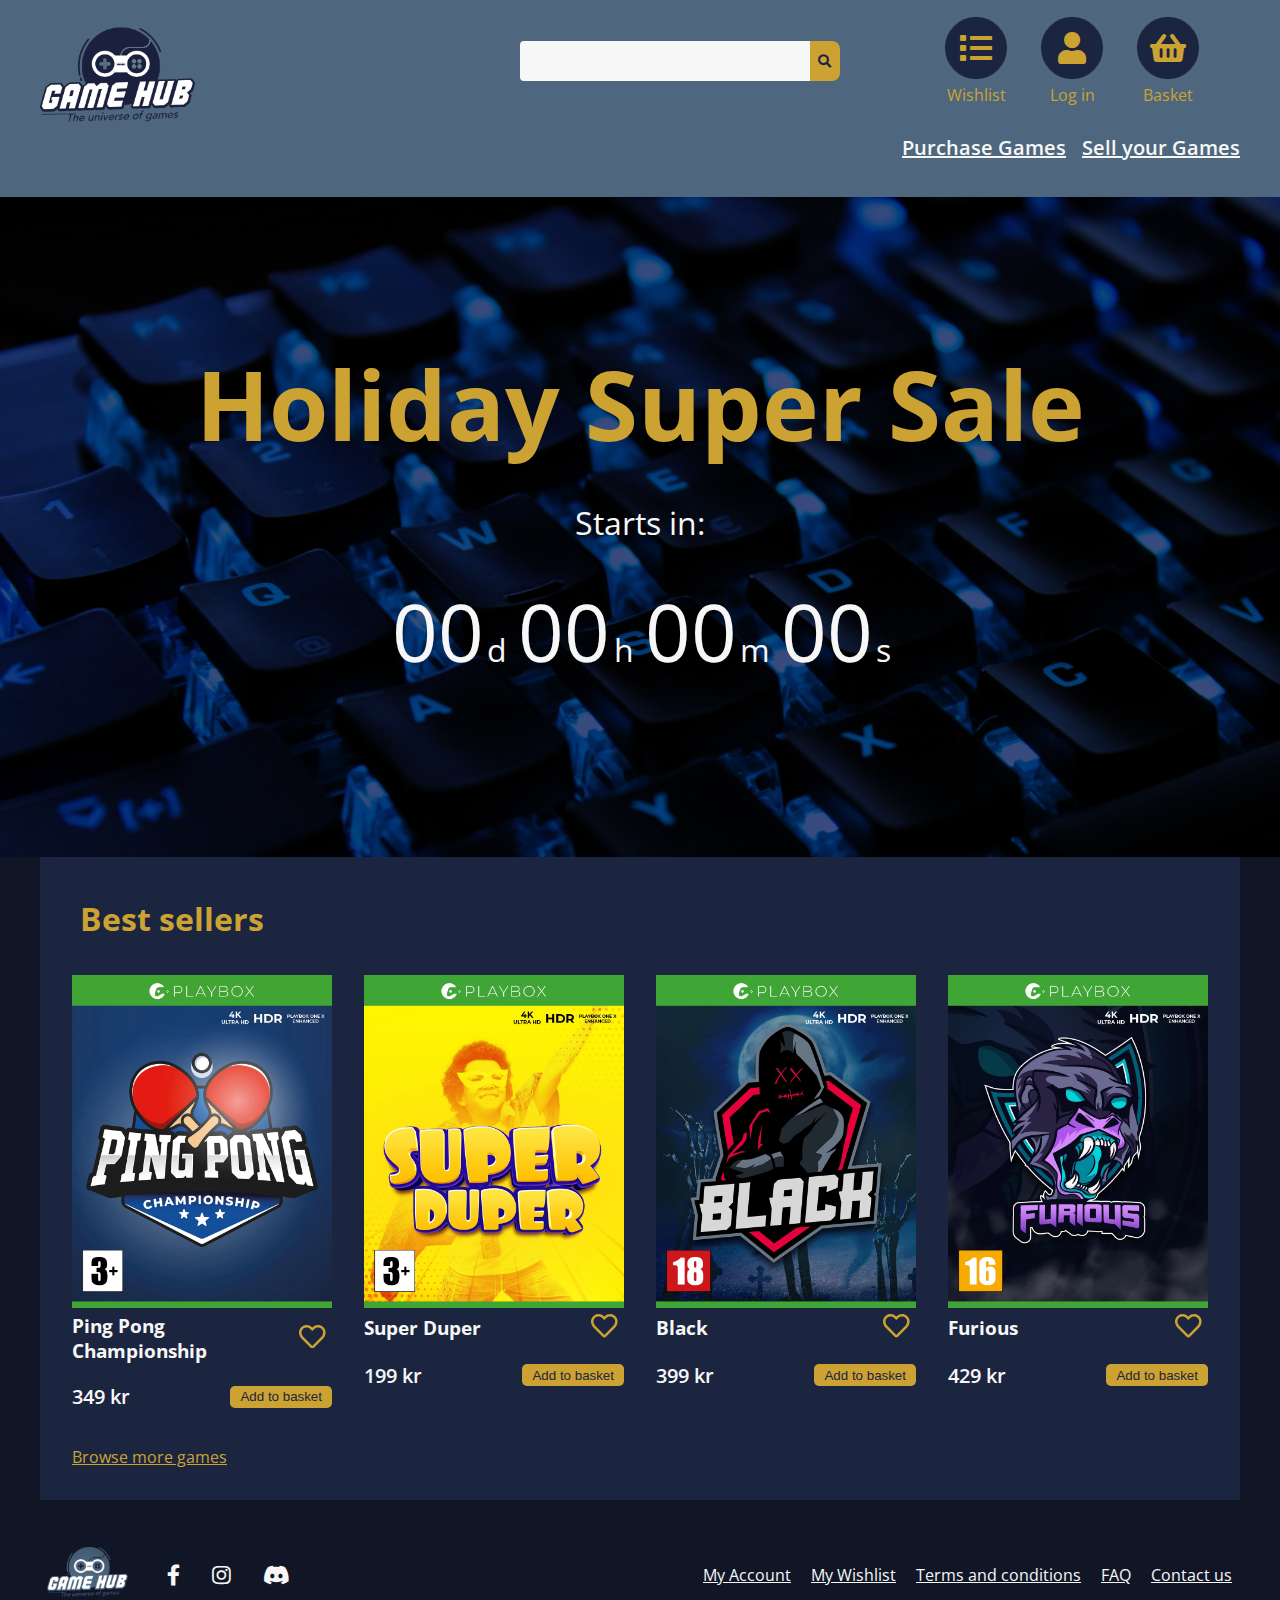
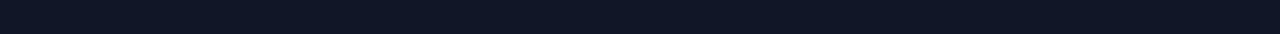
<file: index.html>
<!DOCTYPE html>
<html lang="en">
    <head>
        <meta charset="UTF-8" />
        <meta http-equiv="X-UA-Compatible" content="IE=edge" />
        <meta name="viewport" content="width=device-width, initial-scale=1.0" />
        <title>Gamehub - The universe of games</title>
        <meta
            name="description"
            content="Lorem ipsum dolor sit amet, consectetur adipiscing elit, sed do eiusmod tempor incididunt ut labore et dolore magna aliqua. 
        Ut enim ad minim veniam, quis nostrud exercitation ullamco laboris nisi ut aliquip ex ea commodo consequat. 
        Duis aute irure dolor in reprehenderit in voluptate velit esse cillum dolore eu fugiat nulla pariatur."
        />
        <link rel="preconnect" href="https://fonts.googleapis.com" />
        <link rel="preconnect" href="https://fonts.gstatic.com" crossorigin />
        <link
            href="https://fonts.googleapis.com/css2?family=Open+Sans:wght@400;600&family=Roboto:wght@300;700&display=swap"
            rel="stylesheet"
        />
        <link rel="stylesheet" href="https://cdnjs.cloudflare.com/ajax/libs/font-awesome/5.15.4/css/all.min.css" />
        <link rel="stylesheet" href="./styles/main.css" />
        <!-- Hotjar Tracking Code for https://noroff-interaction-design-ca.netlify.app -->
        <script>
            (function (h, o, t, j, a, r) {
                h.hj =
                    h.hj ||
                    function () {
                        (h.hj.q = h.hj.q || []).push(arguments);
                    };
                h._hjSettings = { hjid: 3144410, hjsv: 6 };
                a = o.getElementsByTagName('head')[0];
                r = o.createElement('script');
                r.async = 1;
                r.src = t + h._hjSettings.hjid + j + h._hjSettings.hjsv;
                a.appendChild(r);
            })(window, document, 'https://static.hotjar.com/c/hotjar-', '.js?sv=');
        </script>
    </head>
    <body id="front-page">
        <header class="site-header">
            <div class="site-header__container cwc">
                <div class="branding">
                    <img class="logo" src="./assets/logo.png" alt="Go to Gamehub frontpage" />
                    <a class="sr-only sr-only-focusable" href="#main-content">Skip to main content</a>
                </div>
                <button aria-label="Open Menu" class="hamburger">
                    <i class="fas fa-bars" aria-hidden="true"></i>
                    <span class="sr-only">Open menu</span>
                </button>
                <div id="mobile-menu" class="mobile-menu">
                    <div class="header-top-row">
                        <form role="search" class="search" action="/search.html" method="GET">
                            <label for="searchbox" class="sr-only">Search for games</label>
                            <input id="searchbox" type="search" name="q" role="searchbox" />
                            <button aria-label="Submit Search" class="btn-search" type="submit">
                                <i class="fas fa-search fa-2l" aria-hidden="true"></i>
                            </button>
                        </form>
                        <div class="utility-menu">
                            <a href="/wishlist.html" class="utility-btn" aria-label="Go to my wishlist">
                                <span class="fa-stack fa-2x">
                                    <i class="fas fa-circle fa-stack-2x primary" aria-hidden="true"></i>
                                    <i class="fas fa-list fa-stack-1x accent" aria-hidden="true"></i>
                                </span>
                                Wishlist
                            </a>
                            <a id="login-btn" href="/login.html" class="utility-btn">
                                <span class="fa-stack fa-2x">
                                    <i class="fas fa-circle fa-stack-2x primary" aria-hidden="true"></i>
                                    <i class="fas fa-user fa-stack-1x accent" aria-hidden="true"></i>
                                </span>
                                Log in
                            </a>
                            <a href="/basket.html" class="utility-btn">
                                <div id="basket-indicator" class="hidden" aria-hidden="true">2</div>
                                <span class="fa-stack fa-2x">
                                    <i class="fas fa-circle fa-stack-2x primary" aria-hidden="true"></i>
                                    <i class="fas fa-shopping-basket fa-stack-1x accent" aria-hidden="true"></i>
                                </span>
                                Basket
                            </a>
                        </div>
                    </div>
                    <nav class="main-nav" aria-label="main">
                        <ul>
                            <li class="main-nav__item">
                                <a href="/games.html" class="main-nav__link">Purchase Games</a>
                            </li>
                            <li class="main-nav__item">
                                <a href="/sell-games.html" class="main-nav__link">Sell your Games</a>
                            </li>
                        </ul>
                    </nav>
                    <button aria-label="Close Menu" class="hamburger-close">
                        <i class="far fa-times-circle" aria-hidden="true"></i><span class="sr-only">Close Menu</span>
                    </button>
                </div>
            </div>
        </header>
        <main id="main-content">
            <section class="jumbotron">
                <div class="jumbotron__content">
                    <h1 class="sr-only">Welcome to Gamehub - The universe of games</h1>
                    <h2 class="jumotron__heading">Holiday Super Sale</h2>
                    <p class="jumotron__subheading">Starts in:</p>
                    <p class="countdown">
                        <span class="timer days">00</span>d <span class="timer hrs">00</span>h
                        <span class="timer min">00</span>m <span class="timer sec">00</span>s
                    </p>
                </div>
            </section>
            <section class="main-content cwc" style="min-height: auto">
                <h2 class="section__heading">Best sellers</h2>
                <ul aria-label="Best selling games" class="product__list">
                    <li class="product__card">
                        <img
                            class="product__image"
                            src="./assets/product-images/GameHub_covers.webp"
                            alt=""
                            data-gameid="1"
                        />
                        <div class="product__header">
                            <a href="/game.html?gameid=1"> <h3 class="product__title">Ping Pong Championship</h3></a
                            ><button class="wishlist-btn sm" data-active="false" data-gameid="1">
                                <svg
                                    class="wishlist-toggle"
                                    xmlns="http://www.w3.org/2000/svg"
                                    viewBox="0 0 512.05 448.77"
                                >
                                    <path
                                        class="wishlist-toggle-full"
                                        d="M458.35,65c-57.8-48.6-147.1-41.3-202.4,15-55.3-56.3-144.6-63.7-202.4-15-75.2,63.3-64.2,166.5-10.6,221.2l175.4,178.7a52.52,52.52,0,0,0,75.2.1L469,286.25C522.45,231.55,533.65,128.35,458.35,65Z"
                                        transform="translate(0.05 -31.98)"
                                    />
                                    <path
                                        class="wishlist-toggle-line"
                                        d="M458.4,64.3C400.6,15.7,311.3,23,256,79.3,200.7,23,111.4,15.6,53.6,64.3-21.6,127.6-10.6,230.8,43,285.5L218.4,464.2a52.52,52.52,0,0,0,75.2.1L469,285.6C522.5,230.9,533.7,127.7,458.4,64.3ZM434.8,251.8,259.4,430.5c-2.4,2.4-4.4,2.4-6.8,0L77.2,251.8c-36.5-37.2-43.9-107.6,7.3-150.7,38.9-32.7,98.9-27.8,136.5,10.5l35,35.7,35-35.7c37.8-38.5,97.8-43.2,136.5-10.6,51.1,43.1,43.5,113.9,7.3,150.8Z"
                                        transform="translate(0.05 -31.98)"
                                    />
                                </svg>
                                <span class="sr-only">Add to wishlist</span>
                            </button>
                        </div>
                        <div class="product__footer">
                            <p class="product__price">349 kr</p>
                            <button class="add-to-cart" data-gameid="1">Add to basket</button>
                        </div>
                    </li>
                    <li class="product__card">
                        <img
                            class="product__image"
                            src="./assets/product-images/GameHub_covers2.webp"
                            alt=""
                            data-gameid="2"
                        />
                        <div class="product__header">
                            <a href="/game.html?gameid=2"><h3 class="product__title">Super Duper</h3></a>
                            <button class="wishlist-btn sm" data-active="false" data-gameid="2">
                                <svg
                                    class="wishlist-toggle"
                                    xmlns="http://www.w3.org/2000/svg"
                                    viewBox="0 0 512.05 448.77"
                                >
                                    <path
                                        class="wishlist-toggle-full"
                                        d="M458.35,65c-57.8-48.6-147.1-41.3-202.4,15-55.3-56.3-144.6-63.7-202.4-15-75.2,63.3-64.2,166.5-10.6,221.2l175.4,178.7a52.52,52.52,0,0,0,75.2.1L469,286.25C522.45,231.55,533.65,128.35,458.35,65Z"
                                        transform="translate(0.05 -31.98)"
                                    />
                                    <path
                                        class="wishlist-toggle-line"
                                        d="M458.4,64.3C400.6,15.7,311.3,23,256,79.3,200.7,23,111.4,15.6,53.6,64.3-21.6,127.6-10.6,230.8,43,285.5L218.4,464.2a52.52,52.52,0,0,0,75.2.1L469,285.6C522.5,230.9,533.7,127.7,458.4,64.3ZM434.8,251.8,259.4,430.5c-2.4,2.4-4.4,2.4-6.8,0L77.2,251.8c-36.5-37.2-43.9-107.6,7.3-150.7,38.9-32.7,98.9-27.8,136.5,10.5l35,35.7,35-35.7c37.8-38.5,97.8-43.2,136.5-10.6,51.1,43.1,43.5,113.9,7.3,150.8Z"
                                        transform="translate(0.05 -31.98)"
                                    />
                                </svg>
                                <span class="sr-only">Add to wishlist</span>
                            </button>
                        </div>
                        <div class="product__footer">
                            <p class="product__price">199 kr</p>
                            <button class="add-to-cart" data-gameid="2">Add to basket</button>
                        </div>
                    </li>
                    <li class="product__card">
                        <img
                            class="product__image"
                            src="./assets/product-images/GameHub_covers3.webp"
                            alt=""
                            data-gameid="3"
                        />
                        <div class="product__header">
                            <a href="/game.html?gameid=3"><h3 class="product__title">Black</h3></a>
                            <button class="wishlist-btn sm" data-active="false" data-gameid="3">
                                <svg
                                    class="wishlist-toggle"
                                    xmlns="http://www.w3.org/2000/svg"
                                    viewBox="0 0 512.05 448.77"
                                >
                                    <path
                                        class="wishlist-toggle-full"
                                        d="M458.35,65c-57.8-48.6-147.1-41.3-202.4,15-55.3-56.3-144.6-63.7-202.4-15-75.2,63.3-64.2,166.5-10.6,221.2l175.4,178.7a52.52,52.52,0,0,0,75.2.1L469,286.25C522.45,231.55,533.65,128.35,458.35,65Z"
                                        transform="translate(0.05 -31.98)"
                                    />
                                    <path
                                        class="wishlist-toggle-line"
                                        d="M458.4,64.3C400.6,15.7,311.3,23,256,79.3,200.7,23,111.4,15.6,53.6,64.3-21.6,127.6-10.6,230.8,43,285.5L218.4,464.2a52.52,52.52,0,0,0,75.2.1L469,285.6C522.5,230.9,533.7,127.7,458.4,64.3ZM434.8,251.8,259.4,430.5c-2.4,2.4-4.4,2.4-6.8,0L77.2,251.8c-36.5-37.2-43.9-107.6,7.3-150.7,38.9-32.7,98.9-27.8,136.5,10.5l35,35.7,35-35.7c37.8-38.5,97.8-43.2,136.5-10.6,51.1,43.1,43.5,113.9,7.3,150.8Z"
                                        transform="translate(0.05 -31.98)"
                                    />
                                </svg>
                                <span class="sr-only">Add to wishlist</span>
                            </button>
                        </div>
                        <div class="product__footer">
                            <p class="product__price">399 kr</p>
                            <button class="add-to-cart" data-gameid="3">Add to basket</button>
                        </div>
                    </li>
                    <li class="product__card">
                        <img
                            class="product__image"
                            src="./assets/product-images/GameHub_covers4.webp"
                            alt=""
                            data-gameid="4"
                        />
                        <div class="product__header">
                            <a href="/game.html?4"> <h3 class="product__title">Furious</h3> </a>
                            <button class="wishlist-btn sm" data-active="false" data-gameid="4">
                                <svg
                                    class="wishlist-toggle"
                                    xmlns="http://www.w3.org/2000/svg"
                                    viewBox="0 0 512.05 448.77"
                                >
                                    <path
                                        class="wishlist-toggle-full"
                                        d="M458.35,65c-57.8-48.6-147.1-41.3-202.4,15-55.3-56.3-144.6-63.7-202.4-15-75.2,63.3-64.2,166.5-10.6,221.2l175.4,178.7a52.52,52.52,0,0,0,75.2.1L469,286.25C522.45,231.55,533.65,128.35,458.35,65Z"
                                        transform="translate(0.05 -31.98)"
                                    />
                                    <path
                                        class="wishlist-toggle-line"
                                        d="M458.4,64.3C400.6,15.7,311.3,23,256,79.3,200.7,23,111.4,15.6,53.6,64.3-21.6,127.6-10.6,230.8,43,285.5L218.4,464.2a52.52,52.52,0,0,0,75.2.1L469,285.6C522.5,230.9,533.7,127.7,458.4,64.3ZM434.8,251.8,259.4,430.5c-2.4,2.4-4.4,2.4-6.8,0L77.2,251.8c-36.5-37.2-43.9-107.6,7.3-150.7,38.9-32.7,98.9-27.8,136.5,10.5l35,35.7,35-35.7c37.8-38.5,97.8-43.2,136.5-10.6,51.1,43.1,43.5,113.9,7.3,150.8Z"
                                        transform="translate(0.05 -31.98)"
                                    />
                                </svg>
                                <span class="sr-only">Add to wishlist</span>
                            </button>
                        </div>
                        <div class="product__footer">
                            <p class="product__price">429 kr</p>
                            <button class="add-to-cart" data-gameid="4">Add to basket</button>
                        </div>
                    </li>
                </ul>
                <a class="section__link" href="/games.html">Browse more games</a>
            </section>
        </main>
        <footer class="site-footer">
            <div class="cwc">
                <div class="footer-branding">
                    <div class="footer-logo">
                        <img src="./assets/footer-logo.png" alt="" />
                    </div>
                    <div class="some-links">
                        <ul>
                            <li class="some-link facebook fa-lg">
                                <a href="http://facebook.com"
                                    ><i class="fab fa-facebook-f" aria-hidden="true"></i
                                    ><span class="sr-only">Facebook</span></a
                                >
                            </li>
                            <li class="some-link instagram fa-lg">
                                <a href="http://instagram.com"
                                    ><i class="fab fa-instagram" aria-hidden="true"></i
                                    ><span class="sr-only">Instagram</span></a
                                >
                            </li>
                            <li class="some-link discord fa-lg">
                                <a href="http://discord.com"
                                    ><i class="fab fa-discord" aria-hidden="true"></i
                                    ><span class="sr-only">Discord</span></a
                                >
                            </li>
                        </ul>
                    </div>
                    <!-- end some-links -->
                </div>
                <!-- end footer-branding -->
                <nav class="footer-nav" aria-label="footer">
                    <ul>
                        <li class="footer-nav__item">
                            <a href="/account.html" class="footer-nav__link">My Account</a>
                        </li>
                        <li class="footer-nav__item">
                            <a href="/wishlist.html" class="footer-nav__link">My Wishlist</a>
                        </li>
                        <li class="footer-nav__item">
                            <a href="/terms-and-conditions.html" class="footer-nav__link">Terms and conditions</a>
                        </li>
                        <li class="footer-nav__item">
                            <a href="/faq.html" class="footer-nav__link">FAQ</a>
                        </li>
                        <li class="footer-nav__item">
                            <a href="/contact-us.html" class="footer-nav__link">Contact us</a>
                        </li>
                    </ul>
                </nav>
            </div>
        </footer>
        <script type="module" src="./scripts/main.js"></script>
        <script type="module" src="./scripts/countdown.js"></script>
    </body>
</html>
</file>
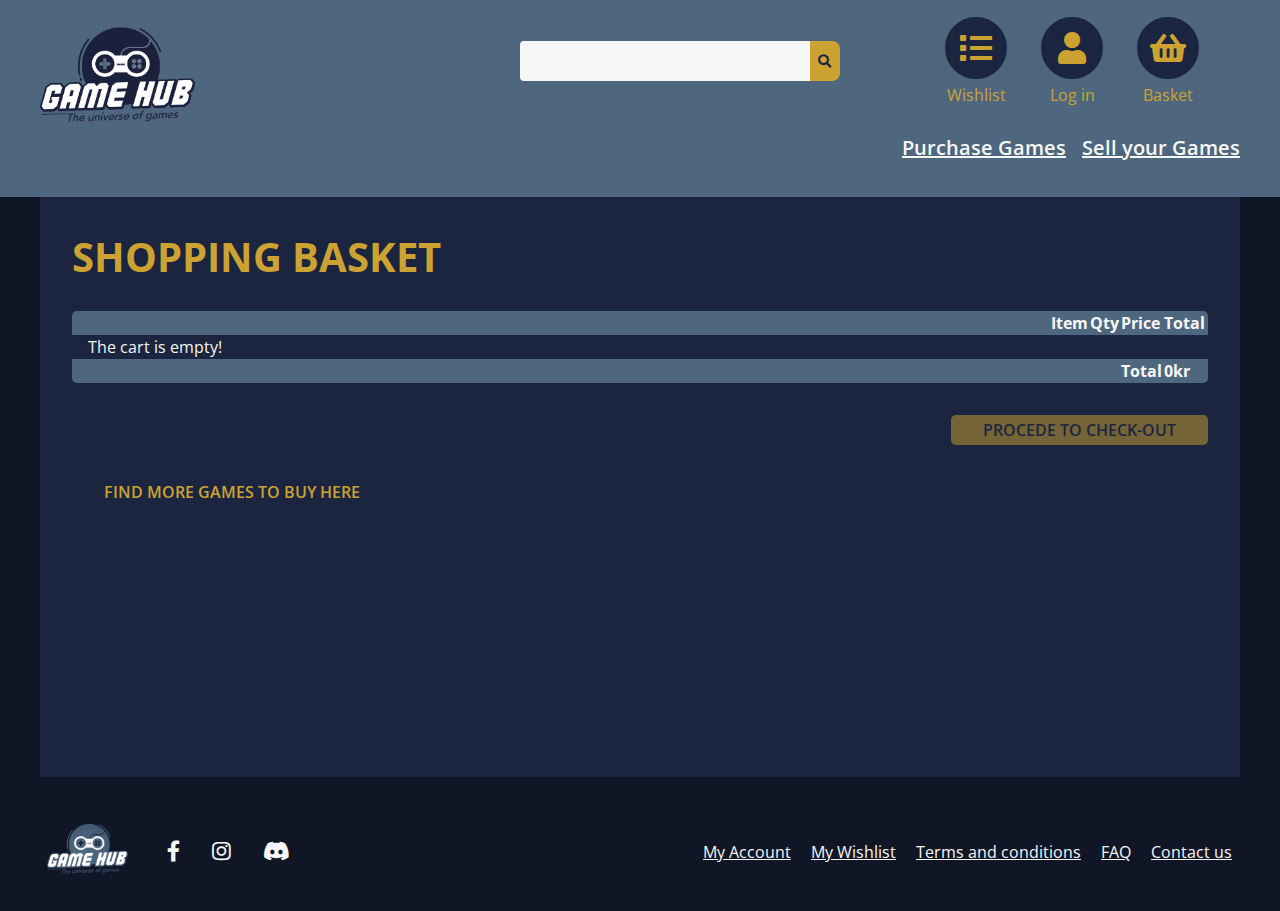
<file: basket.html>
<!DOCTYPE html>
<html lang="en">
    <head>
        <meta charset="UTF-8" />
        <meta http-equiv="X-UA-Compatible" content="IE=edge" />
        <meta name="viewport" content="width=device-width, initial-scale=1.0" />
        <title>Shopping Basket | Gamehub - The universe of games</title>
        <link rel="preconnect" href="https://fonts.googleapis.com" />
        <link rel="preconnect" href="https://fonts.gstatic.com" crossorigin />
        <link
            href="https://fonts.googleapis.com/css2?family=Open+Sans:wght@400;600&family=Roboto:wght@300;700&display=swap"
            rel="stylesheet"
        />
        <link rel="stylesheet" href="https://cdnjs.cloudflare.com/ajax/libs/font-awesome/5.15.4/css/all.min.css" />
        <link rel="stylesheet" href="./styles/main.css" />
        <!-- Hotjar Tracking Code for https://noroff-interaction-design-ca.netlify.app -->
        <script>
            (function (h, o, t, j, a, r) {
                h.hj =
                    h.hj ||
                    function () {
                        (h.hj.q = h.hj.q || []).push(arguments);
                    };
                h._hjSettings = { hjid: 3144410, hjsv: 6 };
                a = o.getElementsByTagName('head')[0];
                r = o.createElement('script');
                r.async = 1;
                r.src = t + h._hjSettings.hjid + j + h._hjSettings.hjsv;
                a.appendChild(r);
            })(window, document, 'https://static.hotjar.com/c/hotjar-', '.js?sv=');
        </script>
    </head>
    <body id="basket">
        <header class="site-header">
            <div class="site-header__container cwc">
                <div class="branding">
                    <a href="/">
                        <img class="logo" src="./assets/logo.png" alt="Go to Gamehub frontpage" />
                    </a>
                    <a class="sr-only sr-only-focusable" href="#main-content">Skip to main content</a>
                </div>
                <button aria-label="Open Menu" class="hamburger">
                    <i class="fas fa-bars" aria-hidden="true"></i>
                    <span class="sr-only">Open menu</span>
                </button>
                <div id="mobile-menu" class="mobile-menu">
                    <div class="header-top-row">
                        <form role="search" class="search" action="/search.html" method="GET">
                            <label for="searchbox" class="sr-only">Search</label>
                            <input id="searchbox" type="search" name="q" role="searchbox" />
                            <button aria-label="Submit Search" class="btn-search" type="submit">
                                <i class="fas fa-search fa-2l" aria-hidden="true"></i>
                            </button>
                        </form>
                        <div class="utility-menu">
                            <a href="/wishlist.html" class="utility-btn" aria-label="Go to my wishlist">
                                <span class="fa-stack fa-2x">
                                    <i class="fas fa-circle fa-stack-2x primary" aria-hidden="true"></i>
                                    <i class="fas fa-list fa-stack-1x accent" aria-hidden="true"></i>
                                </span>
                                Wishlist
                            </a>
                            <a id="login-btn" href="/login.html" class="utility-btn">
                                <span class="fa-stack fa-2x">
                                    <i class="fas fa-circle fa-stack-2x primary" aria-hidden="true"></i>
                                    <i class="fas fa-user fa-stack-1x accent" aria-hidden="true"></i>
                                </span>
                                Log in
                            </a>
                            <a href="/basket.html" class="utility-btn">
                                <div id="basket-indicator" class="hidden" aria-hidden="true">2</div>
                                <span class="fa-stack fa-2x">
                                    <i class="fas fa-circle fa-stack-2x primary" aria-hidden="true"></i>
                                    <i class="fas fa-shopping-basket fa-stack-1x accent" aria-hidden="true"></i>
                                </span>
                                Basket
                            </a>
                        </div>
                    </div>
                    <nav class="main-nav" aria-label="main">
                        <ul role="list">
                            <li class="main-nav__item">
                                <a href="/games.html" class="main-nav__link">Purchase Games</a>
                            </li>
                            <li class="main-nav__item">
                                <a href="/sell-games.html" class="main-nav__link">Sell your Games</a>
                            </li>
                        </ul>
                    </nav>
                    <button aria-label="Close Menu" class="hamburger-close">
                        <i class="far fa-times-circle" aria-hidden="true"></i><span class="sr-only">Close Menu</span>
                    </button>
                </div>
            </div>
        </header>
        <main id="main-content" class="main-content cwc">
            <h1>Shopping Basket</h1>

            <table id="cart" class="basket-items">
                <thead class="basket-header">
                    <tr>
                        <th class="product-image-cell"></th>
                        <th class="cart-items-cell">Item</th>
                        <th class="cart-qty-cell">Qty</th>
                        <th class="cart-price-cell">Price</th>
                        <th class="cart-total-cell">Total</th>
                        <th class="cart-delete-cell"></th>
                    </tr>
                </thead>
                <tbody id="cart-body">
                    <tr id="empty-cart">
                        <td style="width: 100%; margin-block: 5rem">The cart is empty!!</td>
                    </tr>
                </tbody>
                <tfoot class="basket-footer">
                    <tr>
                        <th class="product-image-cell"></th>
                        <th class="cart-items-cell"></th>
                        <th class="cart-qty-cell"></th>
                        <th class="cart-price-cell">Total</th>
                        <th id="cart-total" class="cart-total-cell">0</th>
                        <th class="cart-delete-cell"></th>
                    </tr>
                </tfoot>
            </table>
            <div class="align-right pb2">
                <a id="check-out-btn" class="btn btn-primary" href="/check-out.html"> Procede to check-out</a>
            </div>
            <div>
                <a class="btn" href="/games.html">Find more games to buy here</a>
            </div>
        </main>
        <footer class="site-footer">
            <div class="cwc">
                <div class="footer-branding">
                    <div class="footer-logo">
                        <img src="./assets/footer-logo.png" alt="" />
                    </div>
                    <div class="some-links">
                        <ul>
                            <li class="some-link facebook fa-lg">
                                <a href="http://facebook.com"
                                    ><i class="fab fa-facebook-f" aria-hidden="true"></i
                                    ><span class="sr-only">Facebook</span></a
                                >
                            </li>
                            <li class="some-link instagram fa-lg">
                                <a href="http://instagram.com"
                                    ><i class="fab fa-instagram" aria-hidden="true"></i
                                    ><span class="sr-only">Instagram</span></a
                                >
                            </li>
                            <li class="some-link discord fa-lg">
                                <a href="http://discord.com"
                                    ><i class="fab fa-discord" aria-hidden="true"></i
                                    ><span class="sr-only">Discord</span></a
                                >
                            </li>
                        </ul>
                    </div>
                    <!-- end some-links -->
                </div>
                <!-- end footer-branding -->
                <nav class="footer-nav" aria-label="footer">
                    <ul role="list">
                        <li class="footer-nav__item">
                            <a href="/account.html" class="footer-nav__link">My Account</a>
                        </li>
                        <li class="footer-nav__item">
                            <a href="/wishlist.html" class="footer-nav__link">My Wishlist</a>
                        </li>
                        <li class="footer-nav__item">
                            <a href="/terms-and-conditions.html" class="footer-nav__link">Terms and conditions</a>
                        </li>
                        <li class="footer-nav__item">
                            <a href="/faq.html" class="footer-nav__link">FAQ</a>
                        </li>
                        <li class="footer-nav__item">
                            <a href="/contact-us.html" class="footer-nav__link">Contact us</a>
                        </li>
                    </ul>
                </nav>
            </div>
        </footer>
        <script type="module" src="./scripts/main.js"></script>
    </body>
</html>
</file>
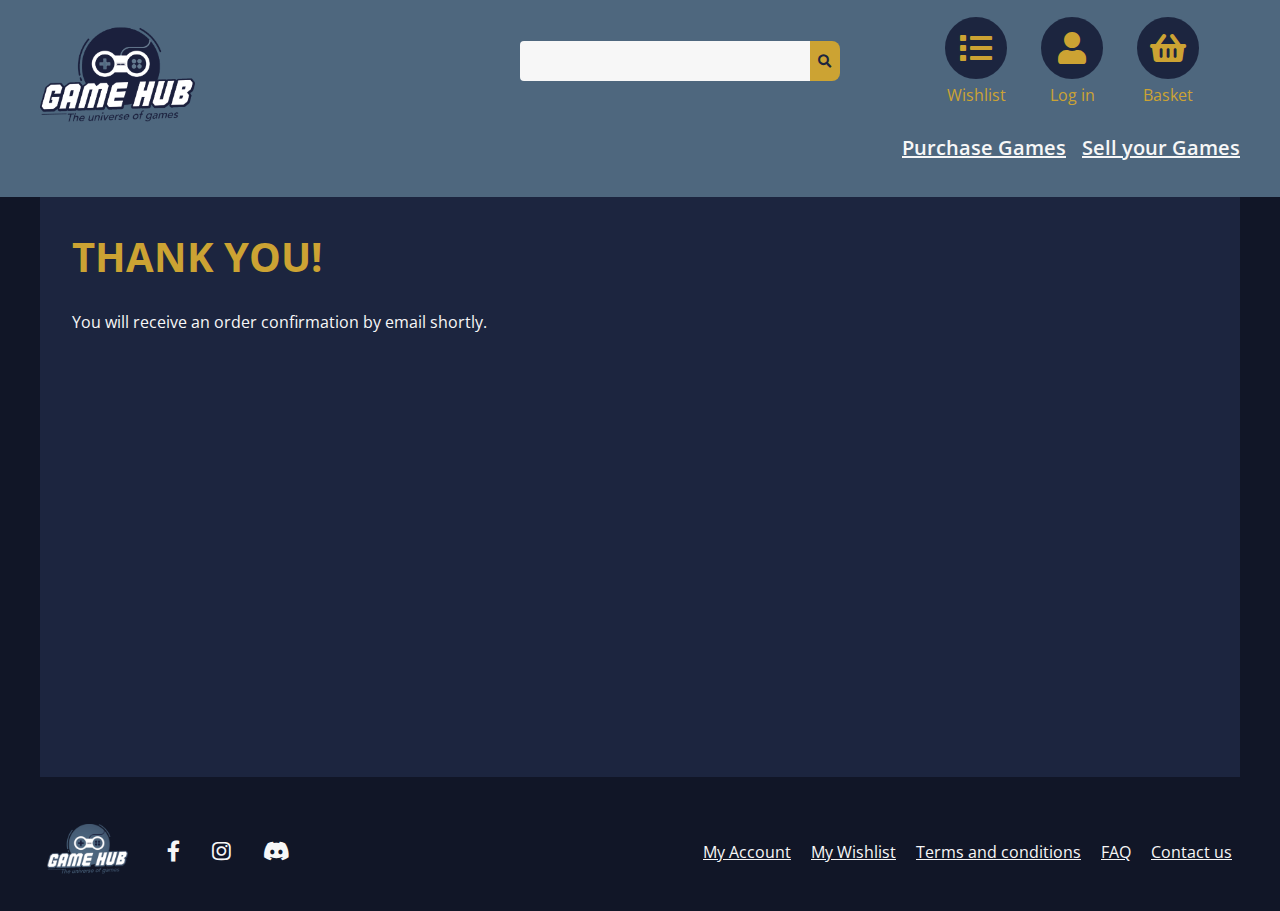
<file: check-out-complete.html>
<!DOCTYPE html>
<html lang="en">
    <head>
        <meta charset="UTF-8" />
        <meta http-equiv="X-UA-Compatible" content="IE=edge" />
        <meta name="viewport" content="width=device-width, initial-scale=1.0" />
        <title>Thank you for your Purchase | Gamehub - The universe of games</title>
        <link rel="preconnect" href="https://fonts.googleapis.com" />
        <link rel="preconnect" href="https://fonts.gstatic.com" crossorigin />
        <link
            href="https://fonts.googleapis.com/css2?family=Open+Sans:wght@400;600&family=Roboto:wght@300;700&display=swap"
            rel="stylesheet"
        />
        <link rel="stylesheet" href="https://cdnjs.cloudflare.com/ajax/libs/font-awesome/5.15.4/css/all.min.css" />
        <link rel="stylesheet" href="./styles/main.css" />
        <!-- Hotjar Tracking Code for https://noroff-interaction-design-ca.netlify.app -->
        <script>
            (function (h, o, t, j, a, r) {
                h.hj =
                    h.hj ||
                    function () {
                        (h.hj.q = h.hj.q || []).push(arguments);
                    };
                h._hjSettings = { hjid: 3144410, hjsv: 6 };
                a = o.getElementsByTagName('head')[0];
                r = o.createElement('script');
                r.async = 1;
                r.src = t + h._hjSettings.hjid + j + h._hjSettings.hjsv;
                a.appendChild(r);
            })(window, document, 'https://static.hotjar.com/c/hotjar-', '.js?sv=');
        </script>
    </head>
    <body id="check-out-complete">
        <header class="site-header">
            <div class="site-header__container cwc">
                <div class="branding">
                    <a href="/">
                        <img class="logo" src="./assets/logo.png" alt="Go to Gamehub frontpage" />
                    </a>
                    <a class="sr-only sr-only-focusable" href="#main-content">Skip to main content</a>
                </div>
                <button aria-label="Open Menu" class="hamburger">
                    <i class="fas fa-bars" aria-hidden="true"></i>
                    <span class="sr-only">Open menu</span>
                </button>
                <div id="mobile-menu" class="mobile-menu">
                    <div class="header-top-row">
                        <form role="search" class="search" action="/search.html" method="GET">
                            <label for="searchbox" class="sr-only">Search</label>
                            <input id="searchbox" type="search" name="q" role="searchbox" />
                            <button aria-label="Submit Search" class="btn-search" type="submit">
                                <i class="fas fa-search fa-2l" aria-hidden="true"></i>
                            </button>
                        </form>
                        <div class="utility-menu">
                            <a href="/wishlist.html" class="utility-btn" aria-label="Go to my wishlist">
                                <span class="fa-stack fa-2x">
                                    <i class="fas fa-circle fa-stack-2x primary" aria-hidden="true"></i>
                                    <i class="fas fa-list fa-stack-1x accent" aria-hidden="true"></i>
                                </span>
                                Wishlist
                            </a>
                            <a id="login-btn" href="/login.html" class="utility-btn">
                                <span class="fa-stack fa-2x">
                                    <i class="fas fa-circle fa-stack-2x primary" aria-hidden="true"></i>
                                    <i class="fas fa-user fa-stack-1x accent" aria-hidden="true"></i>
                                </span>
                                Log in
                            </a>
                            <a href="/basket.html" class="utility-btn">
                                <div id="basket-indicator" class="hidden" aria-hidden="true">2</div>
                                <span class="fa-stack fa-2x">
                                    <i class="fas fa-circle fa-stack-2x primary" aria-hidden="true"></i>
                                    <i class="fas fa-shopping-basket fa-stack-1x accent" aria-hidden="true"></i>
                                </span>
                                Basket
                            </a>
                        </div>
                    </div>
                    <nav class="main-nav" aria-label="main">
                        <ul role="list">
                            <li class="main-nav__item">
                                <a href="/games.html" class="main-nav__link">Purchase Games</a>
                            </li>
                            <li class="main-nav__item">
                                <a href="/sell-games.html" class="main-nav__link">Sell your Games</a>
                            </li>
                        </ul>
                    </nav>
                    <button aria-label="Close Menu" class="hamburger-close">
                        <i class="far fa-times-circle" aria-hidden="true"></i><span class="sr-only">Close Menu</span>
                    </button>
                </div>
            </div>
        </header>
        <main id="main-content" class="main-content cwc">
            <h1>Thank You!</h1>
            <p>You will receive an order confirmation by email shortly.</p>
        </main>
        <footer class="site-footer">
            <div class="cwc">
                <div class="footer-branding">
                    <div class="footer-logo">
                        <img src="./assets/footer-logo.png" alt="" />
                    </div>
                    <div class="some-links">
                        <ul>
                            <li class="some-link facebook fa-lg">
                                <a href="http://facebook.com"
                                    ><i class="fab fa-facebook-f" aria-hidden="true"></i
                                    ><span class="sr-only">Facebook</span></a
                                >
                            </li>
                            <li class="some-link instagram fa-lg">
                                <a href="http://instagram.com"
                                    ><i class="fab fa-instagram" aria-hidden="true"></i
                                    ><span class="sr-only">Instagram</span></a
                                >
                            </li>
                            <li class="some-link discord fa-lg">
                                <a href="http://discord.com"
                                    ><i class="fab fa-discord" aria-hidden="true"></i
                                    ><span class="sr-only">Discord</span></a
                                >
                            </li>
                        </ul>
                    </div>
                    <!-- end some-links -->
                </div>
                <!-- end footer-branding -->
                <nav class="footer-nav" aria-label="footer">
                    <ul role="list">
                        <li class="footer-nav__item">
                            <a href="/account.html" class="footer-nav__link">My Account</a>
                        </li>
                        <li class="footer-nav__item">
                            <a href="/wishlist.html" class="footer-nav__link">My Wishlist</a>
                        </li>
                        <li class="footer-nav__item">
                            <a href="/terms-and-conditions.html" class="footer-nav__link">Terms and conditions</a>
                        </li>
                        <li class="footer-nav__item">
                            <a href="/faq.html" class="footer-nav__link">FAQ</a>
                        </li>
                        <li class="footer-nav__item">
                            <a href="/contact-us.html" class="footer-nav__link">Contact us</a>
                        </li>
                    </ul>
                </nav>
            </div>
        </footer>
        <script type="module" src="./scripts/main.js"></script>
    </body>
</html>
</file>
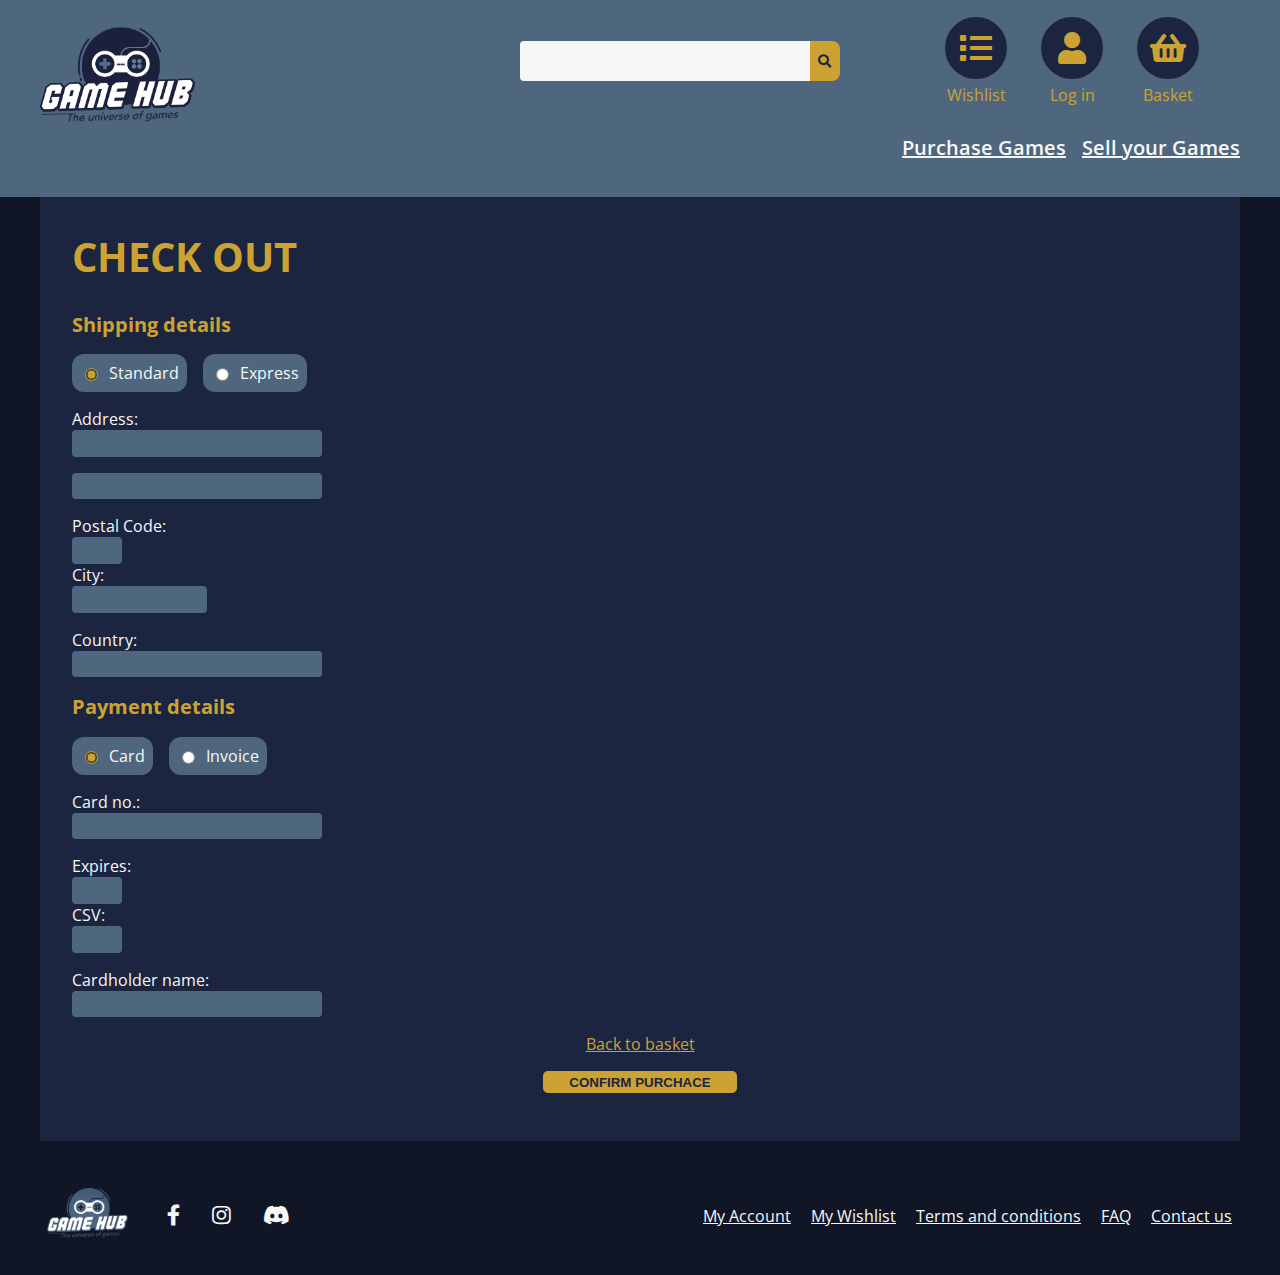
<file: check-out.html>
<!DOCTYPE html>
<html lang="en">
    <head>
        <meta charset="UTF-8" />
        <meta http-equiv="X-UA-Compatible" content="IE=edge" />
        <meta name="viewport" content="width=device-width, initial-scale=1.0" />
        <title>Check out | Gamehub - The universe of games</title>
        <link rel="preconnect" href="https://fonts.googleapis.com" />
        <link rel="preconnect" href="https://fonts.gstatic.com" crossorigin />
        <link
            href="https://fonts.googleapis.com/css2?family=Open+Sans:wght@400;600&family=Roboto:wght@300;700&display=swap"
            rel="stylesheet"
        />
        <link rel="stylesheet" href="https://cdnjs.cloudflare.com/ajax/libs/font-awesome/5.15.4/css/all.min.css" />
        <link rel="stylesheet" href="./styles/main.css" />
        <!-- Hotjar Tracking Code for https://noroff-interaction-design-ca.netlify.app -->
        <script>
            (function (h, o, t, j, a, r) {
                h.hj =
                    h.hj ||
                    function () {
                        (h.hj.q = h.hj.q || []).push(arguments);
                    };
                h._hjSettings = { hjid: 3144410, hjsv: 6 };
                a = o.getElementsByTagName('head')[0];
                r = o.createElement('script');
                r.async = 1;
                r.src = t + h._hjSettings.hjid + j + h._hjSettings.hjsv;
                a.appendChild(r);
            })(window, document, 'https://static.hotjar.com/c/hotjar-', '.js?sv=');
        </script>
    </head>
    <body id="check-out">
        <header class="site-header">
            <div class="site-header__container cwc">
                <div class="branding">
                    <a href="/">
                        <img class="logo" src="./assets/logo.png" alt="Go to Gamehub frontpage" />
                    </a>
                    <a class="sr-only sr-only-focusable" href="#main-content">Skip to main content</a>
                </div>
                <button aria-label="Open Menu" class="hamburger">
                    <i class="fas fa-bars" aria-hidden="true"></i>
                    <span class="sr-only">Open menu</span>
                </button>
                <div id="mobile-menu" class="mobile-menu">
                    <div class="header-top-row">
                        <form role="search" class="search" action="/search.html" method="GET">
                            <label for="searchbox" class="sr-only">Search</label>
                            <input id="searchbox" type="search" name="q" role="searchbox" />
                            <button aria-label="Submit Search" class="btn-search" type="submit">
                                <i class="fas fa-search fa-2l" aria-hidden="true"></i>
                            </button>
                        </form>
                        <div class="utility-menu">
                            <a href="/wishlist.html" class="utility-btn" aria-label="Go to my wishlist">
                                <span class="fa-stack fa-2x">
                                    <i class="fas fa-circle fa-stack-2x primary" aria-hidden="true"></i>
                                    <i class="fas fa-list fa-stack-1x accent" aria-hidden="true"></i>
                                </span>
                                Wishlist
                            </a>
                            <a id="login-btn" href="/login.html" class="utility-btn">
                                <span class="fa-stack fa-2x">
                                    <i class="fas fa-circle fa-stack-2x primary" aria-hidden="true"></i>
                                    <i class="fas fa-user fa-stack-1x accent" aria-hidden="true"></i>
                                </span>
                                Log in
                            </a>
                            <a href="/basket.html" class="utility-btn">
                                <div id="basket-indicator" class="hidden" aria-hidden="true">2</div>
                                <span class="fa-stack fa-2x">
                                    <i class="fas fa-circle fa-stack-2x primary" aria-hidden="true"></i>
                                    <i class="fas fa-shopping-basket fa-stack-1x accent" aria-hidden="true"></i>
                                </span>
                                Basket
                            </a>
                        </div>
                    </div>
                    <nav class="main-nav" aria-label="main">
                        <ul role="list">
                            <li class="main-nav__item">
                                <a href="/games.html" class="main-nav__link">Purchase Games</a>
                            </li>
                            <li class="main-nav__item">
                                <a href="/sell-games.html" class="main-nav__link">Sell your Games</a>
                            </li>
                        </ul>
                    </nav>
                    <button aria-label="Close Menu" class="hamburger-close">
                        <i class="far fa-times-circle" aria-hidden="true"></i><span class="sr-only">Close Menu</span>
                    </button>
                </div>
            </div>
        </header>
        <main id="main-content" class="main-content cwc">
            <h1>Check out</h1>
            <form action="/">
                <h2>Shipping details</h2>
                <div class="radio-group">
                    <div class="radio-pill">
                        <input id="standard-shipping" type="radio" name="shipping" value="standard" checked />
                        <label for="standard-shipping"> Standard</label>
                    </div>
                    <div class="radio-pill">
                        <input id="express-shipping" type="radio" name="shipping" value="express" />
                        <label for="express-shipping">Express</label>
                    </div>
                </div>
                <div class="form-control">
                    <label for="address">Address:</label>
                    <input id="address" type="text" name="address" autocomplete="address-line1" required />
                </div>
                <div class="form-control">
                    <input id="address2" class="no-label" type="text" name="address2" autocomplete="address-line2" />
                </div>
                <div class="form-control">
                    <label for="postal-code">Postal Code:</label>
                    <input
                        class="short"
                        id="postal-code"
                        type="text"
                        name="postal-code"
                        autocomplete="postal-code"
                        required
                    />
                    <label class="short" for="city">City:</label>
                    <input class="medium" id="city" type="text" name="city" autocomplete="address-level1" required />
                </div>
                <div class="form-control">
                    <label for="country">Country:</label>
                    <input id="country" type="text" name="country" autocomplete="country-name" required />
                </div>
                <h2>Payment details</h2>
                <div class="radio-group">
                    <div class="radio-pill">
                        <input id="payment-method-card" type="radio" name="payment-method" value="card" checked />
                        <label for="payment-method-card">Card</label>
                    </div>
                    <div class="radio-pill">
                        <input id="payment-method-invoice" type="radio" name="payment-method" value="invoice" />
                        <label for="payment-method-invoice">Invoice</label>
                    </div>
                </div>
                <div class="form-control">
                    <label for="card-number">Card no.:</label>
                    <input id="card-number" type="text" name="card-number" autocomplete="cc-number" required />
                </div>
                <div class="form-control">
                    <label for="expires">Expires:</label>
                    <input class="short" id="expires" type="text" name="expires" autocomplete="cc-exp" required />
                    <label class="short" for="csv">CSV:</label>
                    <input class="short" id="csv" type="text" name="csc" autocomplete="cc-csc" required />
                </div>
                <div class="form-control">
                    <label for="cardholder-name">Cardholder name:</label>
                    <input id="cardholder-name" type="text" name="cardholder-name" autocomplete="cc-name" required />
                </div>
                <div class="form-control form-control-btns">
                    <a class="mia" href="/basket.html">Back to basket</a>
                    <button class="btn btn-primary" type="submit">Confirm purchace</button>
                </div>
            </form>
        </main>
        <footer class="site-footer">
            <div class="cwc">
                <div class="footer-branding">
                    <div class="footer-logo">
                        <img src="./assets/footer-logo.png" alt="" />
                    </div>
                    <div class="some-links">
                        <ul>
                            <li class="some-link facebook fa-lg">
                                <a href="http://facebook.com"
                                    ><i class="fab fa-facebook-f" aria-hidden="true"></i
                                    ><span class="sr-only">Facebook</span></a
                                >
                            </li>
                            <li class="some-link instagram fa-lg">
                                <a href="http://instagram.com"
                                    ><i class="fab fa-instagram" aria-hidden="true"></i
                                    ><span class="sr-only">Instagram</span></a
                                >
                            </li>
                            <li class="some-link discord fa-lg">
                                <a href="http://discord.com"
                                    ><i class="fab fa-discord" aria-hidden="true"></i
                                    ><span class="sr-only">Discord</span></a
                                >
                            </li>
                        </ul>
                    </div>
                    <!-- end some-links -->
                </div>
                <!-- end footer-branding -->
                <nav class="footer-nav" aria-label="footer">
                    <ul role="list">
                        <li class="footer-nav__item">
                            <a href="/account.html" class="footer-nav__link">My Account</a>
                        </li>
                        <li class="footer-nav__item">
                            <a href="/wishlist.html" class="footer-nav__link">My Wishlist</a>
                        </li>
                        <li class="footer-nav__item">
                            <a href="/terms-and-conditions.html" class="footer-nav__link">Terms and conditions</a>
                        </li>
                        <li class="footer-nav__item">
                            <a href="/faq.html" class="footer-nav__link">FAQ</a>
                        </li>
                        <li class="footer-nav__item">
                            <a href="/contact-us.html" class="footer-nav__link">Contact us</a>
                        </li>
                    </ul>
                </nav>
            </div>
        </footer>
        <script type="module" src="./scripts/main.js"></script>
    </body>
</html>
</file>
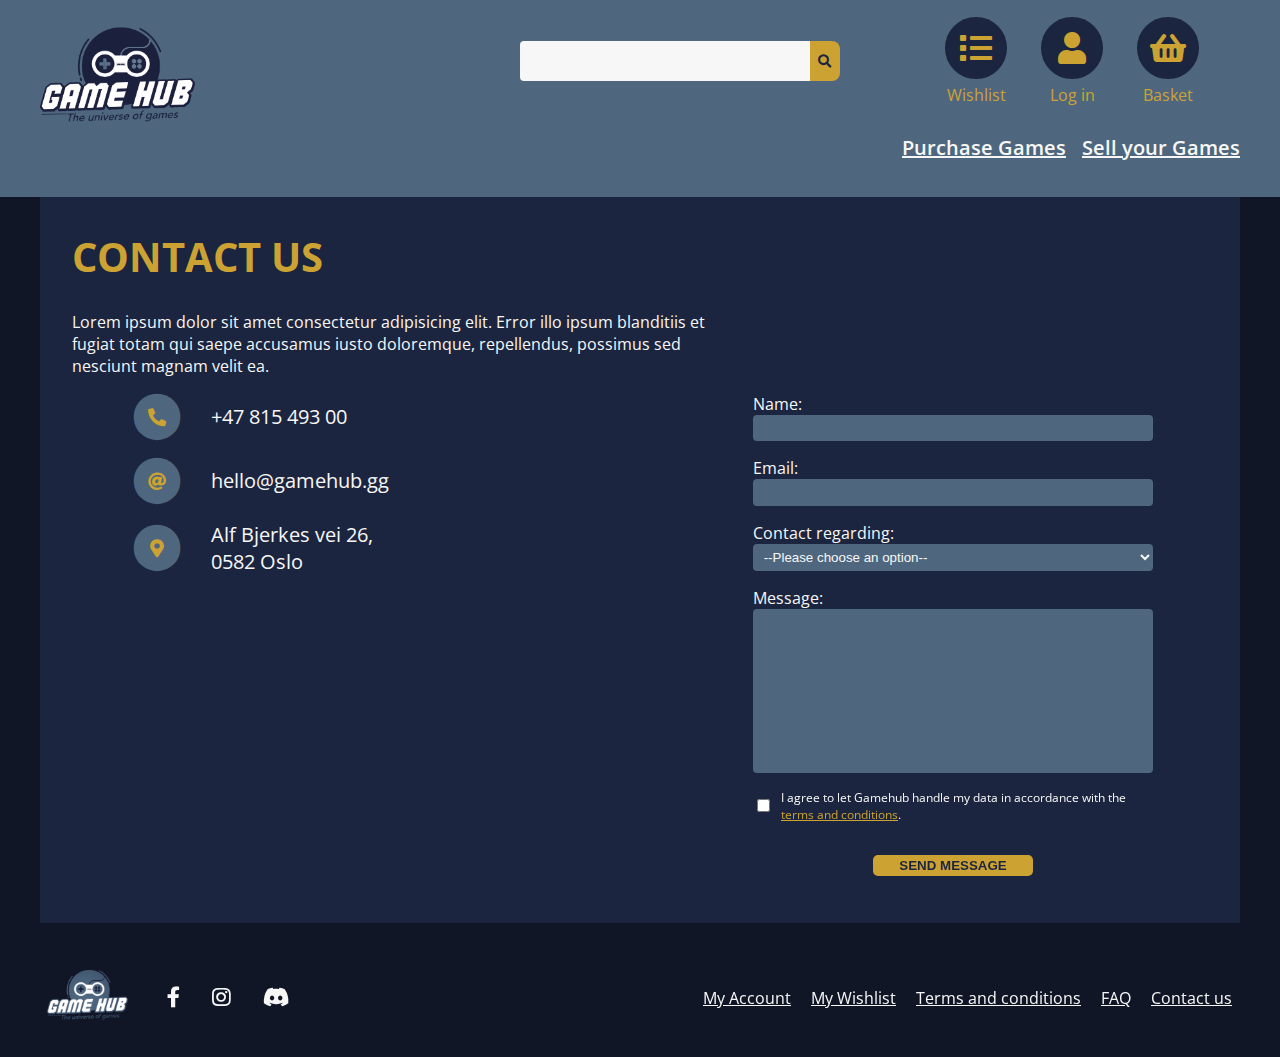
<file: contact-us.html>
<!DOCTYPE html>
<html lang="en">
    <head>
        <meta charset="UTF-8" />
        <meta http-equiv="X-UA-Compatible" content="IE=edge" />
        <meta name="viewport" content="width=device-width, initial-scale=1.0" />
        <title>Contact Us | Gamehub - The universe of games</title>
        <link rel="preconnect" href="https://fonts.googleapis.com" />
        <link rel="preconnect" href="https://fonts.gstatic.com" crossorigin />
        <link
            href="https://fonts.googleapis.com/css2?family=Open+Sans:wght@400;600&family=Roboto:wght@300;700&display=swap"
            rel="stylesheet"
        />
        <link rel="stylesheet" href="https://cdnjs.cloudflare.com/ajax/libs/font-awesome/5.15.4/css/all.min.css" />

        <link rel="stylesheet" href="./styles/main.css" />
        <!-- Hotjar Tracking Code for https://noroff-interaction-design-ca.netlify.app -->
        <script>
            (function (h, o, t, j, a, r) {
                h.hj =
                    h.hj ||
                    function () {
                        (h.hj.q = h.hj.q || []).push(arguments);
                    };
                h._hjSettings = { hjid: 3144410, hjsv: 6 };
                a = o.getElementsByTagName('head')[0];
                r = o.createElement('script');
                r.async = 1;
                r.src = t + h._hjSettings.hjid + j + h._hjSettings.hjsv;
                a.appendChild(r);
            })(window, document, 'https://static.hotjar.com/c/hotjar-', '.js?sv=');
        </script>
    </head>
    <body id="contact">
        <header class="site-header">
            <div class="site-header__container cwc">
                <div class="branding">
                    <a href="/">
                        <img class="logo" src="./assets/logo.png" alt="Go to Gamehub frontpage" />
                    </a>
                    <a class="sr-only sr-only-focusable" href="#main-content">Skip to main content</a>
                </div>
                <button aria-label="Open Menu" class="hamburger">
                    <i class="fas fa-bars" aria-hidden="true"></i>
                    <span class="sr-only">Open menu</span>
                </button>
                <div id="mobile-menu" class="mobile-menu">
                    <div class="header-top-row">
                        <form role="search" class="search" action="/search.html" method="GET">
                            <label for="searchbox" class="sr-only">Search</label>
                            <input id="searchbox" type="search" name="q" role="searchbox" />
                            <button aria-label="Submit Search" class="btn-search" type="submit">
                                <i class="fas fa-search fa-2l" aria-hidden="true"></i>
                            </button>
                        </form>
                        <div class="utility-menu">
                            <a href="/wishlist.html" class="utility-btn" aria-label="Go to my wishlist">
                                <span class="fa-stack fa-2x">
                                    <i class="fas fa-circle fa-stack-2x primary" aria-hidden="true"></i>
                                    <i class="fas fa-list fa-stack-1x accent" aria-hidden="true"></i>
                                </span>
                                Wishlist
                            </a>
                            <a id="login-btn" href="/login.html" class="utility-btn">
                                <span class="fa-stack fa-2x">
                                    <i class="fas fa-circle fa-stack-2x primary" aria-hidden="true"></i>
                                    <i class="fas fa-user fa-stack-1x accent" aria-hidden="true"></i>
                                </span>
                                Log in
                            </a>
                            <a href="/basket.html" class="utility-btn">
                                <div id="basket-indicator" class="hidden" aria-hidden="true">2</div>
                                <span class="fa-stack fa-2x">
                                    <i class="fas fa-circle fa-stack-2x primary" aria-hidden="true"></i>
                                    <i class="fas fa-shopping-basket fa-stack-1x accent" aria-hidden="true"></i>
                                </span>
                                Basket
                            </a>
                        </div>
                    </div>
                    <nav class="main-nav" aria-label="main">
                        <ul role="list">
                            <li class="main-nav__item">
                                <a href="/games.html" class="main-nav__link">Purchase Games</a>
                            </li>
                            <li class="main-nav__item">
                                <a href="/sell-games.html" class="main-nav__link">Sell your Games</a>
                            </li>
                        </ul>
                    </nav>
                    <button aria-label="Close Menu" class="hamburger-close">
                        <i class="far fa-times-circle" aria-hidden="true"></i><span class="sr-only">Close Menu</span>
                    </button>
                </div>
            </div>
        </header>
        <main id="main-content" class="main-content cwc">
            <h1>Contact us</h1>
            <p>
                Lorem ipsum dolor sit amet consectetur adipisicing elit. Error illo ipsum blanditiis et fugiat totam qui
                saepe accusamus iusto doloremque, repellendus, possimus sed nesciunt magnam velit ea.
            </p>
            <div class="col-2">
                <div class="contact-details">
                    <div class="contact-detail">
                        <span class="fa-stack fa-2x">
                            <i class="fas fa-circle fa-sm fa-stack-2x secondary"></i>
                            <i class="fas fa-phone-alt fa-xs fa-stack-1x accent"></i>
                        </span>
                        <a href="tel:+4781549300">+47 815 493 00</a>
                    </div>
                    <div class="contact-detail">
                        <span class="fa-stack fa-2x">
                            <i class="fas fa-circle fa-sm fa-stack-2x secondary"></i>
                            <i class="fas fa-at fa-xs fa-stack-1x accent"></i>
                        </span>
                        <a href="mailto:hello@gamehub.gg">hello@gamehub.gg</a>
                    </div>
                    <div class="contact-detail">
                        <span class="fa-stack fa-2x">
                            <i class="fas fa-circle fa-sm fa-stack-2x secondary"></i>
                            <i class="fas fa-map-marker-alt fa-xs fa-stack-1x accent"></i>
                        </span>
                        <a href="https://goo.gl/maps/SuCGG66huXtYad32A">
                            <address>
                                Alf Bjerkes vei 26, <br />
                                0582 Oslo
                            </address>
                        </a>
                    </div>
                    <iframe
                        class="map"
                        src="https://www.google.com/maps/embed?pb=!1m18!1m12!1m3!1d1998.7572417168938!2d10.833297316096873!3d59.93617028187526!2m3!1f0!2f0!3f0!3m2!1i1024!2i768!4f13.1!3m3!1m2!1s0x46416fc47ac9e259%3A0x163b7052fa0f499c!2sAlf%20Bjerckes%20vei%2026!5e0!3m2!1sen!2sno!4v1635800783137!5m2!1sen!2sno"
                        width="500"
                        height="300"
                        style="border: 0"
                        allowfullscreen=""
                        loading="lazy"
                    ></iframe>
                </div>
                <form class="contact-form" action="">
                    <div class="form-control">
                        <label for="name">Name:</label>
                        <input type="text" id="name" autocomplete="name" required />
                        <p id="name-error" class="error-message"></p>
                    </div>
                    <div class="form-control">
                        <label for="email">Email: </label>
                        <input type="email" id="email" autocomplete="email" required />
                        <p id="email-error" class="error-message"></p>
                    </div>
                    <div class="form-control">
                        <label for="reason">Contact regarding: </label>
                        <select name="reasom" id="reason" required>
                            <option value="">--Please choose an option--</option>
                            <option value="warrenty">New games warrenty</option>
                            <option value="used-games">Used games warrenty</option>
                            <option value="returns">Return of items</option>
                            <option value="other">Other</option>
                        </select>
                        <p id="reason-error" class="error-message"></p>
                    </div>
                    <div class="form-control">
                        <label for="message">Message:</label>
                        <textarea name="message" id="message" resize></textarea>
                        <p id="message-error" class="error-message"></p>
                    </div>
                    <div class="terms">
                        <input type="checkbox" id="terms" name="terms" />
                        <label for="terms">
                            I agree to let Gamehub handle my data in accordance with the
                            <a href="/terms-amd-conditions">terms and conditions</a>.
                        </label>
                    </div>
                    <p id="terms-error" class="error-message"></p>
                    <button id="submit" class="btn btn-primary" type="submit">Send message</button>
                </form>
            </div>
        </main>
        <footer class="site-footer">
            <div class="cwc">
                <div class="footer-branding">
                    <div class="footer-logo">
                        <img src="./assets/footer-logo.png" alt="" />
                    </div>
                    <div class="some-links">
                        <ul>
                            <li class="some-link facebook fa-lg">
                                <a href="http://facebook.com"
                                    ><i class="fab fa-facebook-f" aria-hidden="true"></i
                                    ><span class="sr-only">Facebook</span></a
                                >
                            </li>
                            <li class="some-link instagram fa-lg">
                                <a href="http://instagram.com"
                                    ><i class="fab fa-instagram" aria-hidden="true"></i
                                    ><span class="sr-only">Instagram</span></a
                                >
                            </li>
                            <li class="some-link discord fa-lg">
                                <a href="http://discord.com"
                                    ><i class="fab fa-discord" aria-hidden="true"></i
                                    ><span class="sr-only">Discord</span></a
                                >
                            </li>
                        </ul>
                    </div>
                    <!-- end some-links -->
                </div>
                <!-- end footer-branding -->
                <nav class="footer-nav" aria-label="footer">
                    <ul role="list">
                        <li class="footer-nav__item">
                            <a href="/account.html" class="footer-nav__link">My Account</a>
                        </li>
                        <li class="footer-nav__item">
                            <a href="/wishlist.html" class="footer-nav__link">My Wishlist</a>
                        </li>
                        <li class="footer-nav__item">
                            <a href="/terms-and-conditions.html" class="footer-nav__link">Terms and conditions</a>
                        </li>
                        <li class="footer-nav__item">
                            <a href="/faq.html" class="footer-nav__link">FAQ</a>
                        </li>
                        <li class="footer-nav__item">
                            <a href="/contact-us.html" class="footer-nav__link">Contact us</a>
                        </li>
                    </ul>
                </nav>
            </div>
        </footer>
        <script type="module" src="./scripts/main.js"></script>
        <script type="module" src="./scripts/contact.js"></script>
    </body>
</html>
</file>
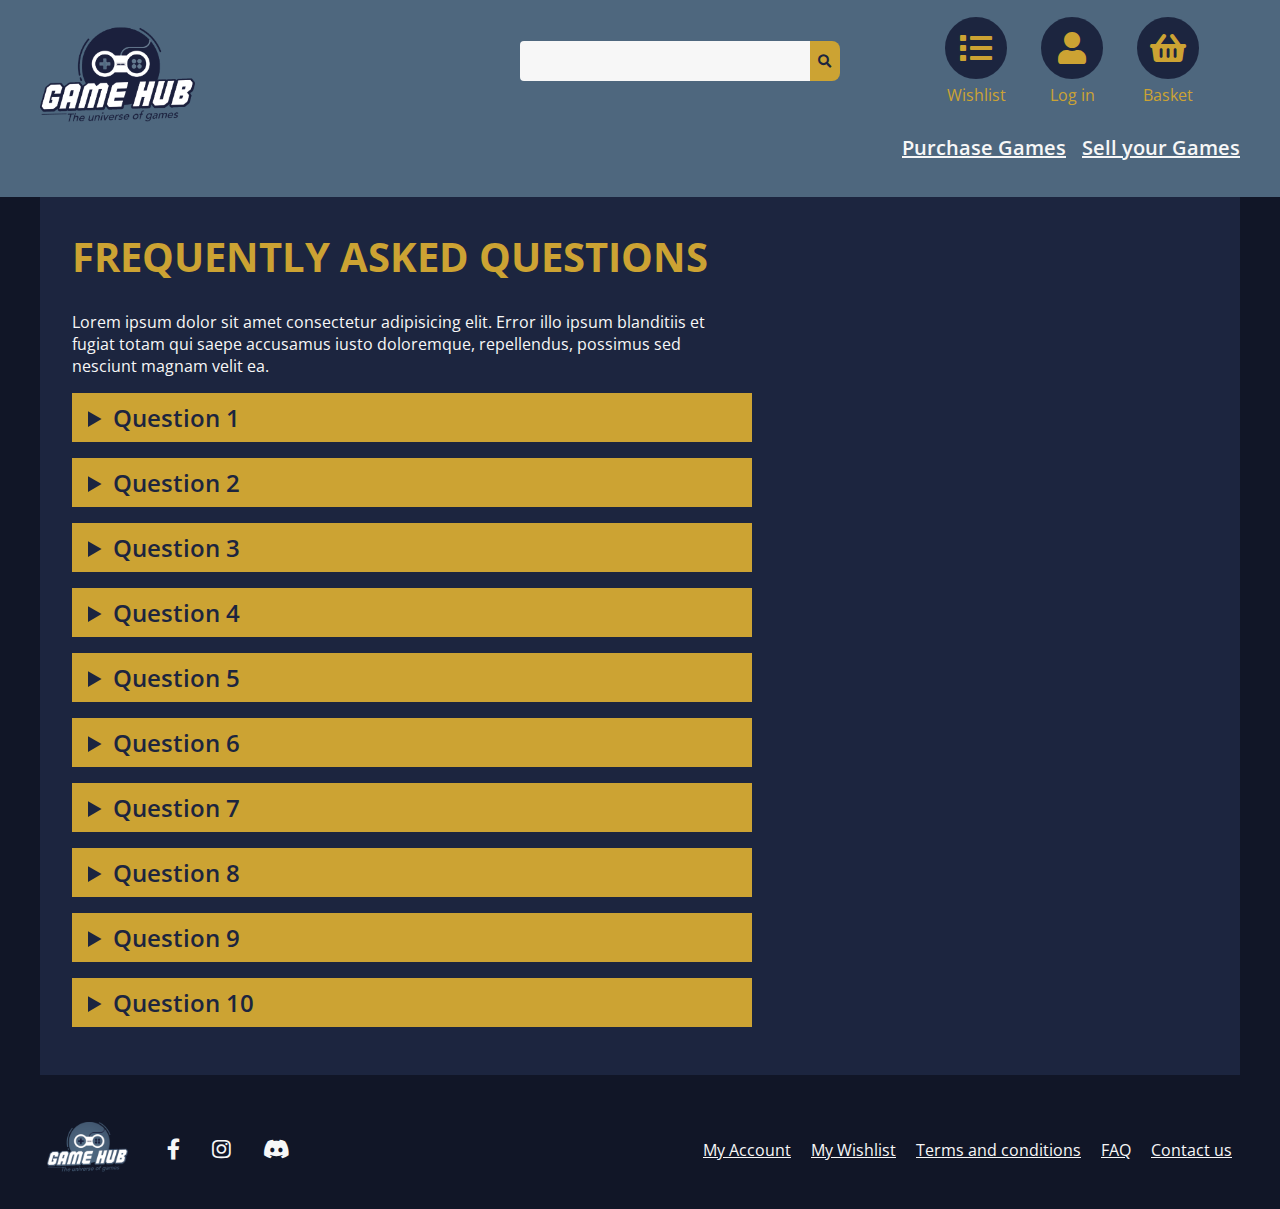
<file: faq.html>
<!DOCTYPE html>
<html lang="en">
    <head>
        <meta charset="UTF-8" />
        <meta http-equiv="X-UA-Compatible" content="IE=edge" />
        <meta name="viewport" content="width=device-width, initial-scale=1.0" />
        <title>Frequently Asked Questions | Gamehub - The universe of games</title>
        <link rel="preconnect" href="https://fonts.googleapis.com" />
        <link rel="preconnect" href="https://fonts.gstatic.com" crossorigin />
        <link
            href="https://fonts.googleapis.com/css2?family=Open+Sans:wght@400;600&family=Roboto:wght@300;700&display=swap"
            rel="stylesheet"
        />
        <link rel="stylesheet" href="https://cdnjs.cloudflare.com/ajax/libs/font-awesome/5.15.4/css/all.min.css" />
        <link rel="stylesheet" href="./styles/main.css" />
        <!-- Hotjar Tracking Code for https://noroff-interaction-design-ca.netlify.app -->
        <script>
            (function (h, o, t, j, a, r) {
                h.hj =
                    h.hj ||
                    function () {
                        (h.hj.q = h.hj.q || []).push(arguments);
                    };
                h._hjSettings = { hjid: 3144410, hjsv: 6 };
                a = o.getElementsByTagName('head')[0];
                r = o.createElement('script');
                r.async = 1;
                r.src = t + h._hjSettings.hjid + j + h._hjSettings.hjsv;
                a.appendChild(r);
            })(window, document, 'https://static.hotjar.com/c/hotjar-', '.js?sv=');
        </script>
    </head>
    <body id="faq">
        <header class="site-header">
            <div class="site-header__container cwc">
                <div class="branding">
                    <a href="/">
                        <img class="logo" src="./assets/logo.png" alt="Go to Gamehub frontpage" />
                    </a>
                    <a class="sr-only sr-only-focusable" href="#main-content">Skip to main content</a>
                </div>
                <button aria-label="Open Menu" class="hamburger">
                    <i class="fas fa-bars" aria-hidden="true"></i>
                    <span class="sr-only">Open menu</span>
                </button>
                <div id="mobile-menu" class="mobile-menu">
                    <div class="header-top-row">
                        <form role="search" class="search" action="/search.html" method="GET">
                            <label for="searchbox" class="sr-only">Search</label>
                            <input id="searchbox" type="search" name="q" role="searchbox" />
                            <button aria-label="Submit Search" class="btn-search" type="submit">
                                <i class="fas fa-search fa-2l" aria-hidden="true"></i>
                            </button>
                        </form>
                        <div class="utility-menu">
                            <a href="/wishlist.html" class="utility-btn" aria-label="Go to my wishlist">
                                <span class="fa-stack fa-2x">
                                    <i class="fas fa-circle fa-stack-2x primary" aria-hidden="true"></i>
                                    <i class="fas fa-list fa-stack-1x accent" aria-hidden="true"></i>
                                </span>
                                Wishlist
                            </a>
                            <a id="login-btn" href="/login.html" class="utility-btn">
                                <span class="fa-stack fa-2x">
                                    <i class="fas fa-circle fa-stack-2x primary" aria-hidden="true"></i>
                                    <i class="fas fa-user fa-stack-1x accent" aria-hidden="true"></i>
                                </span>
                                Log in
                            </a>
                            <a href="/basket.html" class="utility-btn">
                                <div id="basket-indicator" class="hidden" aria-hidden="true">2</div>
                                <span class="fa-stack fa-2x">
                                    <i class="fas fa-circle fa-stack-2x primary" aria-hidden="true"></i>
                                    <i class="fas fa-shopping-basket fa-stack-1x accent" aria-hidden="true"></i>
                                </span>
                                Basket
                            </a>
                        </div>
                    </div>
                    <nav class="main-nav" aria-label="main">
                        <ul role="list">
                            <li class="main-nav__item">
                                <a href="/games.html" class="main-nav__link">Purchase Games</a>
                            </li>
                            <li class="main-nav__item">
                                <a href="/sell-games.html" class="main-nav__link">Sell your Games</a>
                            </li>
                        </ul>
                    </nav>
                    <button aria-label="Close Menu" class="hamburger-close">
                        <i class="far fa-times-circle" aria-hidden="true"></i><span class="sr-only">Close Menu</span>
                    </button>
                </div>
            </div>
        </header>
        <main id="main-content" class="main-content cwc">
            <h1>Frequently Asked Questions</h1>
            <p>
                Lorem ipsum dolor sit amet consectetur adipisicing elit. Error illo ipsum blanditiis et fugiat totam qui
                saepe accusamus iusto doloremque, repellendus, possimus sed nesciunt magnam velit ea.
            </p>
            <div class="questions">
                <details class="faq-block">
                    <summary class="question">Question 1</summary>
                    <p class="answer">
                        Lorem, ipsum dolor sit amet consectetur adipisicing elit. Molestiae id dolor tenetur quidem iure
                        voluptatibus.
                    </p>
                </details>
                <details class="faq-block">
                    <summary class="question">Question 2</summary>
                    <p class="answer">
                        Lorem, ipsum dolor sit amet consectetur adipisicing elit. Molestiae id dolor tenetur quidem iure
                        voluptatibus.
                    </p>
                </details>
                <details class="faq-block">
                    <summary class="question">Question 3</summary>
                    <p class="answer">
                        Lorem, ipsum dolor sit amet consectetur adipisicing elit. Molestiae id dolor tenetur quidem iure
                        voluptatibus.
                    </p>
                </details>
                <details class="faq-block">
                    <summary class="question">Question 4</summary>
                    <p class="answer">
                        Lorem, ipsum dolor sit amet consectetur adipisicing elit. Molestiae id dolor tenetur quidem iure
                        voluptatibus.
                    </p>
                </details>
                <details class="faq-block">
                    <summary class="question">Question 5</summary>
                    <p class="answer">
                        Lorem, ipsum dolor sit amet consectetur adipisicing elit. Molestiae id dolor tenetur quidem iure
                        voluptatibus.
                    </p>
                </details>
                <details class="faq-block">
                    <summary class="question">Question 6</summary>
                    <p class="answer">
                        Lorem, ipsum dolor sit amet consectetur adipisicing elit. Molestiae id dolor tenetur quidem iure
                        voluptatibus.
                    </p>
                </details>
                <details class="faq-block">
                    <summary class="question">Question 7</summary>
                    <p class="answer">
                        Lorem, ipsum dolor sit amet consectetur adipisicing elit. Molestiae id dolor tenetur quidem iure
                        voluptatibus.
                    </p>
                </details>
                <details class="faq-block">
                    <summary class="question">Question 8</summary>
                    <p class="answer">
                        Lorem, ipsum dolor sit amet consectetur adipisicing elit. Molestiae id dolor tenetur quidem iure
                        voluptatibus.
                    </p>
                </details>
                <details class="faq-block">
                    <summary class="question">Question 9</summary>
                    <p class="answer">
                        Lorem, ipsum dolor sit amet consectetur adipisicing elit. Molestiae id dolor tenetur quidem iure
                        voluptatibus.
                    </p>
                </details>
                <details class="faq-block">
                    <summary class="question">Question 10</summary>
                    <p class="answer">
                        Lorem, ipsum dolor sit amet consectetur adipisicing elit. Molestiae id dolor tenetur quidem iure
                        voluptatibus.
                    </p>
                </details>
            </div>
        </main>
        <footer class="site-footer">
            <div class="cwc">
                <div class="footer-branding">
                    <div class="footer-logo">
                        <img src="./assets/footer-logo.png" alt="" />
                    </div>
                    <div class="some-links">
                        <ul>
                            <li class="some-link facebook fa-lg">
                                <a href="http://facebook.com"
                                    ><i class="fab fa-facebook-f" aria-hidden="true"></i
                                    ><span class="sr-only">Facebook</span></a
                                >
                            </li>
                            <li class="some-link instagram fa-lg">
                                <a href="http://instagram.com"
                                    ><i class="fab fa-instagram" aria-hidden="true"></i
                                    ><span class="sr-only">Instagram</span></a
                                >
                            </li>
                            <li class="some-link discord fa-lg">
                                <a href="http://discord.com"
                                    ><i class="fab fa-discord" aria-hidden="true"></i
                                    ><span class="sr-only">Discord</span></a
                                >
                            </li>
                        </ul>
                    </div>
                    <!-- end some-links -->
                </div>
                <!-- end footer-branding -->
                <nav class="footer-nav" aria-label="footer">
                    <ul role="list">
                        <li class="footer-nav__item">
                            <a href="/account.html" class="footer-nav__link">My Account</a>
                        </li>
                        <li class="footer-nav__item">
                            <a href="/wishlist.html" class="footer-nav__link">My Wishlist</a>
                        </li>
                        <li class="footer-nav__item">
                            <a href="/terms-and-conditions.html" class="footer-nav__link">Terms and conditions</a>
                        </li>
                        <li class="footer-nav__item">
                            <a href="/faq.html" class="footer-nav__link">FAQ</a>
                        </li>
                        <li class="footer-nav__item">
                            <a href="/contact-us.html" class="footer-nav__link">Contact us</a>
                        </li>
                    </ul>
                </nav>
            </div>
        </footer>
        <script type="module" src="./scripts/main.js"></script>
    </body>
</html>
</file>
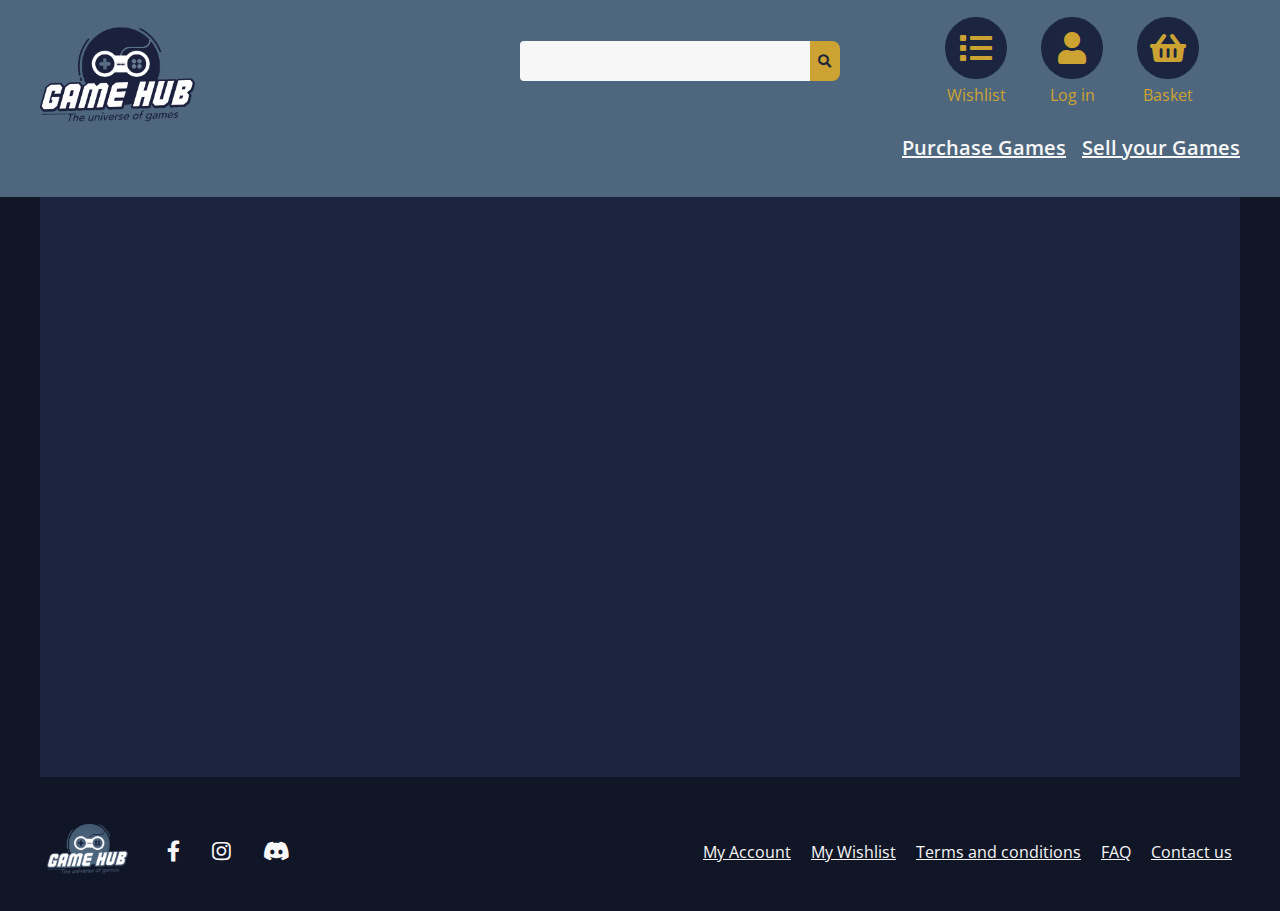
<file: game.html>
<!DOCTYPE html>
<html lang="en">
    <head>
        <meta charset="UTF-8" />
        <meta http-equiv="X-UA-Compatible" content="IE=edge" />
        <meta name="viewport" content="width=device-width, initial-scale=1.0" />
        <title>Gamehub - The universe of games</title>
        <link rel="preconnect" href="https://fonts.googleapis.com" />
        <link rel="preconnect" href="https://fonts.gstatic.com" crossorigin />
        <link
            href="https://fonts.googleapis.com/css2?family=Open+Sans:wght@400;600&family=Roboto:wght@300;700&display=swap"
            rel="stylesheet"
        />
        <link rel="stylesheet" href="https://cdnjs.cloudflare.com/ajax/libs/font-awesome/5.15.4/css/all.min.css" />

        <link rel="stylesheet" href="./styles/main.css" />
        <!-- Hotjar Tracking Code for https://noroff-interaction-design-ca.netlify.app -->
        <script>
            (function (h, o, t, j, a, r) {
                h.hj =
                    h.hj ||
                    function () {
                        (h.hj.q = h.hj.q || []).push(arguments);
                    };
                h._hjSettings = { hjid: 3144410, hjsv: 6 };
                a = o.getElementsByTagName('head')[0];
                r = o.createElement('script');
                r.async = 1;
                r.src = t + h._hjSettings.hjid + j + h._hjSettings.hjsv;
                a.appendChild(r);
            })(window, document, 'https://static.hotjar.com/c/hotjar-', '.js?sv=');
        </script>
    </head>
    <body id="single-game">
        <header class="site-header">
            <div class="site-header__container cwc">
                <div class="branding">
                    <a href="/">
                        <img class="logo" src="./assets/logo.png" alt="Go to Gamehub frontpage" />
                    </a>
                    <a class="sr-only sr-only-focusable" href="#main-content">Skip to main content</a>
                </div>
                <button aria-label="Open Menu" class="hamburger">
                    <i class="fas fa-bars" aria-hidden="true"></i>
                    <span class="sr-only">Open menu</span>
                </button>
                <div id="mobile-menu" class="mobile-menu">
                    <div class="header-top-row">
                        <form role="search" class="search" action="/search.html" method="GET">
                            <label for="searchbox" class="sr-only">Search</label>
                            <input id="searchbox" type="search" name="q" role="searchbox" />
                            <button aria-label="Submit Search" class="btn-search" type="submit">
                                <i class="fas fa-search fa-2l" aria-hidden="true"></i>
                            </button>
                        </form>
                        <div class="utility-menu">
                            <a href="/wishlist.html" class="utility-btn" aria-label="Go to my wishlist">
                                <span class="fa-stack fa-2x">
                                    <i class="fas fa-circle fa-stack-2x primary" aria-hidden="true"></i>
                                    <i class="fas fa-list fa-stack-1x accent" aria-hidden="true"></i>
                                </span>
                                Wishlist
                            </a>
                            <a id="login-btn" href="/login.html" class="utility-btn">
                                <span class="fa-stack fa-2x">
                                    <i class="fas fa-circle fa-stack-2x primary" aria-hidden="true"></i>
                                    <i class="fas fa-user fa-stack-1x accent" aria-hidden="true"></i>
                                </span>
                                Log in
                            </a>
                            <a href="/basket.html" class="utility-btn">
                                <div id="basket-indicator" class="hidden" aria-hidden="true">2</div>
                                <span class="fa-stack fa-2x">
                                    <i class="fas fa-circle fa-stack-2x primary" aria-hidden="true"></i>
                                    <i class="fas fa-shopping-basket fa-stack-1x accent" aria-hidden="true"></i>
                                </span>
                                Basket
                            </a>
                        </div>
                    </div>
                    <nav class="main-nav" aria-label="main">
                        <ul role="list">
                            <li class="main-nav__item">
                                <a href="/games.html" class="main-nav__link">Purchase Games</a>
                            </li>
                            <li class="main-nav__item">
                                <a href="/sell-games.html" class="main-nav__link">Sell your Games</a>
                            </li>
                        </ul>
                    </nav>
                    <button aria-label="Close Menu" class="hamburger-close">
                        <i class="far fa-times-circle" aria-hidden="true"></i><span class="sr-only">Close Menu</span>
                    </button>
                </div>
            </div>
        </header>
        <main id="main-content" class="main-content cwc">
            <div class="single-game"></div>
        </main>
        <footer class="site-footer">
            <div class="cwc">
                <div class="footer-branding">
                    <div class="footer-logo">
                        <img src="./assets/footer-logo.png" alt="" />
                    </div>
                    <div class="some-links">
                        <ul>
                            <li class="some-link facebook fa-lg">
                                <a href="http://facebook.com"
                                    ><i class="fab fa-facebook-f" aria-hidden="true"></i
                                    ><span class="sr-only">Facebook</span></a
                                >
                            </li>
                            <li class="some-link instagram fa-lg">
                                <a href="http://instagram.com"
                                    ><i class="fab fa-instagram" aria-hidden="true"></i
                                    ><span class="sr-only">Instagram</span></a
                                >
                            </li>
                            <li class="some-link discord fa-lg">
                                <a href="http://discord.com"
                                    ><i class="fab fa-discord" aria-hidden="true"></i
                                    ><span class="sr-only">Discord</span></a
                                >
                            </li>
                        </ul>
                    </div>
                    <!-- end some-links -->
                </div>
                <!-- end footer-branding -->
                <nav class="footer-nav" aria-label="footer">
                    <ul role="list">
                        <li class="footer-nav__item">
                            <a href="/account.html" class="footer-nav__link">My Account</a>
                        </li>
                        <li class="footer-nav__item">
                            <a href="/wishlist.html" class="footer-nav__link">My Wishlist</a>
                        </li>
                        <li class="footer-nav__item">
                            <a href="/terms-and-conditions.html" class="footer-nav__link">Terms and conditions</a>
                        </li>
                        <li class="footer-nav__item">
                            <a href="/faq.html" class="footer-nav__link">FAQ</a>
                        </li>
                        <li class="footer-nav__item">
                            <a href="/contact-us.html" class="footer-nav__link">Contact us</a>
                        </li>
                    </ul>
                </nav>
            </div>
        </footer>
        <script type="module" src="./scripts/main.js"></script>
    </body>
</html>
</file>
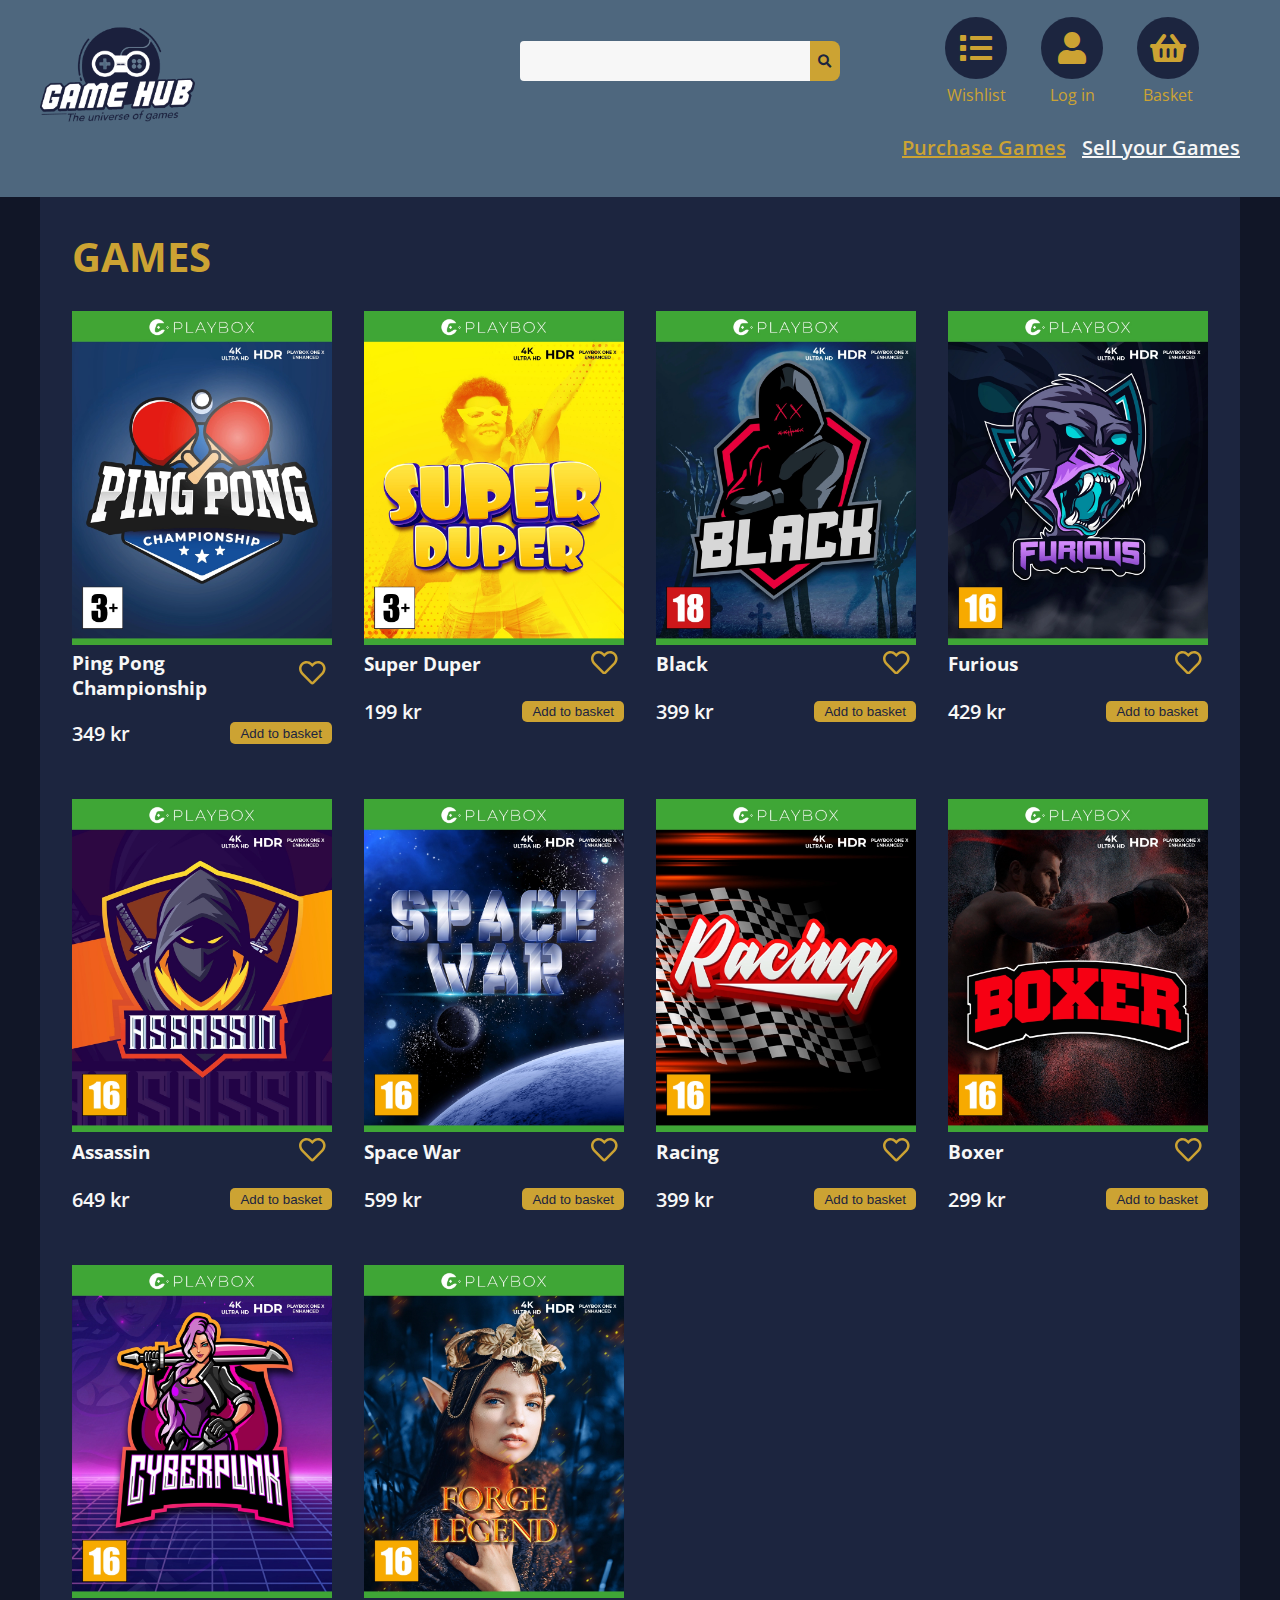
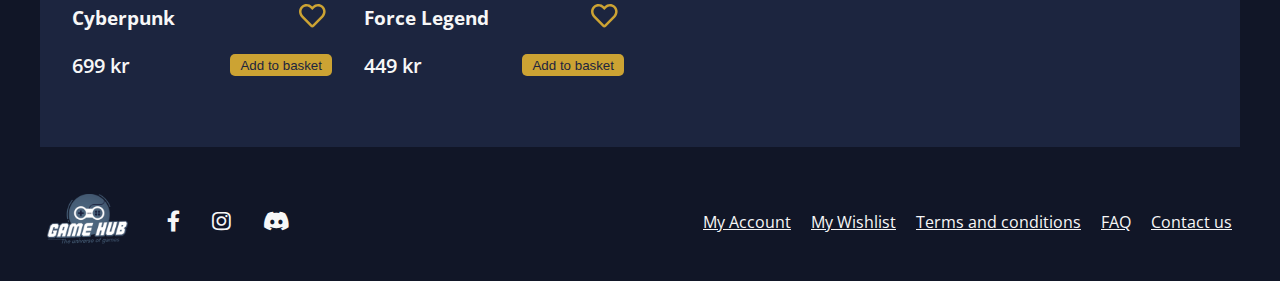
<file: games.html>
<!DOCTYPE html>
<html lang="en">
    <head>
        <meta charset="UTF-8" />
        <meta http-equiv="X-UA-Compatible" content="IE=edge" />
        <meta name="viewport" content="width=device-width, initial-scale=1.0" />
        <title>Purchase Games | Gamehub - The universe of games</title>
        <meta
            name="description"
            content="Lorem ipsum dolor sit amet, consectetur adipiscing elit, sed do eiusmod tempor incididunt ut labore et dolore magna aliqua. 
        Ut enim ad minim veniam, quis nostrud exercitation ullamco laboris nisi ut aliquip ex ea commodo consequat. 
        Duis aute irure dolor in reprehenderit in voluptate velit esse cillum dolore eu fugiat nulla pariatur."
        />
        <link rel="preconnect" href="https://fonts.googleapis.com" />
        <link rel="preconnect" href="https://fonts.gstatic.com" crossorigin />
        <link
            href="https://fonts.googleapis.com/css2?family=Open+Sans:wght@400;600&family=Roboto:wght@300;700&display=swap"
            rel="stylesheet"
        />
        <link rel="stylesheet" href="https://cdnjs.cloudflare.com/ajax/libs/font-awesome/5.15.4/css/all.min.css" />
        <link rel="stylesheet" href="./styles/main.css" />
        <!-- Hotjar Tracking Code for https://noroff-interaction-design-ca.netlify.app -->
        <script>
            (function (h, o, t, j, a, r) {
                h.hj =
                    h.hj ||
                    function () {
                        (h.hj.q = h.hj.q || []).push(arguments);
                    };
                h._hjSettings = { hjid: 3144410, hjsv: 6 };
                a = o.getElementsByTagName('head')[0];
                r = o.createElement('script');
                r.async = 1;
                r.src = t + h._hjSettings.hjid + j + h._hjSettings.hjsv;
                a.appendChild(r);
            })(window, document, 'https://static.hotjar.com/c/hotjar-', '.js?sv=');
        </script>
    </head>
    <body id="wishlist">
        <header class="site-header">
            <div class="site-header__container cwc">
                <div class="branding">
                    <a href="/">
                        <img class="logo" src="./assets/logo.png" alt="Go to Gamehub frontpage" />
                    </a>
                    <a class="sr-only sr-only-focusable" href="#main-content">Skip to main content</a>
                </div>
                <button aria-label="Open Menu" class="hamburger">
                    <i class="fas fa-bars" aria-hidden="true"></i>
                    <span class="sr-only">Open menu</span>
                </button>
                <div id="mobile-menu" class="mobile-menu">
                    <div class="header-top-row">
                        <form role="search" class="search" action="/search.html" method="GET">
                            <label for="searchbox" class="sr-only">Search</label>
                            <input id="searchbox" type="search" name="q" role="searchbox" />
                            <button aria-label="Submit Search" class="btn-search" type="submit">
                                <i class="fas fa-search fa-2l" aria-hidden="true"></i>
                            </button>
                        </form>
                        <div class="utility-menu">
                            <a href="/wishlist.html" class="utility-btn" aria-label="Go to my wishlist">
                                <span class="fa-stack fa-2x">
                                    <i class="fas fa-circle fa-stack-2x primary" aria-hidden="true"></i>
                                    <i class="fas fa-list fa-stack-1x accent" aria-hidden="true"></i>
                                </span>
                                Wishlist
                            </a>
                            <a id="login-btn" href="/login.html" class="utility-btn">
                                <span class="fa-stack fa-2x">
                                    <i class="fas fa-circle fa-stack-2x primary" aria-hidden="true"></i>
                                    <i class="fas fa-user fa-stack-1x accent" aria-hidden="true"></i>
                                </span>
                                Log in
                            </a>
                            <a href="/basket.html" class="utility-btn">
                                <div id="basket-indicator" class="hidden" aria-hidden="true">2</div>
                                <span class="fa-stack fa-2x">
                                    <i class="fas fa-circle fa-stack-2x primary" aria-hidden="true"></i>
                                    <i class="fas fa-shopping-basket fa-stack-1x accent" aria-hidden="true"></i>
                                </span>
                                Basket
                            </a>
                        </div>
                    </div>
                    <nav class="main-nav" aria-label="main">
                        <ul role="list">
                            <li class="main-nav__item">
                                <a href="/games.html" class="main-nav__link active">Purchase Games</a>
                            </li>
                            <li class="main-nav__item">
                                <a href="/sell-games.html" class="main-nav__link">Sell your Games</a>
                            </li>
                        </ul>
                    </nav>
                    <button aria-label="Close Menu" class="hamburger-close">
                        <i class="far fa-times-circle" aria-hidden="true"></i><span class="sr-only">Close Menu</span>
                    </button>
                </div>
            </div>
        </header>
        <main id="main-content" class="main-content cwc">
            <h1>Games</h1>
            <div>
                <ul aria-label="Best selling games" class="product__list"></ul>
            </div>
        </main>
        <footer class="site-footer">
            <div class="cwc">
                <div class="footer-branding">
                    <div class="footer-logo">
                        <img src="./assets/footer-logo.png" alt="" />
                    </div>
                    <div class="some-links">
                        <ul>
                            <li class="some-link facebook fa-lg">
                                <a href="http://facebook.com"
                                    ><i class="fab fa-facebook-f" aria-hidden="true"></i
                                    ><span class="sr-only">Facebook</span></a
                                >
                            </li>
                            <li class="some-link instagram fa-lg">
                                <a href="http://instagram.com"
                                    ><i class="fab fa-instagram" aria-hidden="true"></i
                                    ><span class="sr-only">Instagram</span></a
                                >
                            </li>
                            <li class="some-link discord fa-lg">
                                <a href="http://discord.com"
                                    ><i class="fab fa-discord" aria-hidden="true"></i
                                    ><span class="sr-only">Discord</span></a
                                >
                            </li>
                        </ul>
                    </div>
                    <!-- end some-links -->
                </div>
                <!-- end footer-branding -->
                <nav class="footer-nav" aria-label="footer">
                    <ul role="list">
                        <li class="footer-nav__item">
                            <a href="/account.html" class="footer-nav__link">My Account</a>
                        </li>
                        <li class="footer-nav__item">
                            <a href="/wishlist.html" class="footer-nav__link">My Wishlist</a>
                        </li>
                        <li class="footer-nav__item">
                            <a href="/terms-and-conditions.html" class="footer-nav__link">Terms and conditions</a>
                        </li>
                        <li class="footer-nav__item">
                            <a href="/faq.html" class="footer-nav__link">FAQ</a>
                        </li>
                        <li class="footer-nav__item">
                            <a href="/contact-us.html" class="footer-nav__link">Contact us</a>
                        </li>
                    </ul>
                </nav>
            </div>
        </footer>
        <script type="module" src="./scripts/main.js"></script>
    </body>
</html>
</file>
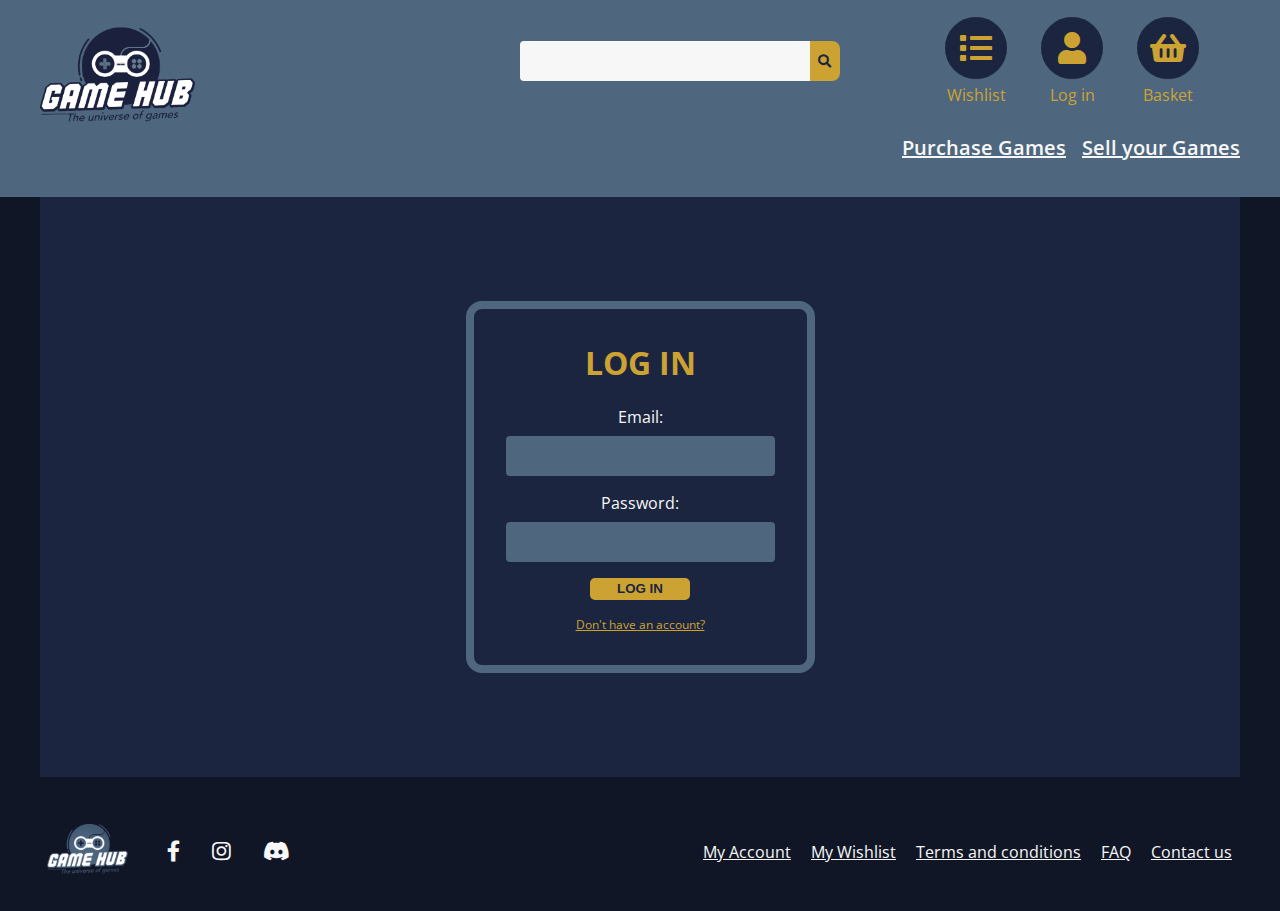
<file: login.html>
<!DOCTYPE html>
<html lang="en">
    <head>
        <meta charset="UTF-8" />
        <meta http-equiv="X-UA-Compatible" content="IE=edge" />
        <meta name="viewport" content="width=device-width, initial-scale=1.0" />
        <title>Log in | Gamehub - The universe of games</title>
        <link rel="preconnect" href="https://fonts.googleapis.com" />
        <link rel="preconnect" href="https://fonts.gstatic.com" crossorigin />
        <link
            href="https://fonts.googleapis.com/css2?family=Open+Sans:wght@400;600&family=Roboto:wght@300;700&display=swap"
            rel="stylesheet"
        />
        <link rel="stylesheet" href="https://cdnjs.cloudflare.com/ajax/libs/font-awesome/5.15.4/css/all.min.css" />
        <link rel="stylesheet" href="./styles/main.css" />
        <!-- Hotjar Tracking Code for https://noroff-interaction-design-ca.netlify.app -->
        <script>
            (function (h, o, t, j, a, r) {
                h.hj =
                    h.hj ||
                    function () {
                        (h.hj.q = h.hj.q || []).push(arguments);
                    };
                h._hjSettings = { hjid: 3144410, hjsv: 6 };
                a = o.getElementsByTagName('head')[0];
                r = o.createElement('script');
                r.async = 1;
                r.src = t + h._hjSettings.hjid + j + h._hjSettings.hjsv;
                a.appendChild(r);
            })(window, document, 'https://static.hotjar.com/c/hotjar-', '.js?sv=');
        </script>
    </head>
    <body id="login">
        <header class="site-header">
            <div class="site-header__container cwc">
                <div class="branding">
                    <a href="/">
                        <img class="logo" src="./assets/logo.png" alt="Go to Gamehub frontpage" />
                    </a>
                    <a class="sr-only sr-only-focusable" href="#main-content">Skip to main content</a>
                </div>
                <button aria-label="Open Menu" class="hamburger">
                    <i class="fas fa-bars" aria-hidden="true"></i>
                    <span class="sr-only">Open menu</span>
                </button>
                <div id="mobile-menu" class="mobile-menu">
                    <div class="header-top-row">
                        <form role="search" class="search" action="/search.html" method="GET">
                            <label for="searchbox" class="sr-only">Search</label>
                            <input id="searchbox" type="search" name="q" role="searchbox" />
                            <button aria-label="Submit Search" class="btn-search" type="submit">
                                <i class="fas fa-search fa-2l" aria-hidden="true"></i>
                            </button>
                        </form>
                        <div class="utility-menu">
                            <a href="/wishlist.html" class="utility-btn" aria-label="Go to my wishlist">
                                <span class="fa-stack fa-2x">
                                    <i class="fas fa-circle fa-stack-2x primary" aria-hidden="true"></i>
                                    <i class="fas fa-list fa-stack-1x accent" aria-hidden="true"></i>
                                </span>
                                Wishlist
                            </a>
                            <a id="login-btn" href="/login.html" class="utility-btn">
                                <span class="fa-stack fa-2x">
                                    <i class="fas fa-circle fa-stack-2x primary" aria-hidden="true"></i>
                                    <i class="fas fa-user fa-stack-1x accent" aria-hidden="true"></i>
                                </span>
                                Log in
                            </a>
                            <a href="/basket.html" class="utility-btn">
                                <div id="basket-indicator" class="hidden" aria-hidden="true">2</div>
                                <span class="fa-stack fa-2x">
                                    <i class="fas fa-circle fa-stack-2x primary" aria-hidden="true"></i>
                                    <i class="fas fa-shopping-basket fa-stack-1x accent" aria-hidden="true"></i>
                                </span>
                                Basket
                            </a>
                        </div>
                    </div>
                    <nav class="main-nav" aria-label="main">
                        <ul role="list">
                            <li class="main-nav__item">
                                <a href="/games.html" class="main-nav__link">Purchase Games</a>
                            </li>
                            <li class="main-nav__item">
                                <a href="/sell-games.html" class="main-nav__link">Sell your Games</a>
                            </li>
                        </ul>
                    </nav>
                    <button aria-label="Close Menu" class="hamburger-close">
                        <i class="far fa-times-circle" aria-hidden="true"></i><span class="sr-only">Close Menu</span>
                    </button>
                </div>
            </div>
        </header>
        <main id="main-content" class="main-content cwc cc">
            <form id="login-form" class="center-form" action="/">
                <h1>Log In</h1>
                <label for="username">Email:</label>
                <input id="username" type="email" name="username" required />
                <label for="password">Password:</label>
                <input id="password" type="password" name="password" required />
                <button class="btn btn-primary" type="submit">Log in</button>
                <a href="/register.html">Don't have an account?</a>
            </form>
        </main>
        <footer class="site-footer">
            <div class="cwc">
                <div class="footer-branding">
                    <div class="footer-logo">
                        <img src="./assets/footer-logo.png" alt="" />
                    </div>
                    <div class="some-links">
                        <ul>
                            <li class="some-link facebook fa-lg">
                                <a href="http://facebook.com"
                                    ><i class="fab fa-facebook-f" aria-hidden="true"></i
                                    ><span class="sr-only">Facebook</span></a
                                >
                            </li>
                            <li class="some-link instagram fa-lg">
                                <a href="http://instagram.com"
                                    ><i class="fab fa-instagram" aria-hidden="true"></i
                                    ><span class="sr-only">Instagram</span></a
                                >
                            </li>
                            <li class="some-link discord fa-lg">
                                <a href="http://discord.com"
                                    ><i class="fab fa-discord" aria-hidden="true"></i
                                    ><span class="sr-only">Discord</span></a
                                >
                            </li>
                        </ul>
                    </div>
                    <!-- end some-links -->
                </div>
                <!-- end footer-branding -->
                <nav class="footer-nav" aria-label="footer">
                    <ul role="list">
                        <li class="footer-nav__item">
                            <a href="/account.html" class="footer-nav__link">My Account</a>
                        </li>
                        <li class="footer-nav__item">
                            <a href="/wishlist.html" class="footer-nav__link">My Wishlist</a>
                        </li>
                        <li class="footer-nav__item">
                            <a href="/terms-and-conditions.html" class="footer-nav__link">Terms and conditions</a>
                        </li>
                        <li class="footer-nav__item">
                            <a href="/faq.html" class="footer-nav__link">FAQ</a>
                        </li>
                        <li class="footer-nav__item">
                            <a href="/contact-us.html" class="footer-nav__link">Contact us</a>
                        </li>
                    </ul>
                </nav>
            </div>
        </footer>
        <script type="module" src="./scripts/main.js"></script>
    </body>
</html>
</file>
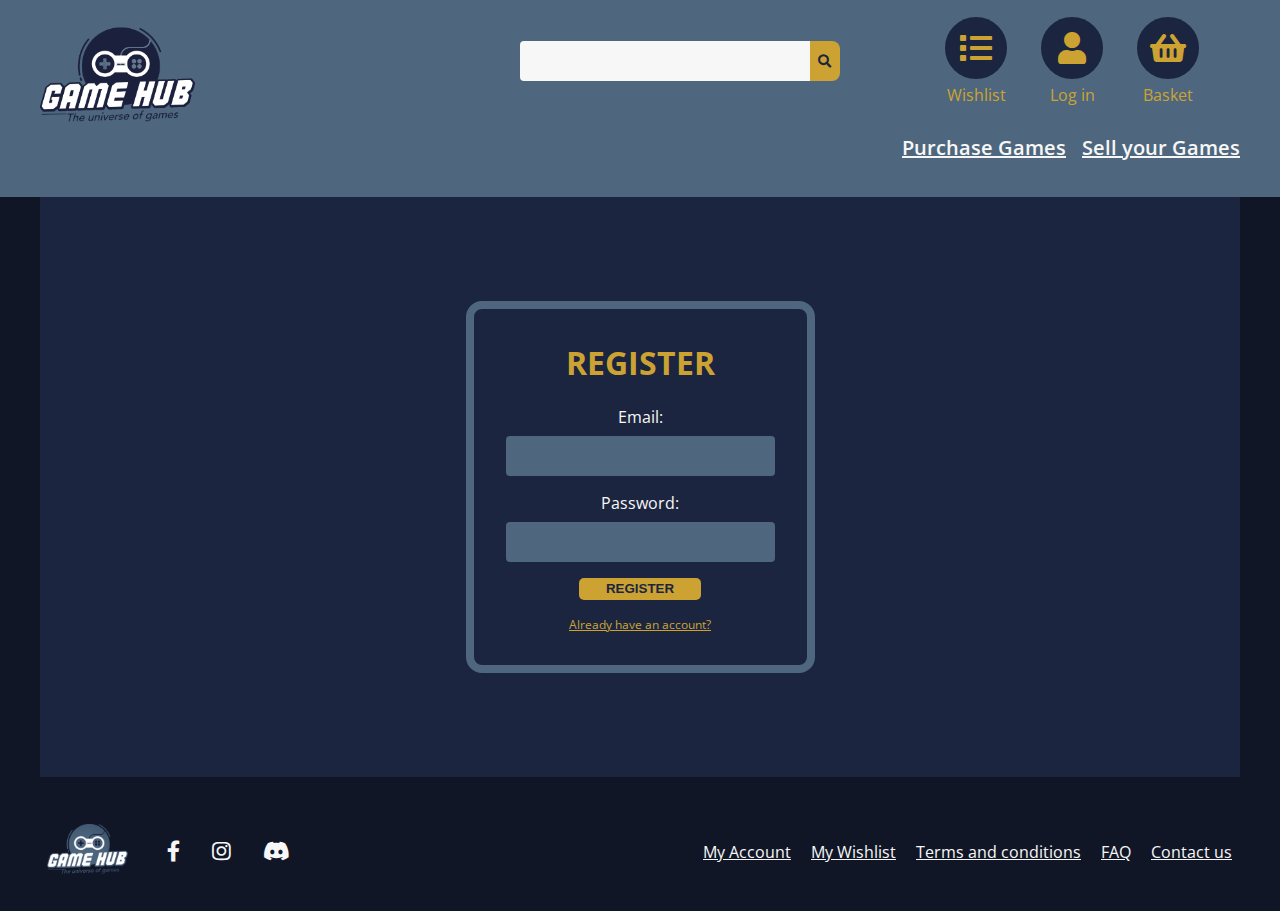
<file: register.html>
<!DOCTYPE html>
<html lang="en">
    <head>
        <meta charset="UTF-8" />
        <meta http-equiv="X-UA-Compatible" content="IE=edge" />
        <meta name="viewport" content="width=device-width, initial-scale=1.0" />
        <title>Register | Gamehub - The universe of games</title>
        <link rel="preconnect" href="https://fonts.googleapis.com" />
        <link rel="preconnect" href="https://fonts.gstatic.com" crossorigin />
        <link
            href="https://fonts.googleapis.com/css2?family=Open+Sans:wght@400;600&family=Roboto:wght@300;700&display=swap"
            rel="stylesheet"
        />
        <link rel="stylesheet" href="https://cdnjs.cloudflare.com/ajax/libs/font-awesome/5.15.4/css/all.min.css" />
        <link rel="stylesheet" href="./styles/main.css" />
        <!-- Hotjar Tracking Code for https://noroff-interaction-design-ca.netlify.app -->
        <script>
            (function (h, o, t, j, a, r) {
                h.hj =
                    h.hj ||
                    function () {
                        (h.hj.q = h.hj.q || []).push(arguments);
                    };
                h._hjSettings = { hjid: 3144410, hjsv: 6 };
                a = o.getElementsByTagName('head')[0];
                r = o.createElement('script');
                r.async = 1;
                r.src = t + h._hjSettings.hjid + j + h._hjSettings.hjsv;
                a.appendChild(r);
            })(window, document, 'https://static.hotjar.com/c/hotjar-', '.js?sv=');
        </script>
    </head>
    <body id="register">
        <header class="site-header">
            <div class="site-header__container cwc">
                <div class="branding">
                    <a href="/">
                        <img class="logo" src="./assets/logo.png" alt="Go to Gamehub frontpage" />
                    </a>
                    <a class="sr-only sr-only-focusable" href="#main-content">Skip to main content</a>
                </div>
                <button aria-label="Open Menu" class="hamburger">
                    <i class="fas fa-bars" aria-hidden="true"></i>
                    <span class="sr-only">Open menu</span>
                </button>
                <div id="mobile-menu" class="mobile-menu">
                    <div class="header-top-row">
                        <form role="search" class="search" action="/search.html" method="GET">
                            <label for="searchbox" class="sr-only">Search</label>
                            <input id="searchbox" type="search" name="q" role="searchbox" />
                            <button aria-label="Submit Search" class="btn-search" type="submit">
                                <i class="fas fa-search fa-2l" aria-hidden="true"></i>
                            </button>
                        </form>
                        <div class="utility-menu">
                            <a href="/wishlist.html" class="utility-btn" aria-label="Go to my wishlist">
                                <span class="fa-stack fa-2x">
                                    <i class="fas fa-circle fa-stack-2x primary" aria-hidden="true"></i>
                                    <i class="fas fa-list fa-stack-1x accent" aria-hidden="true"></i>
                                </span>
                                Wishlist
                            </a>
                            <a id="login-btn" href="/login.html" class="utility-btn">
                                <span class="fa-stack fa-2x">
                                    <i class="fas fa-circle fa-stack-2x primary" aria-hidden="true"></i>
                                    <i class="fas fa-user fa-stack-1x accent" aria-hidden="true"></i>
                                </span>
                                Log in
                            </a>
                            <a href="/basket.html" class="utility-btn">
                                <div id="basket-indicator" class="hidden" aria-hidden="true">2</div>
                                <span class="fa-stack fa-2x">
                                    <i class="fas fa-circle fa-stack-2x primary" aria-hidden="true"></i>
                                    <i class="fas fa-shopping-basket fa-stack-1x accent" aria-hidden="true"></i>
                                </span>
                                Basket
                            </a>
                        </div>
                    </div>
                    <nav class="main-nav" aria-label="main">
                        <ul role="list">
                            <li class="main-nav__item">
                                <a href="/games.html" class="main-nav__link">Purchase Games</a>
                            </li>
                            <li class="main-nav__item">
                                <a href="/sell-games.html" class="main-nav__link">Sell your Games</a>
                            </li>
                        </ul>
                    </nav>
                    <button aria-label="Close Menu" class="hamburger-close">
                        <i class="far fa-times-circle" aria-hidden="true"></i><span class="sr-only">Close Menu</span>
                    </button>
                </div>
            </div>
        </header>
        <main id="main-content" class="main-content cwc cc">
            <form id="register-form" class="center-form" action="/">
                <h1>Register</h1>
                <label for="username">Email:</label>
                <input id="username" type="email" name="username" required />
                <label for="password">Password:</label>
                <input id="password" type="password" name="password" required />
                <button class="btn btn-primary" type="submit">Register</button>
                <a href="/login.html">Already have an account?</a>
            </form>
        </main>
        <footer class="site-footer">
            <div class="cwc">
                <div class="footer-branding">
                    <div class="footer-logo">
                        <img src="./assets/footer-logo.png" alt="" />
                    </div>
                    <div class="some-links">
                        <ul>
                            <li class="some-link facebook fa-lg">
                                <a href="http://facebook.com"
                                    ><i class="fab fa-facebook-f" aria-hidden="true"></i
                                    ><span class="sr-only">Facebook</span></a
                                >
                            </li>
                            <li class="some-link instagram fa-lg">
                                <a href="http://instagram.com"
                                    ><i class="fab fa-instagram" aria-hidden="true"></i
                                    ><span class="sr-only">Instagram</span></a
                                >
                            </li>
                            <li class="some-link discord fa-lg">
                                <a href="http://discord.com"
                                    ><i class="fab fa-discord" aria-hidden="true"></i
                                    ><span class="sr-only">Discord</span></a
                                >
                            </li>
                        </ul>
                    </div>
                    <!-- end some-links -->
                </div>
                <!-- end footer-branding -->
                <nav class="footer-nav" aria-label="footer">
                    <ul role="list">
                        <li class="footer-nav__item">
                            <a href="/account.html" class="footer-nav__link">My Account</a>
                        </li>
                        <li class="footer-nav__item">
                            <a href="/wishlist.html" class="footer-nav__link">My Wishlist</a>
                        </li>
                        <li class="footer-nav__item">
                            <a href="/terms-and-conditions.html" class="footer-nav__link">Terms and conditions</a>
                        </li>
                        <li class="footer-nav__item">
                            <a href="/faq.html" class="footer-nav__link">FAQ</a>
                        </li>
                        <li class="footer-nav__item">
                            <a href="/contact-us.html" class="footer-nav__link">Contact us</a>
                        </li>
                    </ul>
                </nav>
            </div>
        </footer>
        <script type="module" src="./scripts/main.js"></script>
    </body>
</html>
</file>
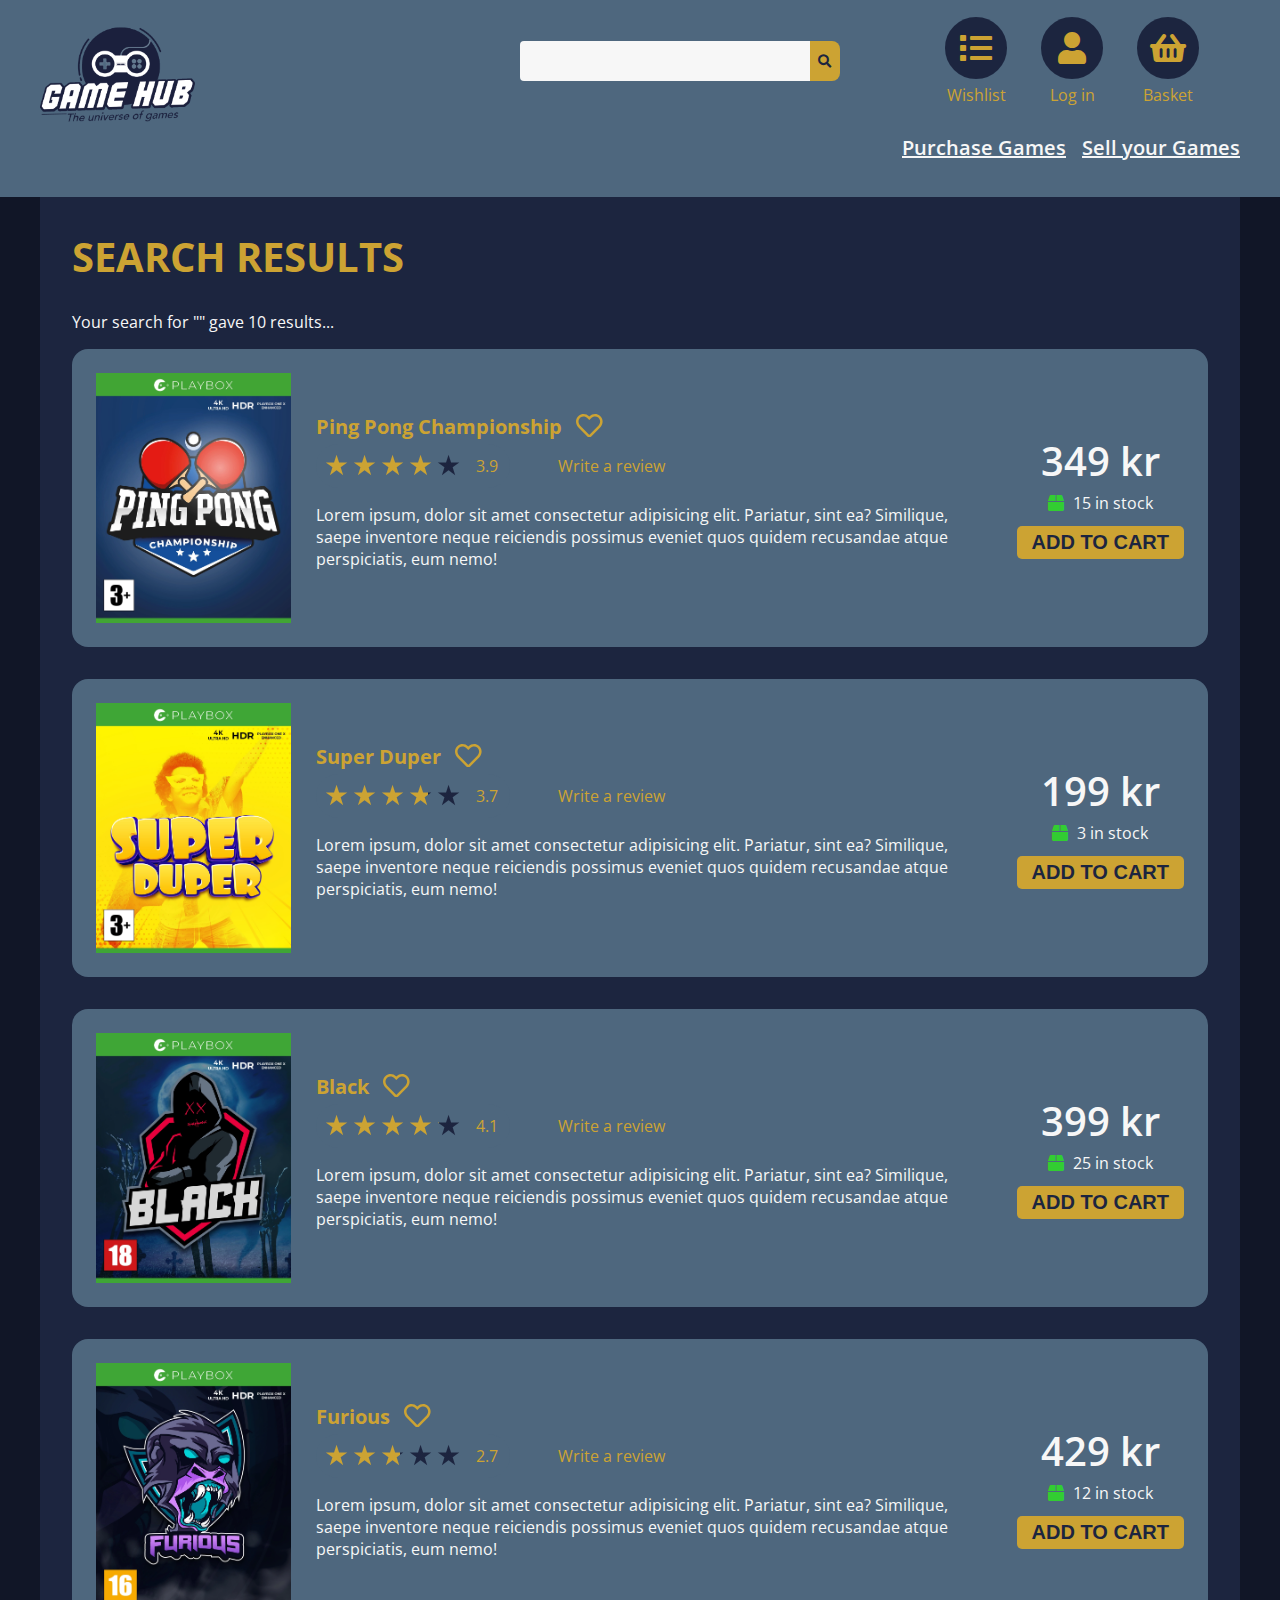
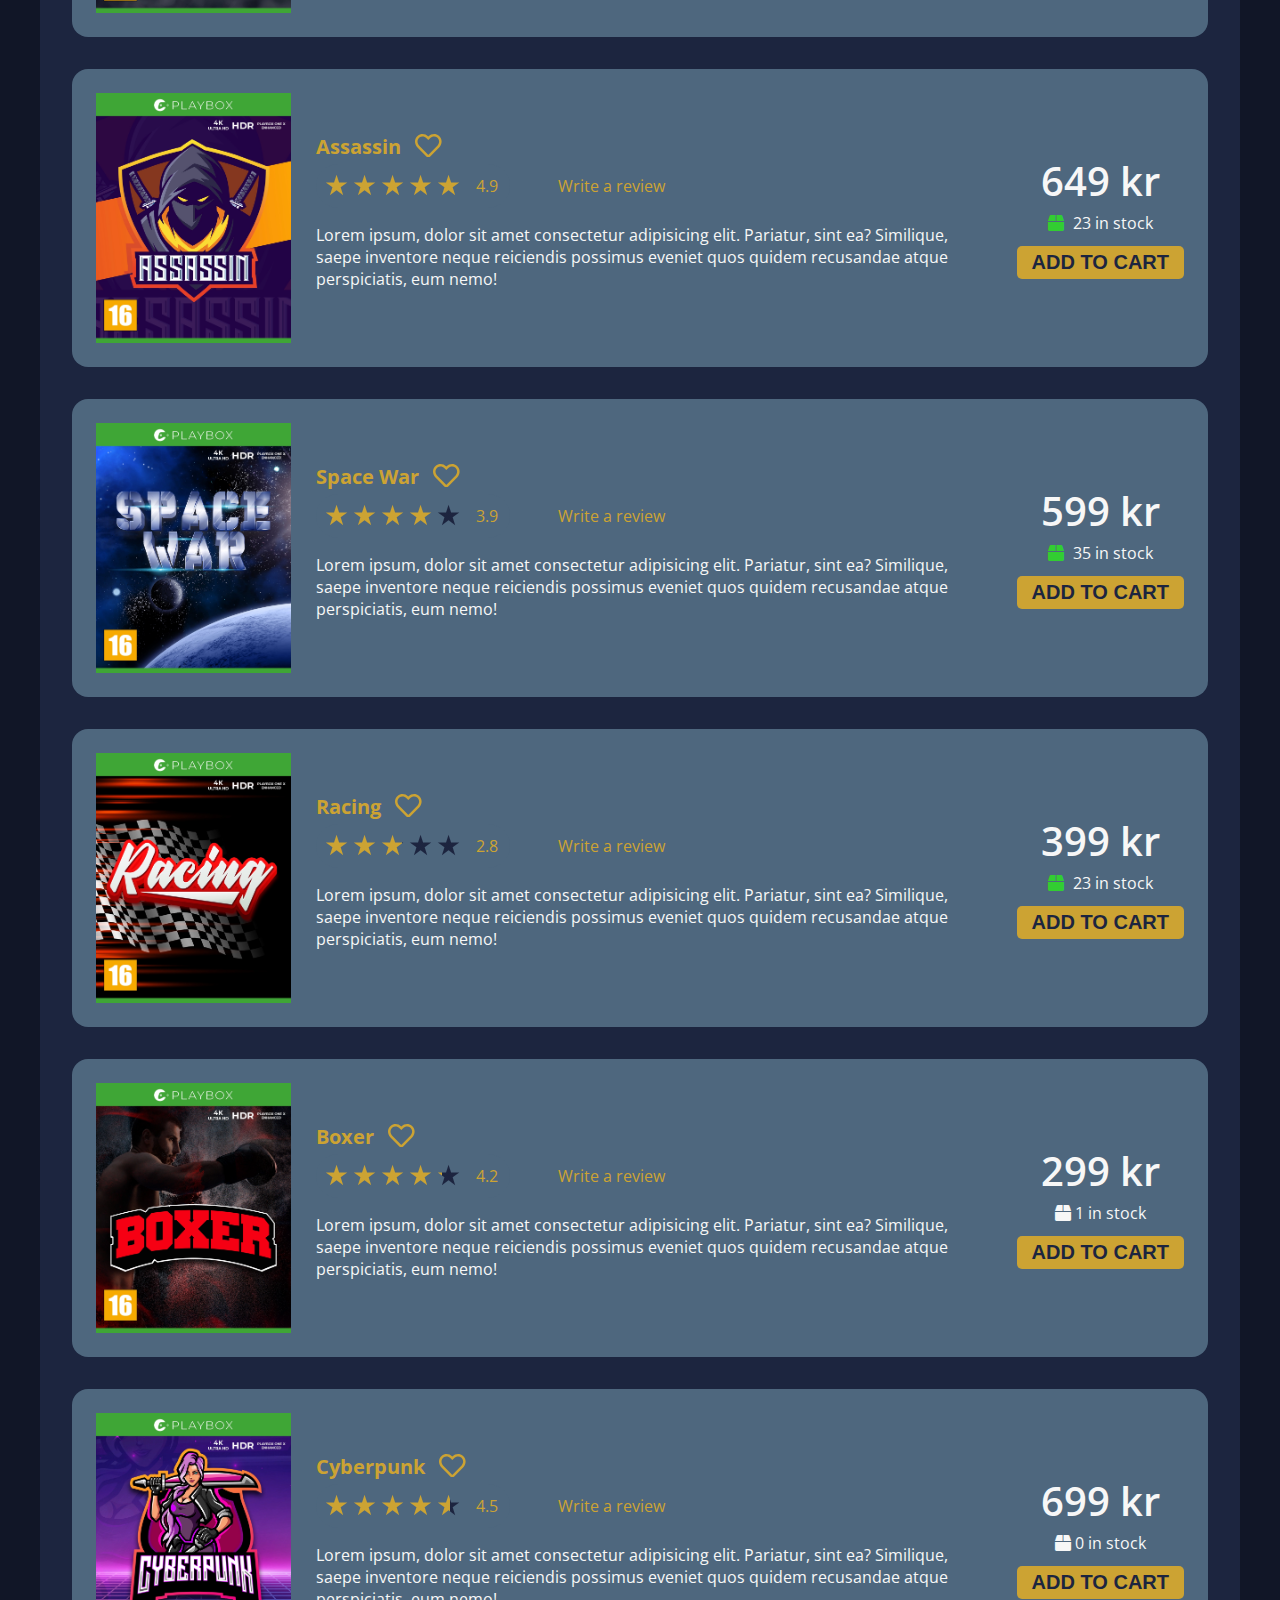
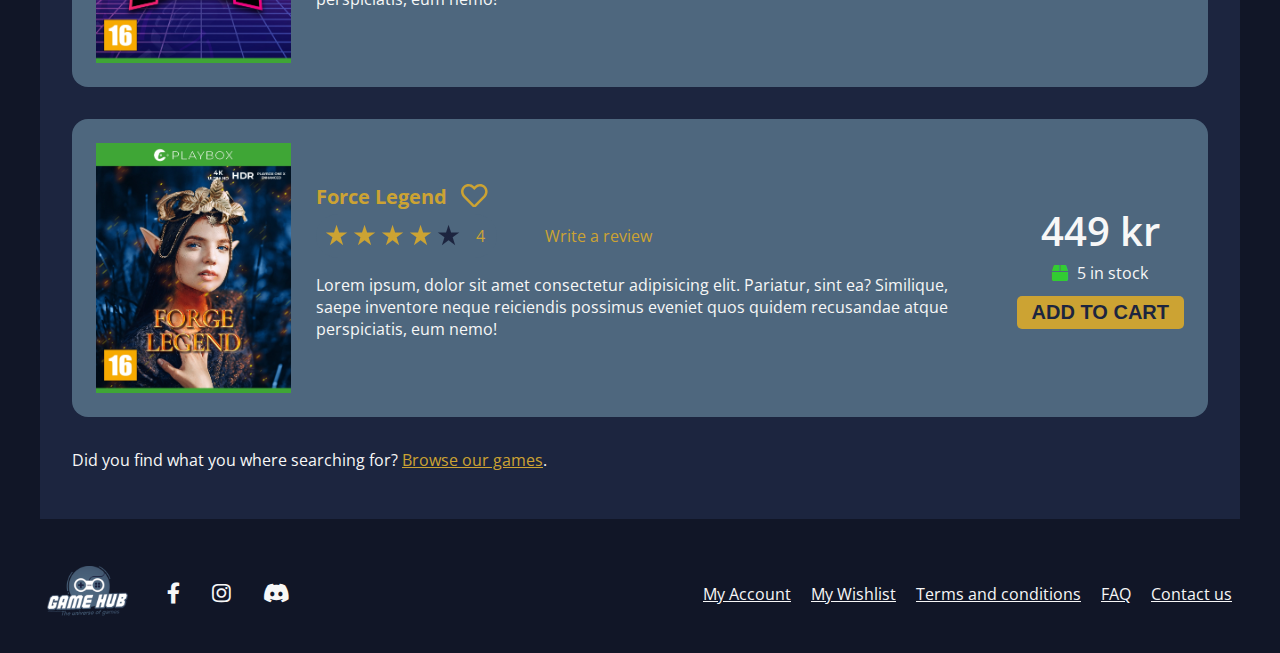
<file: search.html>
<!DOCTYPE html>
<html lang="en">
    <head>
        <meta charset="UTF-8" />
        <meta http-equiv="X-UA-Compatible" content="IE=edge" />
        <meta name="viewport" content="width=device-width, initial-scale=1.0" />
        <title>Search results | Gamehub - The universe of games</title>
        <link rel="preconnect" href="https://fonts.googleapis.com" />
        <link rel="preconnect" href="https://fonts.gstatic.com" crossorigin />
        <link
            href="https://fonts.googleapis.com/css2?family=Open+Sans:wght@400;600&family=Roboto:wght@300;700&display=swap"
            rel="stylesheet"
        />
        <link rel="stylesheet" href="https://cdnjs.cloudflare.com/ajax/libs/font-awesome/5.15.4/css/all.min.css" />
        <link rel="stylesheet" href="./styles/main.css" />
        <!-- Hotjar Tracking Code for https://noroff-interaction-design-ca.netlify.app -->
        <script>
            (function (h, o, t, j, a, r) {
                h.hj =
                    h.hj ||
                    function () {
                        (h.hj.q = h.hj.q || []).push(arguments);
                    };
                h._hjSettings = { hjid: 3144410, hjsv: 6 };
                a = o.getElementsByTagName('head')[0];
                r = o.createElement('script');
                r.async = 1;
                r.src = t + h._hjSettings.hjid + j + h._hjSettings.hjsv;
                a.appendChild(r);
            })(window, document, 'https://static.hotjar.com/c/hotjar-', '.js?sv=');
        </script>
    </head>
    <body id="search">
        <header class="site-header">
            <div class="site-header__container cwc">
                <div class="branding">
                    <a href="/">
                        <img class="logo" src="./assets/logo.png" alt="Go to Gamehub frontpage" />
                    </a>
                    <a class="sr-only sr-only-focusable" href="#main-content">Skip to main content</a>
                </div>
                <button aria-label="Open Menu" class="hamburger">
                    <i class="fas fa-bars" aria-hidden="true"></i>
                    <span class="sr-only">Open menu</span>
                </button>
                <div id="mobile-menu" class="mobile-menu">
                    <div class="header-top-row">
                        <form role="search" class="search" action="/search.html" method="GET">
                            <label for="searchbox" class="sr-only">Search</label>
                            <input id="searchbox" type="search" name="q" role="searchbox" />
                            <button aria-label="Submit Search" class="btn-search" type="submit">
                                <i class="fas fa-search fa-2l" aria-hidden="true"></i>
                            </button>
                        </form>
                        <div class="utility-menu">
                            <a href="/wishlist.html" class="utility-btn" aria-label="Go to my wishlist">
                                <span class="fa-stack fa-2x">
                                    <i class="fas fa-circle fa-stack-2x primary" aria-hidden="true"></i>
                                    <i class="fas fa-list fa-stack-1x accent" aria-hidden="true"></i>
                                </span>
                                Wishlist
                            </a>
                            <a id="login-btn" href="/login.html" class="utility-btn">
                                <span class="fa-stack fa-2x">
                                    <i class="fas fa-circle fa-stack-2x primary" aria-hidden="true"></i>
                                    <i class="fas fa-user fa-stack-1x accent" aria-hidden="true"></i>
                                </span>
                                Log in
                            </a>
                            <a href="/basket.html" class="utility-btn">
                                <div id="basket-indicator" class="hidden" aria-hidden="true">2</div>
                                <span class="fa-stack fa-2x">
                                    <i class="fas fa-circle fa-stack-2x primary" aria-hidden="true"></i>
                                    <i class="fas fa-shopping-basket fa-stack-1x accent" aria-hidden="true"></i>
                                </span>
                                Basket
                            </a>
                        </div>
                    </div>
                    <nav class="main-nav" aria-label="main">
                        <ul role="list">
                            <li class="main-nav__item">
                                <a href="/games.html" class="main-nav__link">Purchase Games</a>
                            </li>
                            <li class="main-nav__item">
                                <a href="/sell-games.html" class="main-nav__link">Sell your Games</a>
                            </li>
                        </ul>
                    </nav>
                    <button aria-label="Close Menu" class="hamburger-close">
                        <i class="far fa-times-circle" aria-hidden="true"></i><span class="sr-only">Close Menu</span>
                    </button>
                </div>
            </div>
        </header>
        <main id="main-content" class="main-content cwc">
            <h1>Search Results</h1>
            <div id="search-results"></div>
            <div>
                <p>Did you find what you where searching for? <a href="/games.html">Browse our games</a>.</p>
            </div>
        </main>
        <footer class="site-footer">
            <div class="cwc">
                <div class="footer-branding">
                    <div class="footer-logo">
                        <img src="./assets/footer-logo.png" alt="" />
                    </div>
                    <div class="some-links">
                        <ul>
                            <li class="some-link facebook fa-lg">
                                <a href="http://facebook.com"
                                    ><i class="fab fa-facebook-f" aria-hidden="true"></i
                                    ><span class="sr-only">Facebook</span></a
                                >
                            </li>
                            <li class="some-link instagram fa-lg">
                                <a href="http://instagram.com"
                                    ><i class="fab fa-instagram" aria-hidden="true"></i
                                    ><span class="sr-only">Instagram</span></a
                                >
                            </li>
                            <li class="some-link discord fa-lg">
                                <a href="http://discord.com"
                                    ><i class="fab fa-discord" aria-hidden="true"></i
                                    ><span class="sr-only">Discord</span></a
                                >
                            </li>
                        </ul>
                    </div>
                    <!-- end some-links -->
                </div>
                <!-- end footer-branding -->
                <nav class="footer-nav" aria-label="footer">
                    <ul role="list">
                        <li class="footer-nav__item">
                            <a href="/account.html" class="footer-nav__link">My Account</a>
                        </li>
                        <li class="footer-nav__item">
                            <a href="/wishlist.html" class="footer-nav__link">My Wishlist</a>
                        </li>
                        <li class="footer-nav__item">
                            <a href="/terms-and-conditions.html" class="footer-nav__link">Terms and conditions</a>
                        </li>
                        <li class="footer-nav__item">
                            <a href="/faq.html" class="footer-nav__link">FAQ</a>
                        </li>
                        <li class="footer-nav__item">
                            <a href="/contact-us.html" class="footer-nav__link">Contact us</a>
                        </li>
                    </ul>
                </nav>
            </div>
        </footer>
        <script type="module" src="./scripts/main.js"></script>
    </body>
</html>
</file>
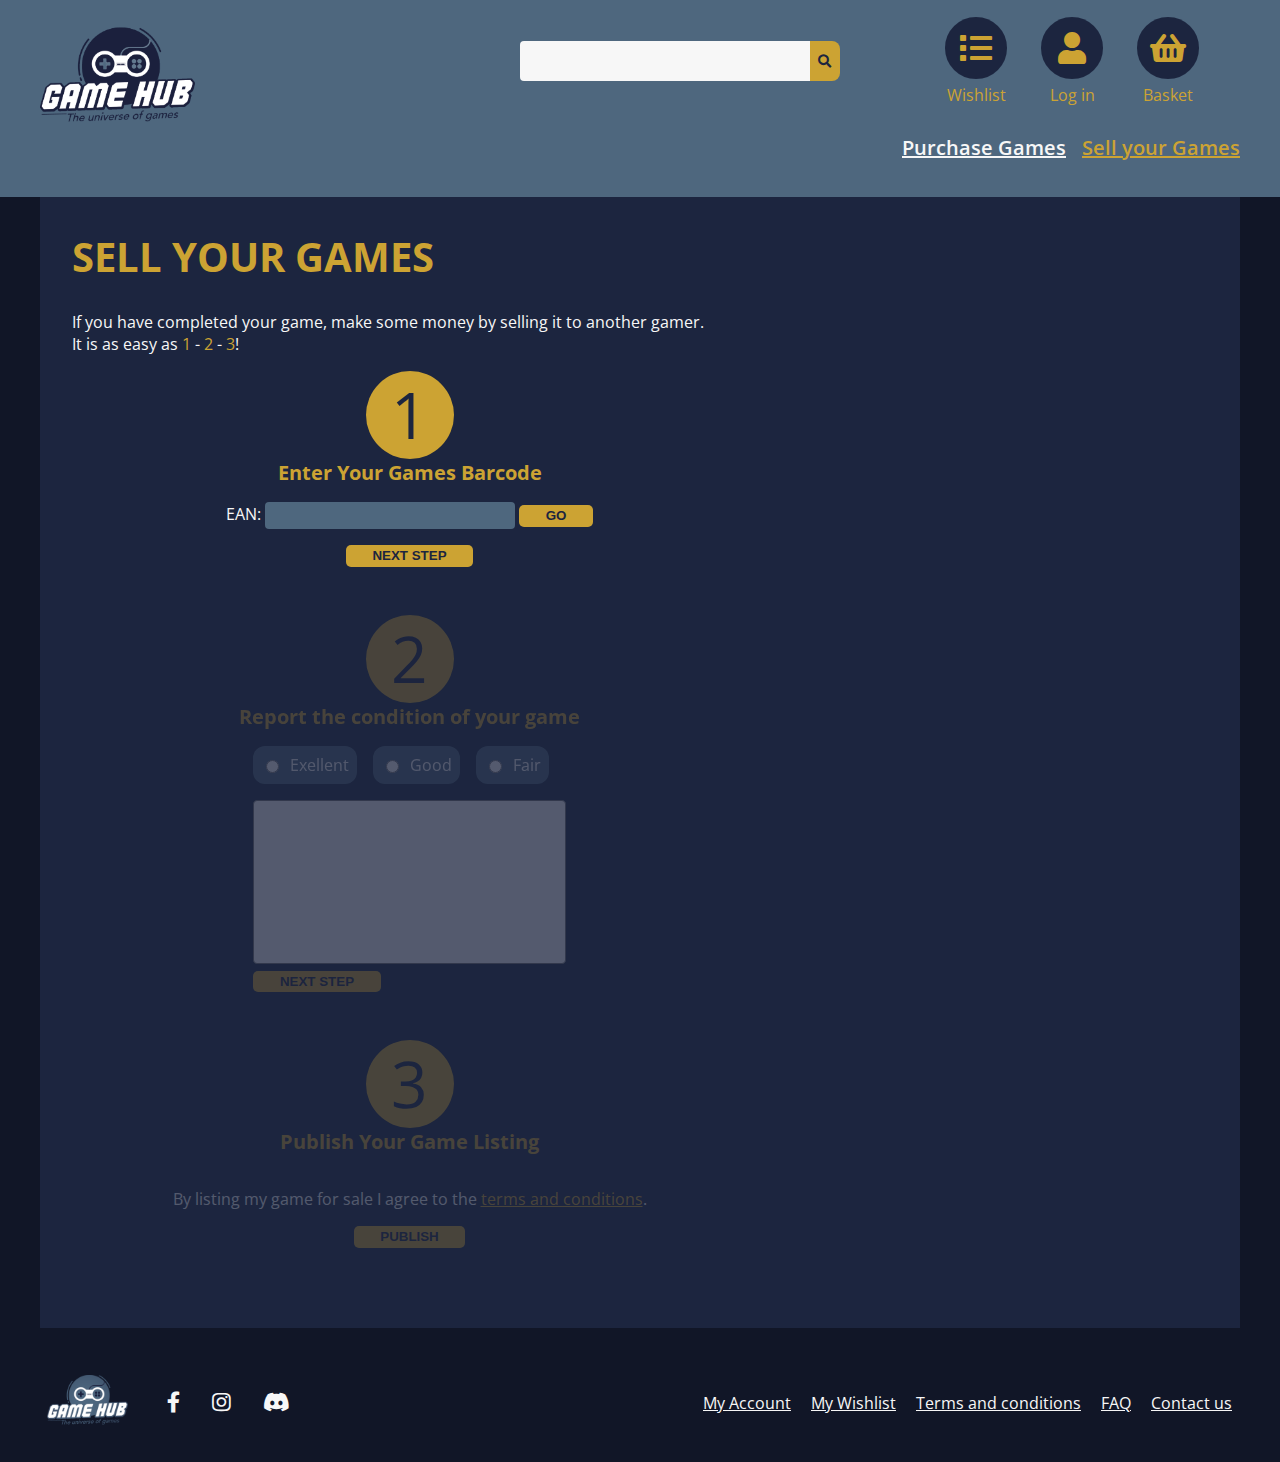
<file: sell-games.html>
<!DOCTYPE html>
<html lang="en">
  <head>
    <meta charset="UTF-8" />
    <meta http-equiv="X-UA-Compatible" content="IE=edge" />
    <meta name="viewport" content="width=device-width, initial-scale=1.0" />
    <title>Sell your games | Gamehub - The universe of games</title>
    <meta name="description" 
        content="Lorem ipsum dolor sit amet, consectetur adipiscing elit, sed do eiusmod tempor incididunt ut labore et dolore magna aliqua. 
        Ut enim ad minim veniam, quis nostrud exercitation ullamco laboris nisi ut aliquip ex ea commodo consequat. 
        Duis aute irure dolor in reprehenderit in voluptate velit esse cillum dolore eu fugiat nulla pariatur."
     />
    <link rel="preconnect" href="https://fonts.googleapis.com" />
    <link rel="preconnect" href="https://fonts.gstatic.com" crossorigin />
    <link
      href="https://fonts.googleapis.com/css2?family=Open+Sans:wght@400;600&family=Roboto:wght@300;700&display=swap"
      rel="stylesheet"
    />
    <link
      rel="stylesheet"
      href="https://cdnjs.cloudflare.com/ajax/libs/font-awesome/5.15.4/css/all.min.css"
    />

    <link rel="stylesheet" href="./styles/main.css" />
    <!-- Hotjar Tracking Code for https://noroff-interaction-design-ca.netlify.app -->
    <script>
      (function(h,o,t,j,a,r){
          h.hj=h.hj||function(){(h.hj.q=h.hj.q||[]).push(arguments)};
          h._hjSettings={hjid:3144410,hjsv:6};
          a=o.getElementsByTagName('head')[0];
          r=o.createElement('script');r.async=1;
          r.src=t+h._hjSettings.hjid+j+h._hjSettings.hjsv;
          a.appendChild(r);
      })(window,document,'https://static.hotjar.com/c/hotjar-','.js?sv=');
    </script>
  </head>
  <body id="sell-games">
    <header class="site-header">
      <div class="site-header__container cwc">
          <div class="branding">
              <a href="/">
                  <img class="logo" src="./assets/logo.png" alt="Go to Gamehub frontpage" />
              </a>
              <a class="sr-only sr-only-focusable" href="#main-content">Skip to main content</a>
          </div>
          <button aria-label="Open Menu" class="hamburger">
              <i class="fas fa-bars" aria-hidden="true"></i>
              <span class="sr-only">Open menu</span>
          </button>
          <div id="mobile-menu" class="mobile-menu">
              <div class="header-top-row">
                  <form role="search" class="search" action="/search.html" method="GET">
                      <label for="searchbox" class="sr-only">Search</label>
                      <input id="searchbox" type="search" name="q" role="searchbox" />
                      <button aria-label="Submit Search" class="btn-search" type="submit">
                          <i class="fas fa-search fa-2l" aria-hidden="true"></i>
                      </button>
                  </form>
                  <div class="utility-menu">
                      <a href="/wishlist.html" class="utility-btn" aria-label="Go to my wishlist">
                          <span class="fa-stack fa-2x">
                              <i class="fas fa-circle fa-stack-2x primary" aria-hidden="true"></i>
                              <i class="fas fa-list fa-stack-1x accent" aria-hidden="true"></i>
                          </span>
                          Wishlist
                      </a>
                      <a id="login-btn" href="/login.html" class="utility-btn">
                          <span class="fa-stack fa-2x">
                              <i class="fas fa-circle fa-stack-2x primary" aria-hidden="true"></i>
                              <i class="fas fa-user fa-stack-1x accent" aria-hidden="true"></i>
                          </span>
                          Log in
                      </a>
                      <a href="/basket.html" class="utility-btn">
                          <div id="basket-indicator" class="hidden" aria-hidden="true">2</div>
                          <span class="fa-stack fa-2x">
                              <i class="fas fa-circle fa-stack-2x primary" aria-hidden="true"></i>
                              <i class="fas fa-shopping-basket fa-stack-1x accent" aria-hidden="true"></i>
                          </span>
                          Basket
                      </a>
                  </div>
              </div>
              <nav class="main-nav" aria-label="main">
                  <ul role="list">
                      <li class="main-nav__item">
                          <a href="/games.html" class="main-nav__link">Purchase Games</a>
                      </li>
                      <li class="main-nav__item">
                          <a href="/sell-games.html" class="main-nav__link active">Sell your Games</a>
                      </li>
                  </ul>
              </nav>
              <button aria-label="Close Menu" class="hamburger-close">
                  <i class="far fa-times-circle" aria-hidden="true"></i><span class="sr-only">Close Menu</span>
              </button>
          </div>
      </div>
  </header>
    <main id="main-content" class="main-content cwc">
      <h1>Sell Your games</h1>
      <p>
        If you have completed your game, make some money by selling it to
        another gamer. <br />It is as easy as <span class="accent">1</span> - <span class="accent">2</span> - <span class="accent">3</span>! </span>
      </p>
      <section class="sell-section">
        <div class="step-label">1</div>
        <h2 class="step-heading">Enter Your Games Barcode</h2>
        <form id="ean-form">
          <label for="ean">EAN: </label>
          <input id="ean" type="text" />
          <button type="submit" class="btn btn-primary">Go</button>
        </form>
        <button class="btn btn-primary">Next Step</button>
      </section>
      <section class="sell-section inactive">
        <div class="step-label">2</div>
        <h2 class="step-heading">Report the condition of your game</h2>
        <form>
          <div class="radio-group">
            <div class="radio-pill">
              <input type="radio" id="exellent" name="condition" value="exellent" />
              <label for="exellent">Exellent</label>
            </div>
            <div class="radio-pill">
              <input type="radio" id="good" name="condition" value="good" />
              <label for="good">Good</label>
            </div>
            <div class="radio-pill">
              <input type="radio" id="fair" name="condition" value="fair" />
              <label for="fair">Fair</label>
            </div>
          </div>
          <textarea
            name="condition-comment"
            id="condition-comment"
          ></textarea>
          <button class="btn btn-primary align-center">Next Step</button>
        </form>
      </section>
      <section class="sell-section inactive">
        <div class="step-label">3</div>
        <h2 class="step-heading">Publish Your Game Listing</h2>
        <p>
          By listing my game for sale I agree to the
          <a href="/terms-and-conditions.html">terms and conditions</a>.
        </p>
        <button class="btn btn-primary">Publish</button>
      </section>
    </main>
    <footer class="site-footer">
      <div class="cwc">
          <div class="footer-branding">
              <div class="footer-logo">
                  <img src="./assets/footer-logo.png" alt="" />
              </div>
              <div class="some-links">
                  <ul>
                      <li class="some-link facebook fa-lg">
                          <a href="http://facebook.com"
                              ><i class="fab fa-facebook-f" aria-hidden="true"></i
                              ><span class="sr-only">Facebook</span></a
                          >
                      </li>
                      <li class="some-link instagram fa-lg">
                          <a href="http://instagram.com"
                              ><i class="fab fa-instagram" aria-hidden="true"></i
                              ><span class="sr-only">Instagram</span></a
                          >
                      </li>
                      <li class="some-link discord fa-lg">
                          <a href="http://discord.com"
                              ><i class="fab fa-discord" aria-hidden="true"></i
                              ><span class="sr-only">Discord</span></a
                          >
                      </li>
                  </ul>
              </div>
              <!-- end some-links -->
          </div>
          <!-- end footer-branding -->
          <nav class="footer-nav" aria-label="footer">
              <ul role="list">
                  <li class="footer-nav__item">
                      <a href="/account.html" class="footer-nav__link">My Account</a>
                  </li>
                  <li class="footer-nav__item">
                      <a href="/wishlist.html" class="footer-nav__link">My Wishlist</a>
                  </li>
                  <li class="footer-nav__item">
                      <a href="/terms-and-conditions.html" class="footer-nav__link">Terms and conditions</a>
                  </li>
                  <li class="footer-nav__item">
                      <a href="/faq.html" class="footer-nav__link">FAQ</a>
                  </li>
                  <li class="footer-nav__item">
                      <a href="/contact-us.html" class="footer-nav__link">Contact us</a>
                  </li>
              </ul>
          </nav>
      </div>
  </footer>
    <script type="module" src="./scripts/main.js"></script>
  </body>
</html>
</file>
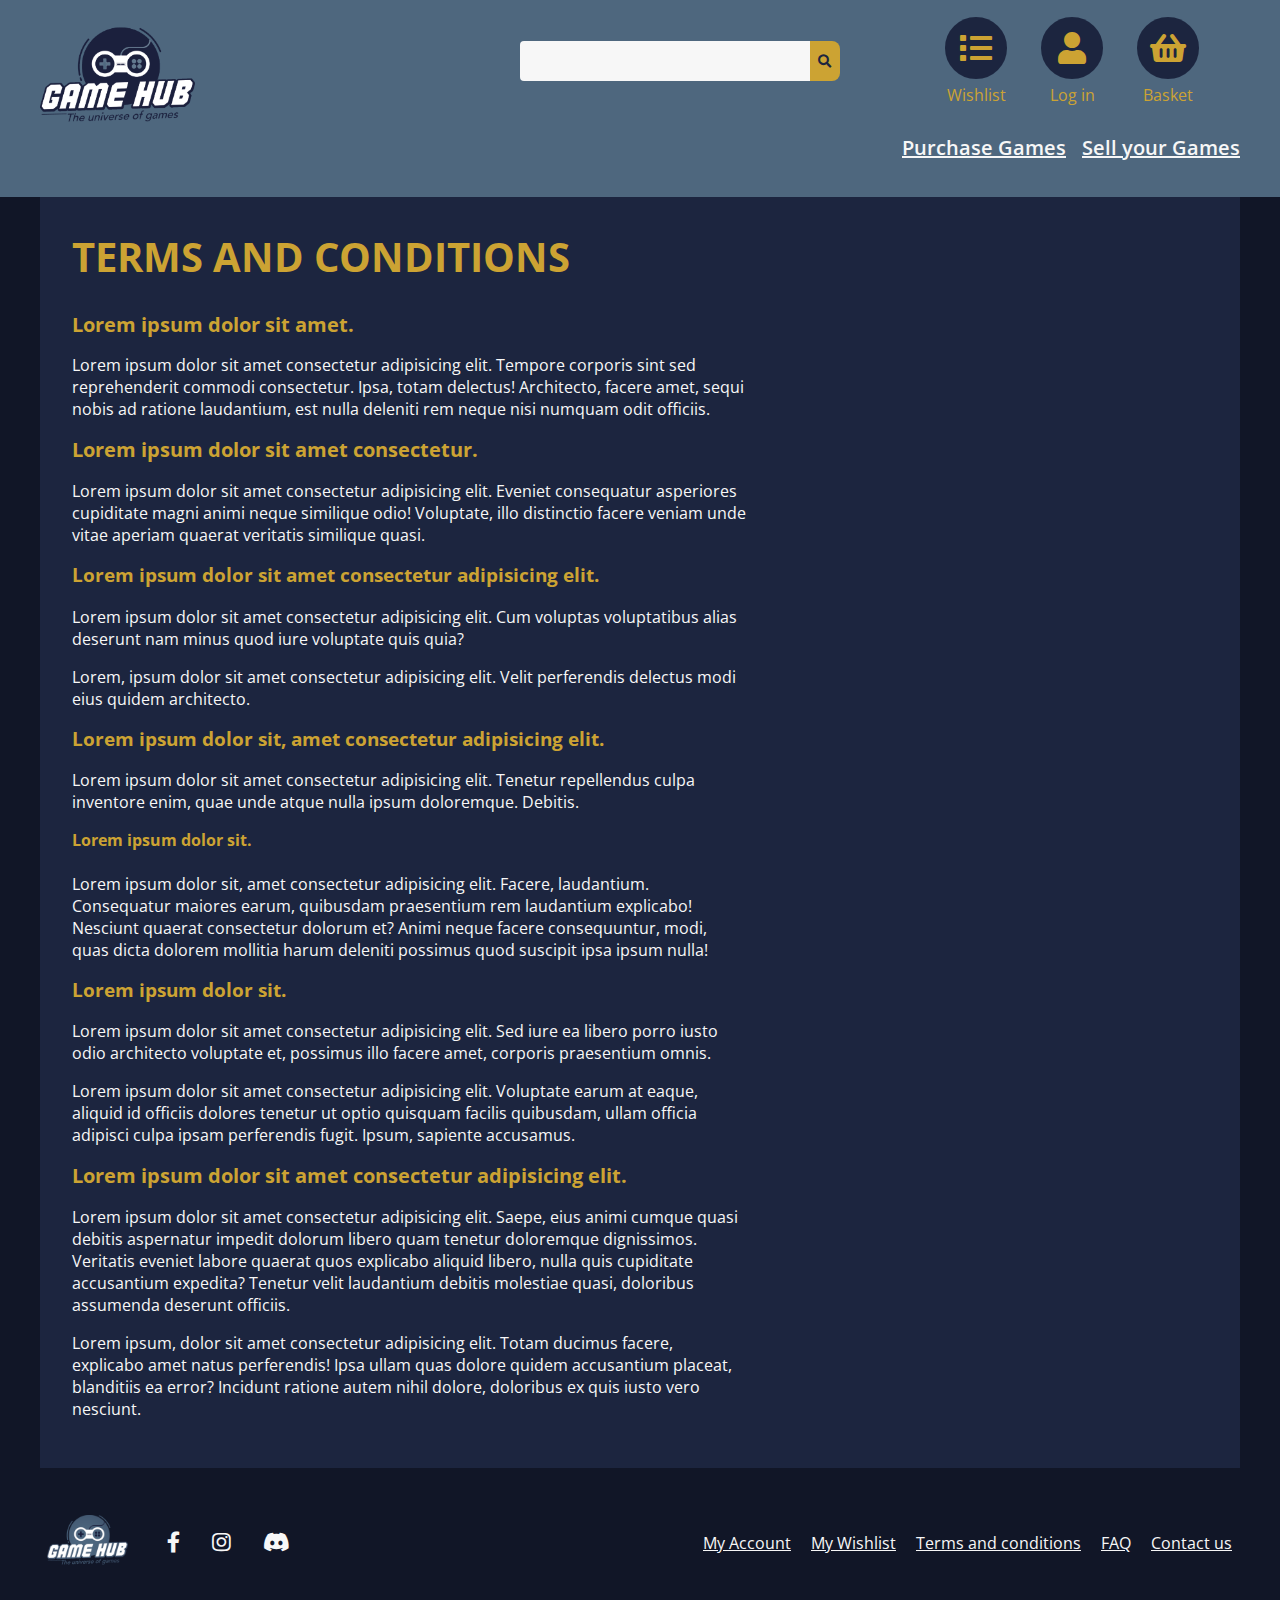
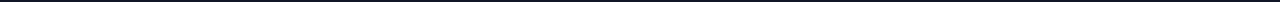
<file: terms-and-conditions.html>
<!DOCTYPE html>
<html lang="en">
  <head>
    <meta charset="UTF-8" />
    <meta http-equiv="X-UA-Compatible" content="IE=edge" />
    <meta name="viewport" content="width=device-width, initial-scale=1.0" />
    <title>Terms and Conditions | Gamehub - The universe of games</title>
    <link rel="preconnect" href="https://fonts.googleapis.com" />
    <link rel="preconnect" href="https://fonts.gstatic.com" crossorigin />
    <link
      href="https://fonts.googleapis.com/css2?family=Open+Sans:wght@400;600&family=Roboto:wght@300;700&display=swap"
      rel="stylesheet"
    />
    <link
      rel="stylesheet"
      href="https://cdnjs.cloudflare.com/ajax/libs/font-awesome/5.15.4/css/all.min.css"
    />

    <link rel="stylesheet" href="./styles/main.css" />
    <!-- Hotjar Tracking Code for https://noroff-interaction-design-ca.netlify.app -->
<script>
  (function(h,o,t,j,a,r){
      h.hj=h.hj||function(){(h.hj.q=h.hj.q||[]).push(arguments)};
      h._hjSettings={hjid:3144410,hjsv:6};
      a=o.getElementsByTagName('head')[0];
      r=o.createElement('script');r.async=1;
      r.src=t+h._hjSettings.hjid+j+h._hjSettings.hjsv;
      a.appendChild(r);
  })(window,document,'https://static.hotjar.com/c/hotjar-','.js?sv=');
</script>
  </head>
  <body id="terms-and-conditions">
    <header class="site-header">
      <div class="site-header__container cwc">
          <div class="branding">
              <a href="/">
                  <img class="logo" src="./assets/logo.png" alt="Go to Gamehub frontpage" />
              </a>
              <a class="sr-only sr-only-focusable" href="#main-content">Skip to main content</a>
          </div>
          <button aria-label="Open Menu" class="hamburger">
              <i class="fas fa-bars" aria-hidden="true"></i>
              <span class="sr-only">Open menu</span>
          </button>
          <div id="mobile-menu" class="mobile-menu">
              <div class="header-top-row">
                  <form role="search" class="search" action="/search.html" method="GET">
                      <label for="searchbox" class="sr-only">Search</label>
                      <input id="searchbox" type="search" name="q" role="searchbox" />
                      <button aria-label="Submit Search" class="btn-search" type="submit">
                          <i class="fas fa-search fa-2l" aria-hidden="true"></i>
                      </button>
                  </form>
                  <div class="utility-menu">
                      <a href="/wishlist.html" class="utility-btn" aria-label="Go to my wishlist">
                          <span class="fa-stack fa-2x">
                              <i class="fas fa-circle fa-stack-2x primary" aria-hidden="true"></i>
                              <i class="fas fa-list fa-stack-1x accent" aria-hidden="true"></i>
                          </span>
                          Wishlist
                      </a>
                      <a id="login-btn" href="/login.html" class="utility-btn">
                          <span class="fa-stack fa-2x">
                              <i class="fas fa-circle fa-stack-2x primary" aria-hidden="true"></i>
                              <i class="fas fa-user fa-stack-1x accent" aria-hidden="true"></i>
                          </span>
                          Log in
                      </a>
                      <a href="/basket.html" class="utility-btn">
                          <div id="basket-indicator" class="hidden" aria-hidden="true">2</div>
                          <span class="fa-stack fa-2x">
                              <i class="fas fa-circle fa-stack-2x primary" aria-hidden="true"></i>
                              <i class="fas fa-shopping-basket fa-stack-1x accent" aria-hidden="true"></i>
                          </span>
                          Basket
                      </a>
                  </div>
              </div>
              <nav class="main-nav" aria-label="main">
                  <ul role="list">
                      <li class="main-nav__item">
                          <a href="/games.html" class="main-nav__link">Purchase Games</a>
                      </li>
                      <li class="main-nav__item">
                          <a href="/sell-games.html" class="main-nav__link">Sell your Games</a>
                      </li>
                  </ul>
              </nav>
              <button aria-label="Close Menu" class="hamburger-close">
                  <i class="far fa-times-circle" aria-hidden="true"></i><span class="sr-only">Close Menu</span>
              </button>
          </div>
      </div>
  </header>
    <main id="main-content" class="main-content cwc">
      <div class="center">
        <h1>Terms and Conditions</h1>
        <h2>Lorem ipsum dolor sit amet.</h2>
        <p>
          Lorem ipsum dolor sit amet consectetur adipisicing elit. Tempore
          corporis sint sed reprehenderit commodi consectetur. Ipsa, totam
          delectus! Architecto, facere amet, sequi nobis ad ratione laudantium,
          est nulla deleniti rem neque nisi numquam odit officiis.
        </p>
        <h2>Lorem ipsum dolor sit amet consectetur.</h2>
        <p>
          Lorem ipsum dolor sit amet consectetur adipisicing elit. Eveniet
          consequatur asperiores cupiditate magni animi neque similique odio!
          Voluptate, illo distinctio facere veniam unde vitae aperiam quaerat
          veritatis similique quasi.
        </p>
        <h3>Lorem ipsum dolor sit amet consectetur adipisicing elit.</h3>
        <p>
          Lorem ipsum dolor sit amet consectetur adipisicing elit. Cum voluptas
          voluptatibus alias deserunt nam minus quod iure voluptate quis quia?
        </p>
        <p>
          Lorem, ipsum dolor sit amet consectetur adipisicing elit. Velit
          perferendis delectus modi eius quidem architecto.
        </p>
        <h3>Lorem ipsum dolor sit, amet consectetur adipisicing elit.</h3>
        <p>
          Lorem ipsum dolor sit amet consectetur adipisicing elit. Tenetur
          repellendus culpa inventore enim, quae unde atque nulla ipsum
          doloremque. Debitis.
        </p>
        <h4>Lorem ipsum dolor sit.</h4>
        <p>
          Lorem ipsum dolor sit, amet consectetur adipisicing elit. Facere,
          laudantium. Consequatur maiores earum, quibusdam praesentium rem
          laudantium explicabo! Nesciunt quaerat consectetur dolorum et? Animi
          neque facere consequuntur, modi, quas dicta dolorem mollitia harum
          deleniti possimus quod suscipit ipsa ipsum nulla!
        </p>
        <h3>Lorem ipsum dolor sit.</h3>
        <p>
          Lorem ipsum dolor sit amet consectetur adipisicing elit. Sed iure ea
          libero porro iusto odio architecto voluptate et, possimus illo facere
          amet, corporis praesentium omnis.
        </p>
        <p>
          Lorem ipsum dolor sit amet consectetur adipisicing elit. Voluptate earum
          at eaque, aliquid id officiis dolores tenetur ut optio quisquam facilis
          quibusdam, ullam officia adipisci culpa ipsam perferendis fugit. Ipsum,
          sapiente accusamus.
        </p>
        <h2>Lorem ipsum dolor sit amet consectetur adipisicing elit.</h2>
        <p>
          Lorem ipsum dolor sit amet consectetur adipisicing elit. Saepe, eius
          animi cumque quasi debitis aspernatur impedit dolorum libero quam
          tenetur doloremque dignissimos. Veritatis eveniet labore quaerat quos
          explicabo aliquid libero, nulla quis cupiditate accusantium expedita?
          Tenetur velit laudantium debitis molestiae quasi, doloribus assumenda
          deserunt officiis.
        </p>
        <p>
          Lorem ipsum, dolor sit amet consectetur adipisicing elit. Totam ducimus
          facere, explicabo amet natus perferendis! Ipsa ullam quas dolore quidem
          accusantium placeat, blanditiis ea error? Incidunt ratione autem nihil
          dolore, doloribus ex quis iusto vero nesciunt.
        </p>
            </main>
      </div>
      <footer class="site-footer">
        <div class="cwc">
            <div class="footer-branding">
                <div class="footer-logo">
                    <img src="./assets/footer-logo.png" alt="" />
                </div>
                <div class="some-links">
                    <ul>
                        <li class="some-link facebook fa-lg">
                            <a href="http://facebook.com"
                                ><i class="fab fa-facebook-f" aria-hidden="true"></i
                                ><span class="sr-only">Facebook</span></a
                            >
                        </li>
                        <li class="some-link instagram fa-lg">
                            <a href="http://instagram.com"
                                ><i class="fab fa-instagram" aria-hidden="true"></i
                                ><span class="sr-only">Instagram</span></a
                            >
                        </li>
                        <li class="some-link discord fa-lg">
                            <a href="http://discord.com"
                                ><i class="fab fa-discord" aria-hidden="true"></i
                                ><span class="sr-only">Discord</span></a
                            >
                        </li>
                    </ul>
                </div>
                <!-- end some-links -->
            </div>
            <!-- end footer-branding -->
            <nav class="footer-nav" aria-label="footer">
                <ul role="list">
                    <li class="footer-nav__item">
                        <a href="/account.html" class="footer-nav__link">My Account</a>
                    </li>
                    <li class="footer-nav__item">
                        <a href="/wishlist.html" class="footer-nav__link">My Wishlist</a>
                    </li>
                    <li class="footer-nav__item">
                        <a href="/terms-and-conditions.html" class="footer-nav__link">Terms and conditions</a>
                    </li>
                    <li class="footer-nav__item">
                        <a href="/faq.html" class="footer-nav__link">FAQ</a>
                    </li>
                    <li class="footer-nav__item">
                        <a href="/contact-us.html" class="footer-nav__link">Contact us</a>
                    </li>
                </ul>
            </nav>
        </div>
    </footer>
    <script type="module" src="./scripts/main.js"></script>
  </body>
</html>
</file>
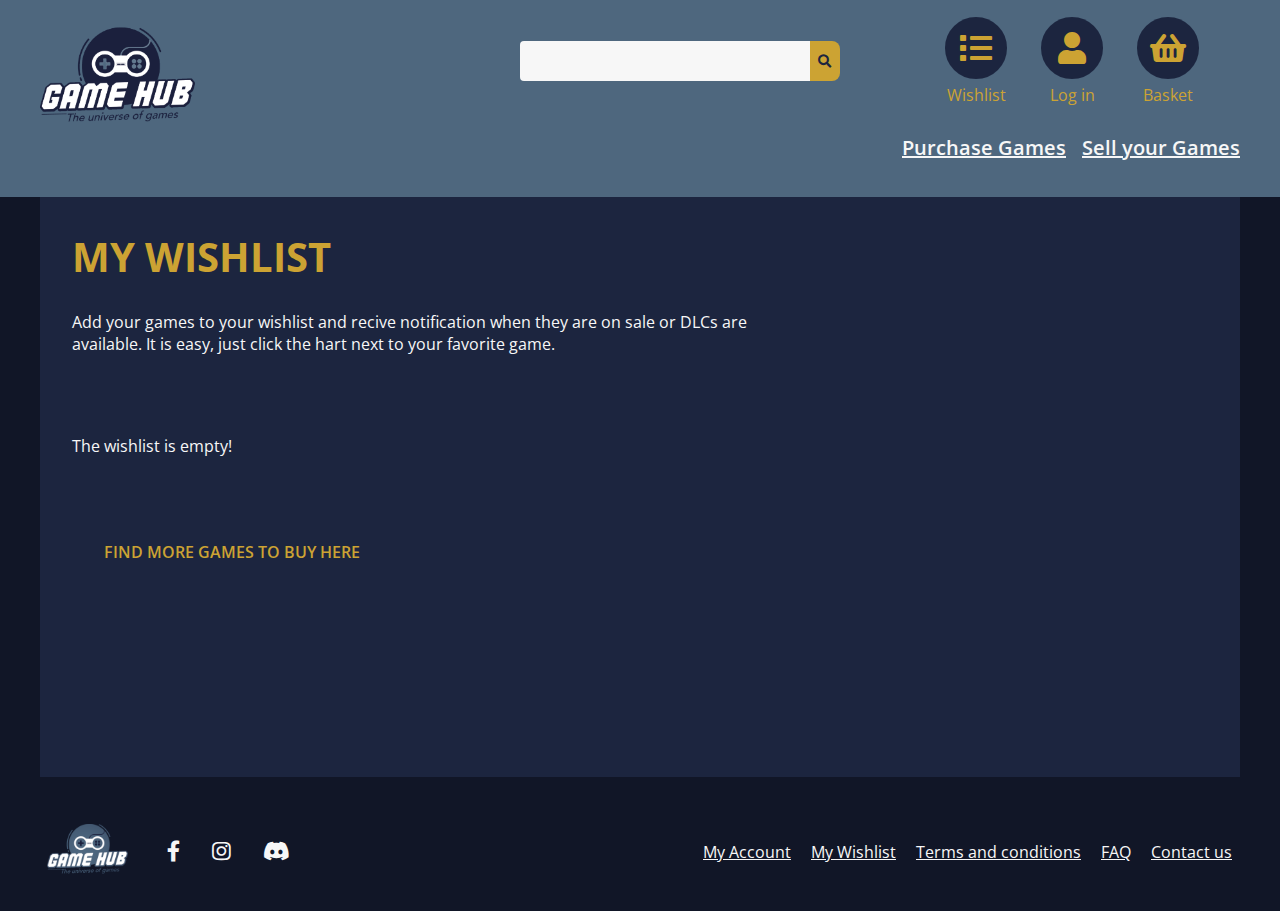
<file: wishlist.html>
<!DOCTYPE html>
<html lang="en">
    <head>
        <meta charset="UTF-8" />
        <meta http-equiv="X-UA-Compatible" content="IE=edge" />
        <meta name="viewport" content="width=device-width, initial-scale=1.0" />
        <title>My Wishlist | Gamehub - The universe of games</title>
        <link rel="preconnect" href="https://fonts.googleapis.com" />
        <link rel="preconnect" href="https://fonts.gstatic.com" crossorigin />
        <link
            href="https://fonts.googleapis.com/css2?family=Open+Sans:wght@400;600&family=Roboto:wght@300;700&display=swap"
            rel="stylesheet"
        />
        <link rel="stylesheet" href="https://cdnjs.cloudflare.com/ajax/libs/font-awesome/5.15.4/css/all.min.css" />

        <link rel="stylesheet" href="./styles/main.css" />
        <!-- Hotjar Tracking Code for https://noroff-interaction-design-ca.netlify.app -->
        <script>
            (function (h, o, t, j, a, r) {
                h.hj =
                    h.hj ||
                    function () {
                        (h.hj.q = h.hj.q || []).push(arguments);
                    };
                h._hjSettings = { hjid: 3144410, hjsv: 6 };
                a = o.getElementsByTagName('head')[0];
                r = o.createElement('script');
                r.async = 1;
                r.src = t + h._hjSettings.hjid + j + h._hjSettings.hjsv;
                a.appendChild(r);
            })(window, document, 'https://static.hotjar.com/c/hotjar-', '.js?sv=');
        </script>
    </head>
    <body id="wishlist">
        <header class="site-header">
            <div class="site-header__container cwc">
                <div class="branding">
                    <a href="/">
                        <img class="logo" src="./assets/logo.png" alt="Go to Gamehub frontpage" />
                    </a>
                    <a class="sr-only sr-only-focusable" href="#main-content">Skip to main content</a>
                </div>
                <button aria-label="Open Menu" class="hamburger">
                    <i class="fas fa-bars" aria-hidden="true"></i>
                    <span class="sr-only">Open menu</span>
                </button>
                <div id="mobile-menu" class="mobile-menu">
                    <div class="header-top-row">
                        <form role="search" class="search" action="/search.html" method="GET">
                            <label for="searchbox" class="sr-only">Search</label>
                            <input id="searchbox" type="search" name="q" role="searchbox" />
                            <button aria-label="Submit Search" class="btn-search" type="submit">
                                <i class="fas fa-search fa-2l" aria-hidden="true"></i>
                            </button>
                        </form>
                        <div class="utility-menu">
                            <a href="/wishlist.html" class="utility-btn" aria-label="Go to my wishlist">
                                <span class="fa-stack fa-2x">
                                    <i class="fas fa-circle fa-stack-2x primary" aria-hidden="true"></i>
                                    <i class="fas fa-list fa-stack-1x accent" aria-hidden="true"></i>
                                </span>
                                Wishlist
                            </a>
                            <a id="login-btn" href="/login.html" class="utility-btn">
                                <span class="fa-stack fa-2x">
                                    <i class="fas fa-circle fa-stack-2x primary" aria-hidden="true"></i>
                                    <i class="fas fa-user fa-stack-1x accent" aria-hidden="true"></i>
                                </span>
                                Log in
                            </a>
                            <a href="/basket.html" class="utility-btn">
                                <div id="basket-indicator" class="hidden" aria-hidden="true">2</div>
                                <span class="fa-stack fa-2x">
                                    <i class="fas fa-circle fa-stack-2x primary" aria-hidden="true"></i>
                                    <i class="fas fa-shopping-basket fa-stack-1x accent" aria-hidden="true"></i>
                                </span>
                                Basket
                            </a>
                        </div>
                    </div>
                    <nav class="main-nav" aria-label="main">
                        <ul role="list">
                            <li class="main-nav__item">
                                <a href="/games.html" class="main-nav__link">Purchase Games</a>
                            </li>
                            <li class="main-nav__item">
                                <a href="/sell-games.html" class="main-nav__link">Sell your Games</a>
                            </li>
                        </ul>
                    </nav>
                    <button aria-label="Close Menu" class="hamburger-close">
                        <i class="far fa-times-circle" aria-hidden="true"></i><span class="sr-only">Close Menu</span>
                    </button>
                </div>
            </div>
        </header>
        <main id="main-content" class="main-content cwc">
            <h1>My wishlist</h1>
            <div>
                <p>
                    Add your games to your wishlist and recive notification when they are on sale or DLCs are available.
                    It is easy, just click the hart next to your favorite game.
                </p>
            </div>
            <div class="wishlist">
                <ul id="wishlist-container"></ul>
            </div>
            <div>
                <a class="btn" href="/games.html">Find more games to buy here</a>
            </div>
        </main>
        <footer class="site-footer">
            <div class="cwc">
                <div class="footer-branding">
                    <div class="footer-logo">
                        <img src="./assets/footer-logo.png" alt="" />
                    </div>
                    <div class="some-links">
                        <ul>
                            <li class="some-link facebook fa-lg">
                                <a href="http://facebook.com"
                                    ><i class="fab fa-facebook-f" aria-hidden="true"></i
                                    ><span class="sr-only">Facebook</span></a
                                >
                            </li>
                            <li class="some-link instagram fa-lg">
                                <a href="http://instagram.com"
                                    ><i class="fab fa-instagram" aria-hidden="true"></i
                                    ><span class="sr-only">Instagram</span></a
                                >
                            </li>
                            <li class="some-link discord fa-lg">
                                <a href="http://discord.com"
                                    ><i class="fab fa-discord" aria-hidden="true"></i
                                    ><span class="sr-only">Discord</span></a
                                >
                            </li>
                        </ul>
                    </div>
                    <!-- end some-links -->
                </div>
                <!-- end footer-branding -->
                <nav class="footer-nav" aria-label="footer">
                    <ul role="list">
                        <li class="footer-nav__item">
                            <a href="/account.html" class="footer-nav__link">My Account</a>
                        </li>
                        <li class="footer-nav__item">
                            <a href="/wishlist.html" class="footer-nav__link">My Wishlist</a>
                        </li>
                        <li class="footer-nav__item">
                            <a href="/terms-and-conditions.html" class="footer-nav__link">Terms and conditions</a>
                        </li>
                        <li class="footer-nav__item">
                            <a href="/faq.html" class="footer-nav__link">FAQ</a>
                        </li>
                        <li class="footer-nav__item">
                            <a href="/contact-us.html" class="footer-nav__link">Contact us</a>
                        </li>
                    </ul>
                </nav>
            </div>
        </footer>
        <script type="module" src="./scripts/main.js"></script>
    </body>
</html>
</file>
<file: styles/main.css>
/*   RESETS   */
*,
*::before,
*::after {
    box-sizing: border-box;
}

body {
    margin: 0;
    padding: 0;
    margin-inline: auto;
    accent-color: var(--color-accent);
}

ul {
    list-style: none;
    padding-inline-start: 0;
}

img {
    max-height: 100%;
    max-width: 100%;
}

button {
    cursor: pointer;
    display: block;
    margin-inline: auto;
}

@media (min-width: 45.05rem) {
    button {
        display: inline-block;
    }
}

/* Custom Properties */
:root {
    --color-primary: hsl(226, 38%, 18%);
    --color-secondary: hsl(209, 24%, 40%);
    --color-accent: hsl(44, 60%, 50%);
    --color-background: hsl(226, 38%, 11%);

    --color-black: hsl(0, 0%, 5%);
    --color-light-grey: hsl(0, 0%, 95%);
    --color-medium-grey: hsl(0, 0%, 87%);
    --color-white: hsl(0, 0%, 97%);

    --ff-heading: 'Roboto', sans-serif;
    --ff-body: 'Open Sans', sans-serif;

    --max-page-width: 175rem;
    --max-content-width: 75rem;
    --header-height: 10rem;
    --footer-height: 25rem;
    --layout-height: 21rem;
    --logo-height: 5rem;
}

@media (min-width: 45.05rem) {
    :root {
        --logo-height: 7.5rem;
        --layout-height: 23.125rem;
    }
}

@media (min-width: 55rem) {
    :root {
        --layout-height: 20rem;
    }
}

/* GENERAL */
body {
    font-family: var(--ff-body);
    color: var(--color-white);
    background-color: var(--color-background);
    text-align: center;
    max-width: var(--max-page-width);
}

h1 {
    color: var(--color-accent);
    font-size: 1.5rem;
    margin-top: 0;
    text-transform: uppercase;
}

h2 {
    color: var(--color-accent);
    font-size: 1.25rem;
    margin-top: 0;
}
h3 {
    color: var(--color-accent);
    margin-top: 0;
}
h4 {
    color: var(--color-accent);
    margin-top: 0;
}

p {
    max-width: 75ch;
}

a {
    color: var(--color-accent);
}

a:hover,
a:focus-visible {
    color: var(--color-white);
}
.main-content {
    padding: 2rem;
    min-height: calc(100vh - var(--layout-height));
}

.cc {
    display: flex;
    justify-content: center;
    align-items: center;
}

.flex {
    display: flex;
    gap: 0.5em;
}
.flex.space-between {
    justify-content: space-between;
}

.flex-center {
    align-items: center;
}

.align-center {
    text-align: center;
    margin-inline: auto;
    justify-content: center;
}

.align-right {
    text-align: right;
    margin-left: auto;
    justify-content: flex-end;
}
.col-2 {
    display: flex;
    flex-direction: column;
    column-gap: 1rem;
}

.col-2 > * {
    margin-inline: auto;
}

.primary {
    color: var(--color-primary);
}

.secondary {
    color: var(--color-secondary);
}

.accent {
    color: var(--color-accent);
}
.mb0 {
    margin-bottom: 0;
}
.mia {
    margin-inline: auto;
}
.pb1 {
    padding-block: 1rem;
}

.pb2 {
    padding-block: 2rem;
}

.disabled {
    pointer-events: none;
    opacity: 0.5;
}

.contact-form .error-message:empty {
    display: none;
}
.contact-form .error-message {
    background-color: red;
    width: 100%;
    padding: 0.25rem;
    font-size: 14px;
}

.contact-form .error-list {
    border: 2px solid red;
    padding: 0.5rem;
    background-color: lightcoral;
}

.contact-form input.error,
.contact-form textarea.error {
    border: 1px solid red;
}

/* medium screens */
@media (min-width: 45.05rem) {
    body {
        text-align: left;
    }
    .col-2 {
        flex-direction: row;
    }
    h1 {
        font-size: 2.5rem;
    }
}

.toast-container.active {
    top: 1rem;
}

.toast-container {
    position: fixed;
    top: -100%;
    right: 50vw;
    translate: 50%;
    width: fit-content;
    min-width: 200px;
    max-width: 350px;
    background-color: hotpink;

    padding: 0.25rem 1rem;
    animation: forwards 0.75s ease-in-out;
}

.toast-container.success {
    color: white;
    background-color: hsl(120, 100%, 35%);
}
.toast-container.error {
    color: white;
    background-color: hsl(0, 100%, 50%);
}
.toast-container.info {
    color: white;
    background-color: hsl(240, 100%, 40%);
}
.toast-container.warning {
    color: white;
    background-color: hsl(46, 97%, 42%);
}

.toast-container p {
    margin: 0;
    padding: 0;
    font-size: 1.2rem;
}

/* HEADER */
.site-header {
    position: relative;
    height: var(--header-hight);
    background-color: var(--color-secondary);
    padding-inline: 1rem;
    padding-block: 1rem;
}

.site-header__container {
    display: flex;
    justify-content: center;
}

.branding img {
    max-height: var(--logo-height);
}

.search {
    display: flex;
    min-width: 225px;
    align-self: center;
}

.search input[type='search'] {
    padding: 0.5rem;
    border: none;
    background-color: var(--color-white);
    width: 100%;
    height: 2.5rem;
    font-size: 1.5rem;
    border-start-end-radius: 0;
    border-end-end-radius: 0;
}

.btn-search {
    border: none;
    color: var(--color-primary);
    background-color: var(--color-accent);
    width: 2rem;
    border-start-end-radius: 0.5rem;
    border-end-end-radius: 0.5rem;
}

.btn-search:hover {
    color: var(--color-accent);
    background-color: var(--color-primary);
}

.header-top-row {
    display: flex;
    flex-direction: column;
    gap: 3rem;
}

/* MENUS */
@media (min-width: 45.05rem) {
    .hamburger,
    .hamburger-close {
        display: none;
    }
}
@media (max-width: 45rem) {
    .mobile-menu {
        position: absolute;
        height: 1px;
        width: 1px;
        overflow: hidden;
    }
    .mobile-menu.active {
        position: fixed;
        background-color: var(--color-background);
        height: 100vh;
        width: 100vw;
        overflow: hidden;
        left: 0;
        right: 0;
        top: 0;
        bottom: 0;
        z-index: 1000;
    }
}
.hamburger {
    position: absolute;
    top: 0;
    bottom: 0;
    right: 2rem;
    color: var(--color-white);
    border: none;
    background: transparent;
    font-size: 2rem;
}

.hamburger-close {
    position: absolute;
    top: 1rem;
    right: 1rem;
    color: var(--color-white);
    border: none;
    background: transparent;
    font-size: 2rem;
    z-index: 1000;
}
.hamburger:hover,
.hamburger:focus-visible,
.hamburger:active,
.hamburger-close:hover,
.hamburger-close:focus-visible,
.hamburger-close:active {
    color: var(--color-accent);
}
.mobile-menu {
    display: flex;
    flex-direction: column;
    justify-content: center;
    align-items: center;
    gap: 2rem;
}

.main-nav ul {
    display: flex;
    gap: 1rem;
    font-weight: 600;
    flex-direction: column;
    font-size: 1.5rem;
}

.main-nav a,
.footer-nav a {
    color: inherit;
}

.main-nav a:hover,
.main-nav a:active,
.main-nav a:focus-visible,
.main-nav a.active,
.footer-nav a:hover,
.footer-nav a:focus-visible,
.footer-nav a:active,
.footer-nav a.active {
    color: var(--color-accent);
    font-weight: 600;
}

.utility-menu {
    display: flex;
    justify-content: center;
    gap: 1rem;
}

.utility-menu li:hover {
    background-color: var(--color-accent);
    color: var(--color-primary);
}

.utility-menu li:hover a,
.utility-menu li:hover button {
    color: var(--color-primary);
}

.utility-btn {
    display: flex;
    flex-direction: column;
    align-items: center;
    position: relative;
    text-decoration: none;
    gap: 0.25rem;
}

#basket-indicator {
    position: absolute;
    width: 1.25em;
    height: 1.25em;
    text-align: center;
    border-radius: 50%;
    color: var(--color-primary);
    background-color: var(--color-accent);
    z-index: 100;
    right: 5px;
}

#basket-indicator.hidden {
    display: none;
}

@media (min-width: 45.05rem) {
    .main-nav ul {
        flex-direction: row;
        font-size: 1.25rem;
    }
    .utility-menu {
        margin-inline-end: 2rem;
        justify-content: flex-end;
    }

    .mobile-menu {
        position: static;
        flex-direction: column;
        flex-wrap: wrap;
        justify-content: flex-end;
    }
    .mobile-menu.active {
        position: static;
    }
}

@media (min-width: 45.05rem) {
    .site-header__container {
        justify-content: space-between;
    }

    .mobile-menu {
        align-items: end;
        gap: 0.5rem;
        flex-grow: 1;
    }

    .header-top-row {
        flex-direction: row;
    }

    .utility-menu {
        justify-self: end;
    }

    .branding {
        align-self: baseline;
    }
}

@media (min-width: 55rem) {
    .header-top-row {
        gap: 6rem;
        justify-content: flex-end;
        width: 100%;
    }

    .search {
        width: 20rem;
    }
}

/* MAIN */
.cwc {
    max-width: var(--max-content-width);
    margin-inline: auto;
}
.main-content.cwc {
    background-color: var(--color-primary);
}

/* FOOTER */
.site-footer {
    background-color: var(--color-background);
    margin-block-start: 1rem;
    padding-block: 1rem;
    padding-inline: 1rem;
}

.site-footer .cwc {
    display: flex;
    flex-direction: column;
}

.footer-nav ul {
    display: flex;
    justify-content: space-evenly;
    flex-wrap: wrap;
    padding: 0.5rem;
    gap: 0.5rem;
}
.footer-nav li {
    padding-block: 0.5rem;
}

.footer-branding {
    display: flex;
    gap: 2rem;
    justify-content: center;
    align-items: center;
}

.some-links {
    display: flex;
    flex-direction: row;
}

.some-links ul {
    display: flex;
    gap: 2rem;
    align-items: center;
}

.some-link a {
    display: inline-block;
    color: var(--color-white);
}

.some-link a:hover,
.some-link a:active,
.some-link a:focus-visible {
    color: var(--color-accent);
}

@media (min-width: 45.05rem) {
    .footer-branding {
        justify-content: flex-start;
    }
    .footer-nav ul {
        justify-content: flex-start;
        gap: 1rem;
    }
}

@media (min-width: 55rem) {
    .site-footer .cwc {
        flex-direction: row;
        justify-content: space-between;
    }

    .footer-nav ul {
        gap: 1.25rem;
    }
}

/* COMPONENTS */

.btn {
    display: inline-block;
    width: max-content;
    margin-inline: auto;
    text-transform: uppercase;
    text-decoration: none;
    font-weight: 600;
    padding: 0.25em 2em;
    border: none;
    border-radius: 5px;
}

.btn-primary {
    background-color: var(--color-accent);
    color: var(--color-primary);
}

.btn-primary:hover {
    background-color: var(--color-secondary);
    color: var(--color-accent);
}

.btn-secondary {
    color: var(--color-white);
    background-color: var(--color-secondary);
    border: 1px solid var(--color-secondary);
}

.btn-secondary:hover,
.btn-secondary:focus-visible {
    background-color: var(--background-color);
}

button.link {
    border: none;
    background-color: transparent;
    color: var(--color-white);
    text-decoration: underline;
}

.radio-pill {
    display: flex;
    align-items: center;
    gap: 0.5rem;
    background-color: var(--color-secondary);
    padding: 0.25rem 0.5rem;
    border-radius: 0.75rem;
    width: max-content;
}

input[type='radio']:checked ~ .radio-pill {
    background-color: var(--color-accent);
}

/* Wishlist toggle */

.wishlist-btn {
    border: none;
    background: transparent;
    margin: 0;
}

.wishlist-btn svg > path.wishlist-toggle-full {
    fill: transparent;
}

.wishlist-btn:hover svg > path.wishlist-toggle-full {
    fill: var(--color-accent);
    opacity: 0.75;
}

.wishlist-btn svg > path.wishlist-toggle-line,
.wishlist-btn[data-active='true'] svg > path.wishlist-toggle-full {
    fill: var(--color-accent);
}

.wishlist-toggle {
    height: 1.75em;
    left: 0;
    bottom: 0;
    pointer-events: none;
}

/* Reviews pill */

.reviews {
    display: flex;
    flex-direction: column;
    align-items: center;
    gap: 3rem;
}

.review-container {
    --star-size: 1.75rem;
    --star-color: var(--color-primary);
    --star-background: var(--color-accent);
    display: flex;
    align-items: center;
    gap: 0.75em;
    background-color: var(--color-secondary);
    width: max-content;
    padding: 0.5em;
    border-radius: 2.25em;
}
.review-container.dark {
    --star-color: var(--color-secondary);
    --star-background: var(--color-accent);
    background-color: var(--color-primary);
}

.rating {
    color: var(--color-accent);
    margin-inline-end: 0.25em;
}

.rating-stars {
    --percent: calc(var(--rating) / 5 * 100%);
    display: inline-block;
    font-size: var(--star-size);
    font-family: Arial;
    line-height: 1;
}

.rating-stars::before {
    content: '★★★★★';
    letter-spacing: 3px;
    background: linear-gradient(90deg, var(--star-background) var(--percent), var(--star-color) var(--percent));
    background-clip: text;
    -webkit-background-clip: text;
    -webkit-text-fill-color: transparent;
}
@media (min-width: 45.05rem) {
    .reviews {
        flex-direction: row;
    }
}

/* Stock level indicator */
.stock-indicator {
    color: limegreen;
    margin-right: 5px;
}

.stock-indicator.warning {
    color: yellow;
}

.stock-indicator.danger {
    color: red;
}

/* Large horizontal card */
.card-large {
    display: flex;
    flex-direction: column;
    justify-content: space-between;
    align-items: center;
    background-color: var(--color-secondary);
    padding: 1.5rem;
    border-radius: 1rem;
    gap: 1rem;
    margin-block-end: 2rem;
}

.card-large .title {
    margin-block: 0.25rem;
}

.card-large a {
    text-decoration: none;
}

.card-large .buy-product {
    text-align: center;
    width: max-content;
}

.card-large .price {
    font-size: 2.5rem;
    font-weight: 600;
    margin-block: 0.25rem;
}

.card-large .add-to-cart {
    font-size: 1.25rem;
}
.card-large .stock {
    margin-block: 0.25rem;
}

.card-large .product-image {
    height: 250px;
}

@media (min-width: 45.05rem) {
    .card-large {
        flex-direction: row;
    }
}

@media (min-width: 55rem) {
}

/* jumbotron */
.jumbotron {
    background-repeat: no-repeat;
    background-size: cover;
    text-align: center;
    padding-block: 2rem;
    display: flex;
    align-items: center;
    justify-content: center;
    height: calc(100vh - 15rem);
    background-color: var(--color-primary);
}

.jumotron__content {
    padding-inline: 1rem;
}

.jumotron__heading {
    color: var(--color-accent);
    font-size: 3.5rem;
    margin-block-end: 1rem;
}

.section__heading {
    font-size: 2rem;
    padding: 0.5rem;
}

.section__link {
    margin-block-end: 2rem;
}
@media (min-width: 45.05rem) {
    .jumotron__heading {
        font-size: 4.5rem;
    }
}

@media (min-width: 55rem) {
    .jumotron__heading {
        font-size: 6rem;
    }
}

/* DETAILS */
details {
    margin-bottom: 1rem;
    max-width: 680px;
    cursor: pointer;
}

details summary {
    color: var(--color-primary);
    background-color: var(--color-accent);
    font-size: 1.5rem;
    font-weight: 600;
    padding: 0.5rem 1rem;
}
details p {
    background-color: var(--color-secondary);
    padding: 0.5rem 1rem;
    margin: 0;
}

/* Forms */
form h1 {
    font-size: 2rem;
}
input {
    border: none;
    border-radius: 0.25rem;
    height: 2em;
    background-color: var(--color-secondary);
}

select {
    border-radius: 0.25rem;
    height: 2em;
}

textarea {
    height: 10.25rem;
    width: 100%;
    resize: none;
    border-radius: 0.25rem;
}
.center-form {
    max-width: 25rem;
    margin-block: auto;
    margin-inline: auto;
    display: flex;

    padding: 2rem;
    flex-direction: column;
    align-items: center;
    border: 0.5rem solid var(--color-secondary);
    border-radius: 1rem;
}

.center-form label {
    margin-bottom: 0.5rem;
}

.center-form input {
    margin-bottom: 1rem;
    width: 100%;
    font-size: 1.25rem;
}

.center-form a {
    margin-top: 1rem;
    font-size: 0.75rem;
}

.radio-group {
    display: flex;
    gap: 1rem;
    margin-bottom: 1rem;
}

.form-control {
    display: flex;
    align-items: center;
    margin-bottom: 1rem;
}

.form-control-btns {
    flex-direction: column-reverse;
    justify-content: center;
    align-items: center;
    gap: 1rem;
}

input[type='text'] {
    width: 250px;
    padding: 0.25rem;
}

@media (min-width: 45.05rem) {
    label.short {
        width: 50px;
    }
    input.short {
        width: 50px;
    }

    input.medium {
        width: 135px;
    }
    .form-control label {
        width: 145px;
    }
}

@media (min-width: 55rem) {
}

/* Productlist */
.product__list {
    display: grid;
    grid-template-columns: repeat(auto-fit, minmax(250px, 1fr));
    gap: 2rem;
}

.product__image,
.product-image {
    cursor: pointer;
}

.product__card a {
    text-decoration: none;
}

.product__title {
    color: var(--color-white);
    text-decoration: none;
    margin: 0;
    text-align: left;
}

.product__header {
    display: flex;
    justify-content: space-between;
    align-items: center;
}

.product__price {
    font-size: 1.25rem;
    font-weight: 600;
}

.product__footer {
    display: flex;
    justify-content: space-between;
    align-items: center;
}

.add-to-cart {
    border: none;
    color: var(--color-primary);
    background-color: var(--color-accent);
    padding-block: 0.25em;
    padding-inline: 0.75em;
    border-radius: 5px;
    margin-block: 0.5rem;
    margin-inline: 0;
}

.add-to-cart:hover,
.add-to-cart:focus-visible {
    color: var(--color-accent);
    background-color: var(--color-secondary);
}

/* 404 PAGE */
body#page-not-found {
    text-align: center !important;
}

#page-not-found h1 {
    font-size: 7rem;
}
#page-not-found p {
    font-size: 2rem;
    text-align: center;
}

/* FRONT PAGE  */

#front-page .jumbotron {
    background-image: url('../assets/images/keys.webp');
    background-blend-mode: overlay;
}

.countdown {
    text-align: center;
    font-size: 0.875rem;
}

.timer {
    font-size: 2.375rem;
    padding-inline: 0.2rem;
}

@media (min-width: 45.05rem) {
    .jumotron__subheading,
    .countdown {
        font-size: 1.25rem;
    }

    .timer {
        font-size: 2.5em;
    }
}

@media (min-width: 55rem) {
    .jumotron__subheading,
    .countdown {
        font-size: 2rem;
    }
}

/* SELL GAMES PAGE */
.sell-section {
    max-width: 75ch;
    display: flex;
    flex-direction: column;
    align-items: center;
    margin-bottom: 3rem;
}

.sell-section.inactive {
    opacity: 0.25;
}

#ean-form {
    margin-bottom: 1rem;
}

.step-label {
    font-size: 4rem;
    border-radius: 50%;
    width: 5.5rem;
    height: 5.5rem;
    text-align: center;
    color: var(--color-primary);
    background-color: var(--color-accent);
}

/* SINGLE PRODUCT PAGE */
#single-game .single-game {
    display: flex;
    flex-direction: column;
    gap: 3rem;
}

#single-game .product-image {
    max-width: 25rem;
}

#single-game .buy-product {
    display: flex;
    flex-direction: column;
    align-items: center;
    gap: 3rem;
    margin-block: 3rem;
}

#single-game .btn {
    height: max-content;
    font-size: 1.5rem;
    margin: 0;
}

#single-game .price {
    font-size: 2.75rem;
    font-weight: 600;
    margin: 0;
}
#single-game .stock {
    font-size: 1rem;
    margin: 0;
}

#single-game td li {
    display: inline-table;
    list-style: none;
}

#single-game th {
    padding-right: 2rem;
}

#single-game .game-info {
    padding: 1rem;
    background-color: var(--color-secondary);
    border-radius: 0.5rem;
    max-width: 100%;
}

@media (min-width: 45.05rem) {
    #single-game .single-game {
        flex-direction: row;
    }
    #single-game .buy-product {
        flex-direction: row;
    }
}

@media (min-width: 55rem) {
    #single-game .game-info {
        max-width: 90%;
    }
}

/* SHOPPING BASKET PAGE  */
.basket-items {
    margin-inline: auto;
    width: 100%;
    border-radius: 5px;
    overflow: hidden;
    border-collapse: collapse;
    vertical-align: top;
}

.basket-items tr {
    padding: 3px 0;
}

.basket-items td {
    vertical-align: top;
}

.basket-header {
    background-color: var(--color-secondary);
}

.product-image-cell {
    width: 125px;
    padding: 0.25rem;
}

.product-qty-cell {
    width: 65px;
}

.product-price-cell {
    width: 65px;
}

.product-total-cell {
    width: 65px;
}

.product-delete-cell {
    width: 30px;
}

.basket-items input[type='number'] {
    width: 3em;
}

.basket-footer {
    background-color: var(--color-secondary);
}

.remove-from-cart-btn {
    border: none;
    background: transparent;
}

.remove-from-cart-btn svg {
    width: 1rem;
    height: 1rem;
}

.remove-from-cart-btn path {
    fill: var(--color-white);
}

/* CONTACT US PAGE */
.contact-form {
    display: flex;
    flex-direction: column;
    max-width: 25rem;
}
.contact-form *:is(input, select, textarea) {
    background-color: var(--color-secondary);
    width: 100%;
    padding: 0.2em 0.5em;
    border: none;
    color: var(--color-white);
}
.form-control {
    display: flex;
    flex-direction: column;
    justify-content: space-between;
    align-items: flex-start;
    margin-block-end: 1rem;
}
.terms {
    display: flex;
    flex-direction: row;
    gap: 0.5rem;
    justify-content: flex-start;
    align-items: center;
    margin-block-end: 2rem;
}

.terms input {
    width: max-content;
}
.terms label {
    font-size: 0.75rem;
}

.contact-detail .fa-stack {
    font-size: 1.5rem;
}

.contact-details {
    margin-inline: auto;
}
.contact-detail {
    display: flex;
    flex-direction: row;
    justify-content: flex-start;
    align-items: center;
    column-gap: 1.5rem;
    width: fit-content;
    margin-block-end: 1rem;
}

.contact-detail *:is(a, address) {
    color: var(--color-white);
    text-decoration: none;
    font-size: 1.25rem;
    font-style: normal;
}

.map {
    display: none;
}

@media (max-width: 45rem) {
    /* small screens */
    .product-image-cell {
        display: none;
    }

    .product-qty-cell,
    .product-price-cell,
    .product-total-cell,
    .product-delete-cell {
        width: min-content;
    }
}

@media (min-width: 45.05rem) {
    /* medium screens */

    .map {
        display: block;
    }
}
/* @media (min-width: 55rem) { */
/* large screens */
/* } */

/* ACCESSABILLITY */

.sr-only {
    border: 0 !important;
    clip: rect(1px, 1px, 1px, 1px) !important;
    -webkit-clip-path: inset(50%) !important;
    clip-path: inset(50%) !important;
    height: 1px !important;
    margin: -1px !important;
    overflow: hidden !important;
    padding: 0 !important;
    position: absolute !important;
    width: 1px !important;
    white-space: nowrap !important;
}

.sr-only-focusable:focus,
.sr-only-focusable:active {
    clip: auto !important;
    -webkit-clip-path: none !important;
    clip-path: none !important;
    height: auto !important;
    margin: auto !important;
    overflow: visible !important;
    width: auto !important;
    white-space: normal !important;
}

*:focus-visible {
    outline: var(--color-accent) solid 0.25rem;
    outline-offset: 0.1rem;
}
</file>
